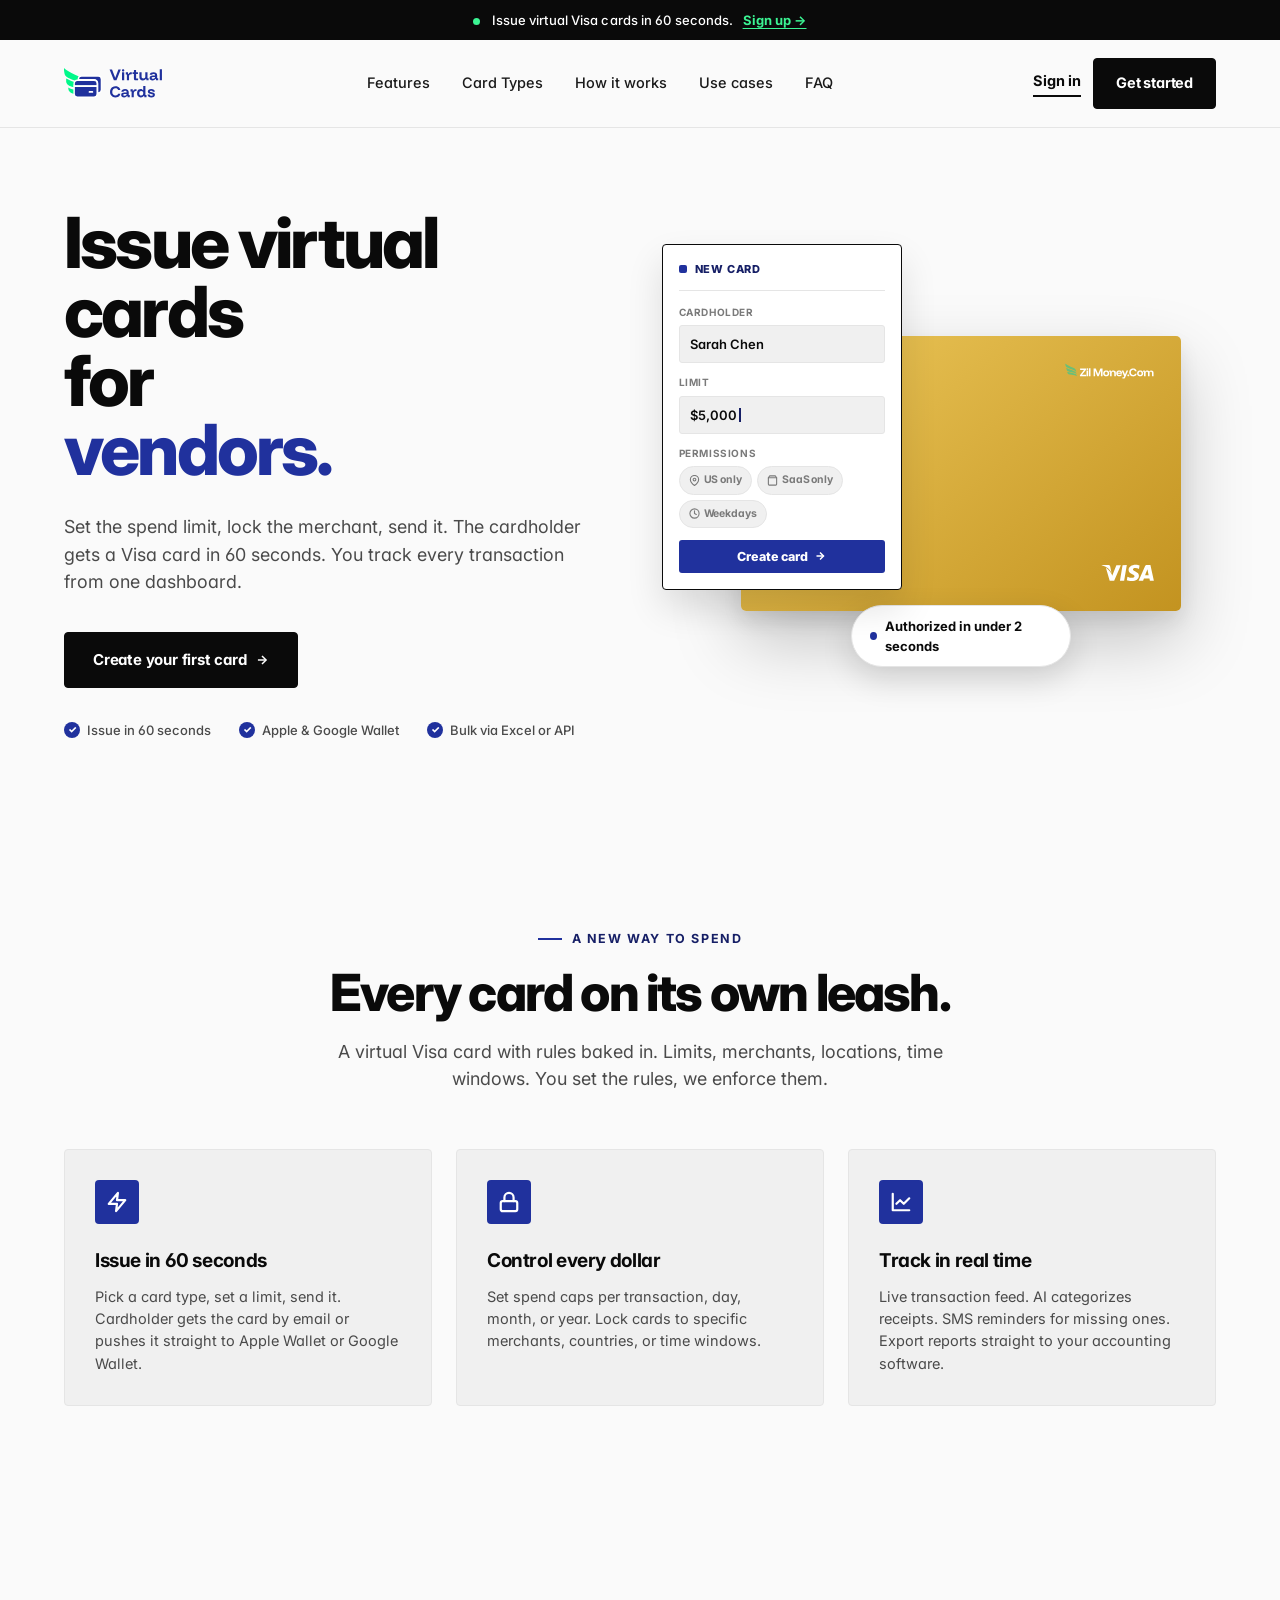
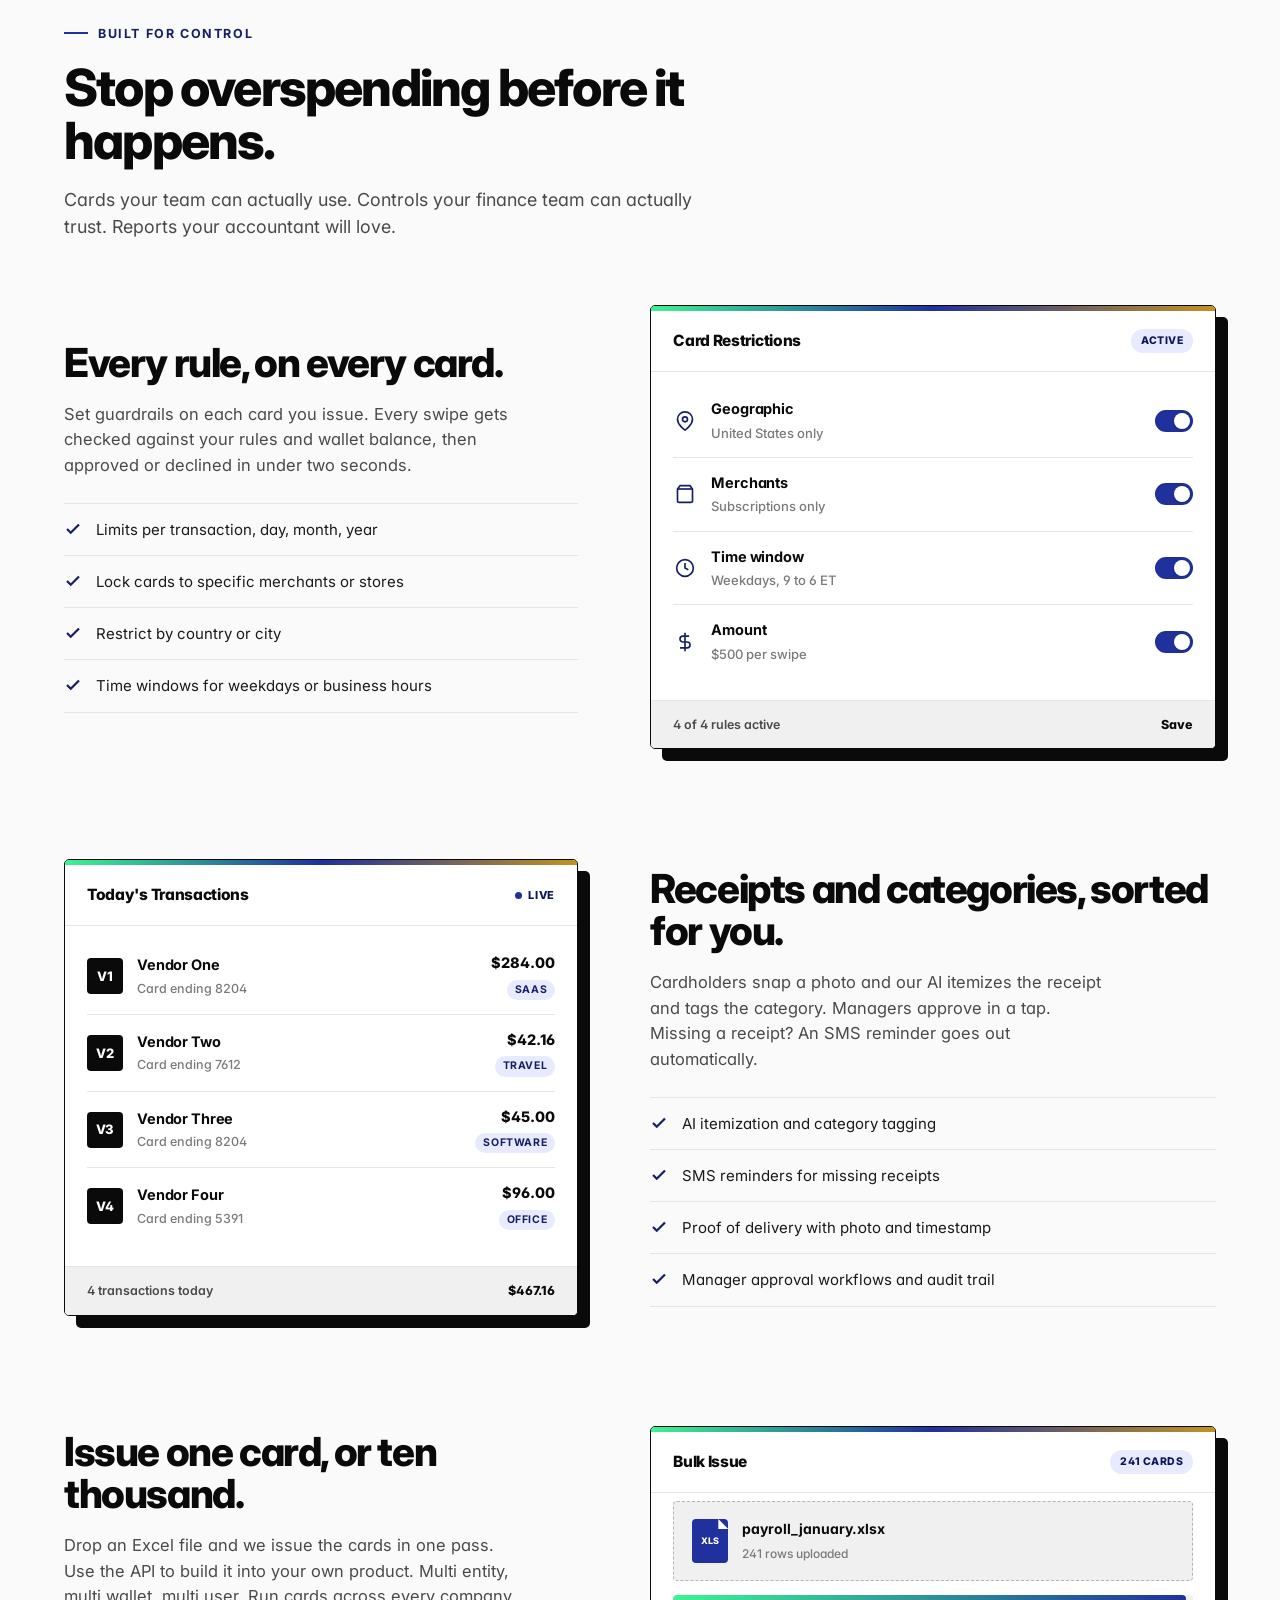
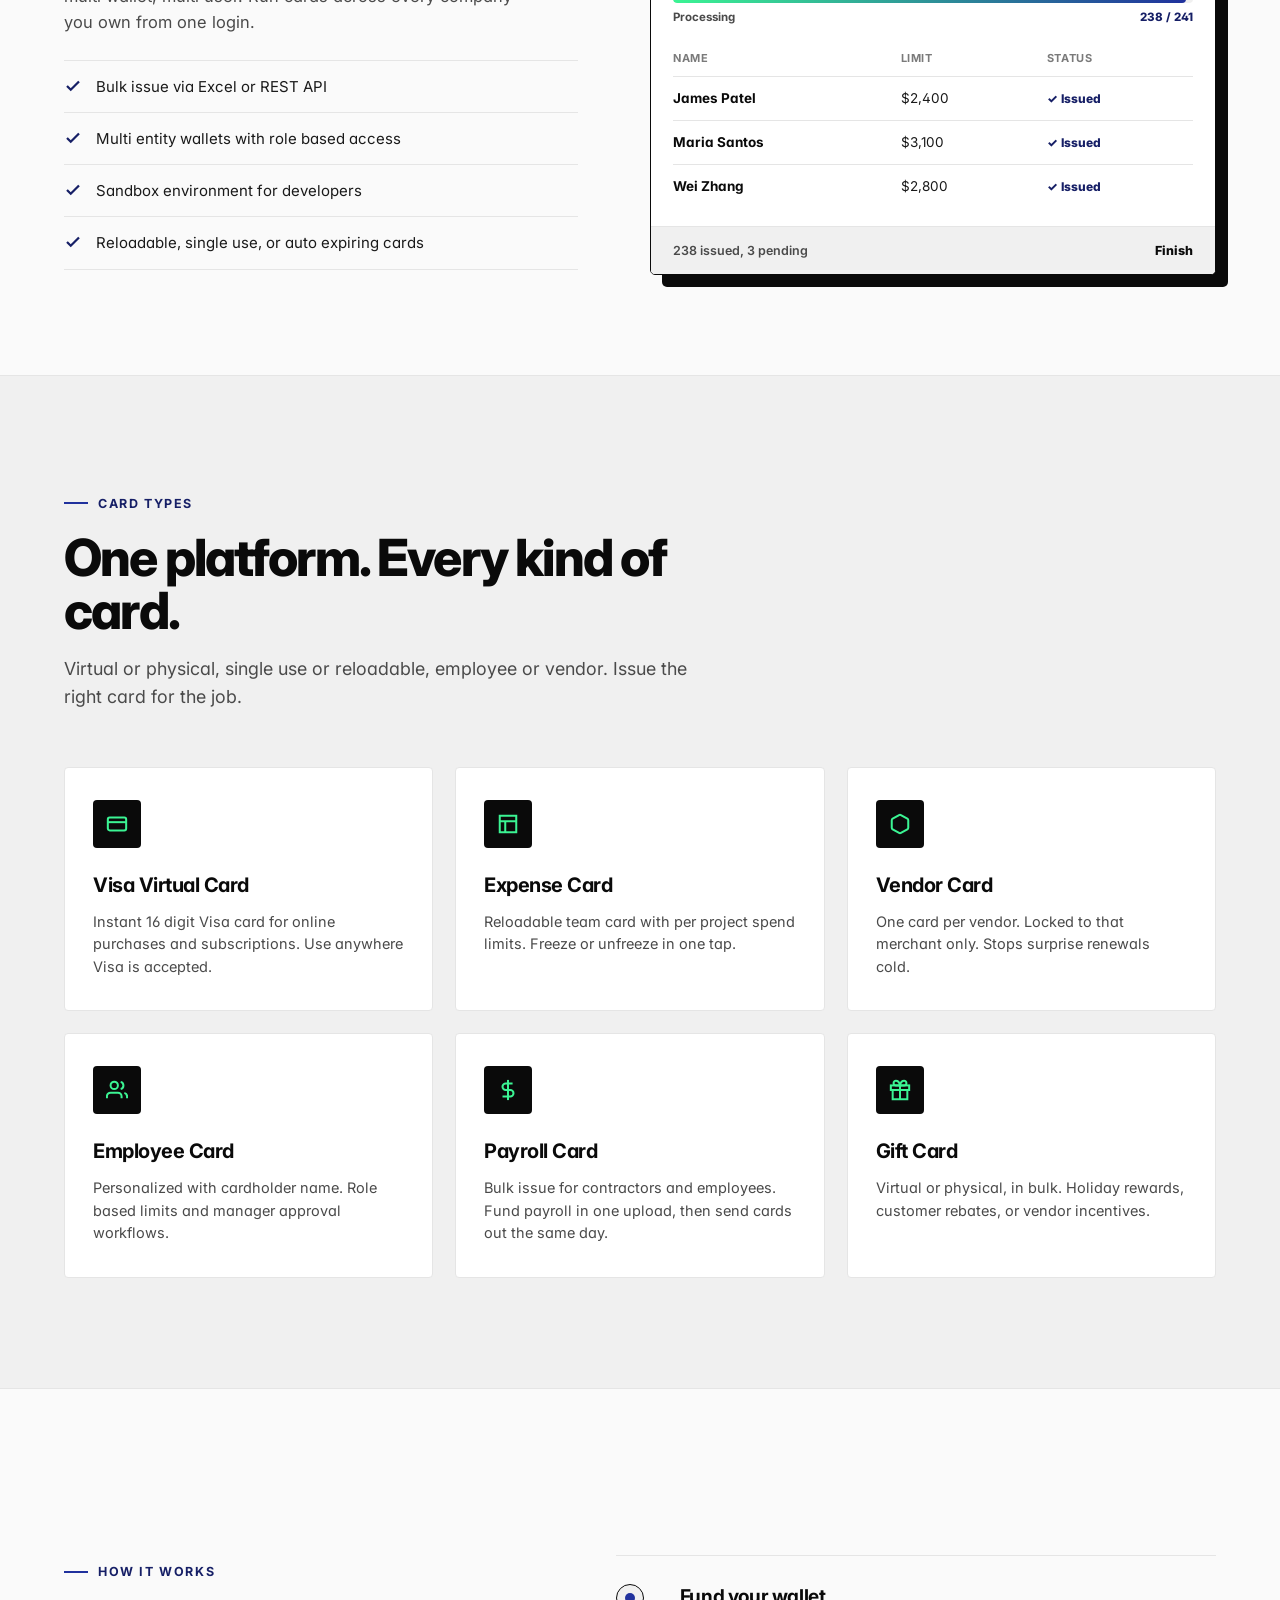
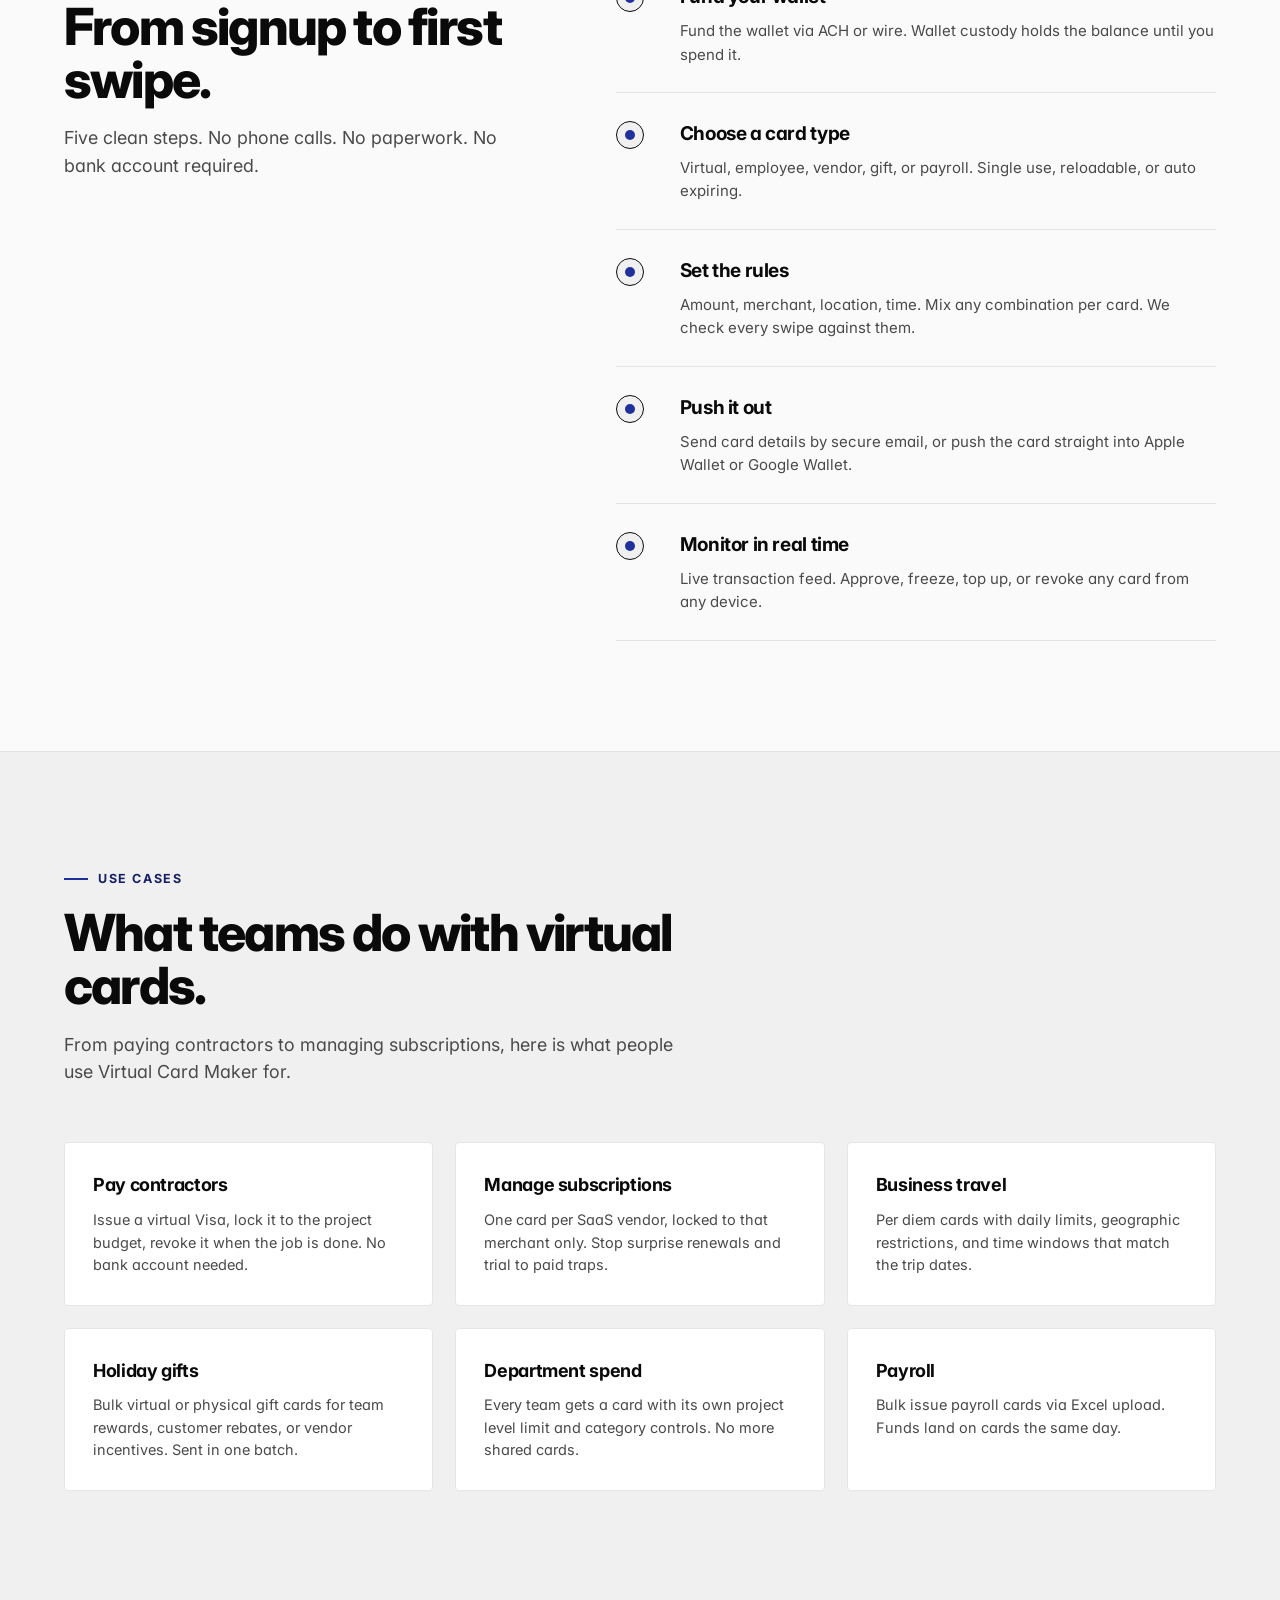
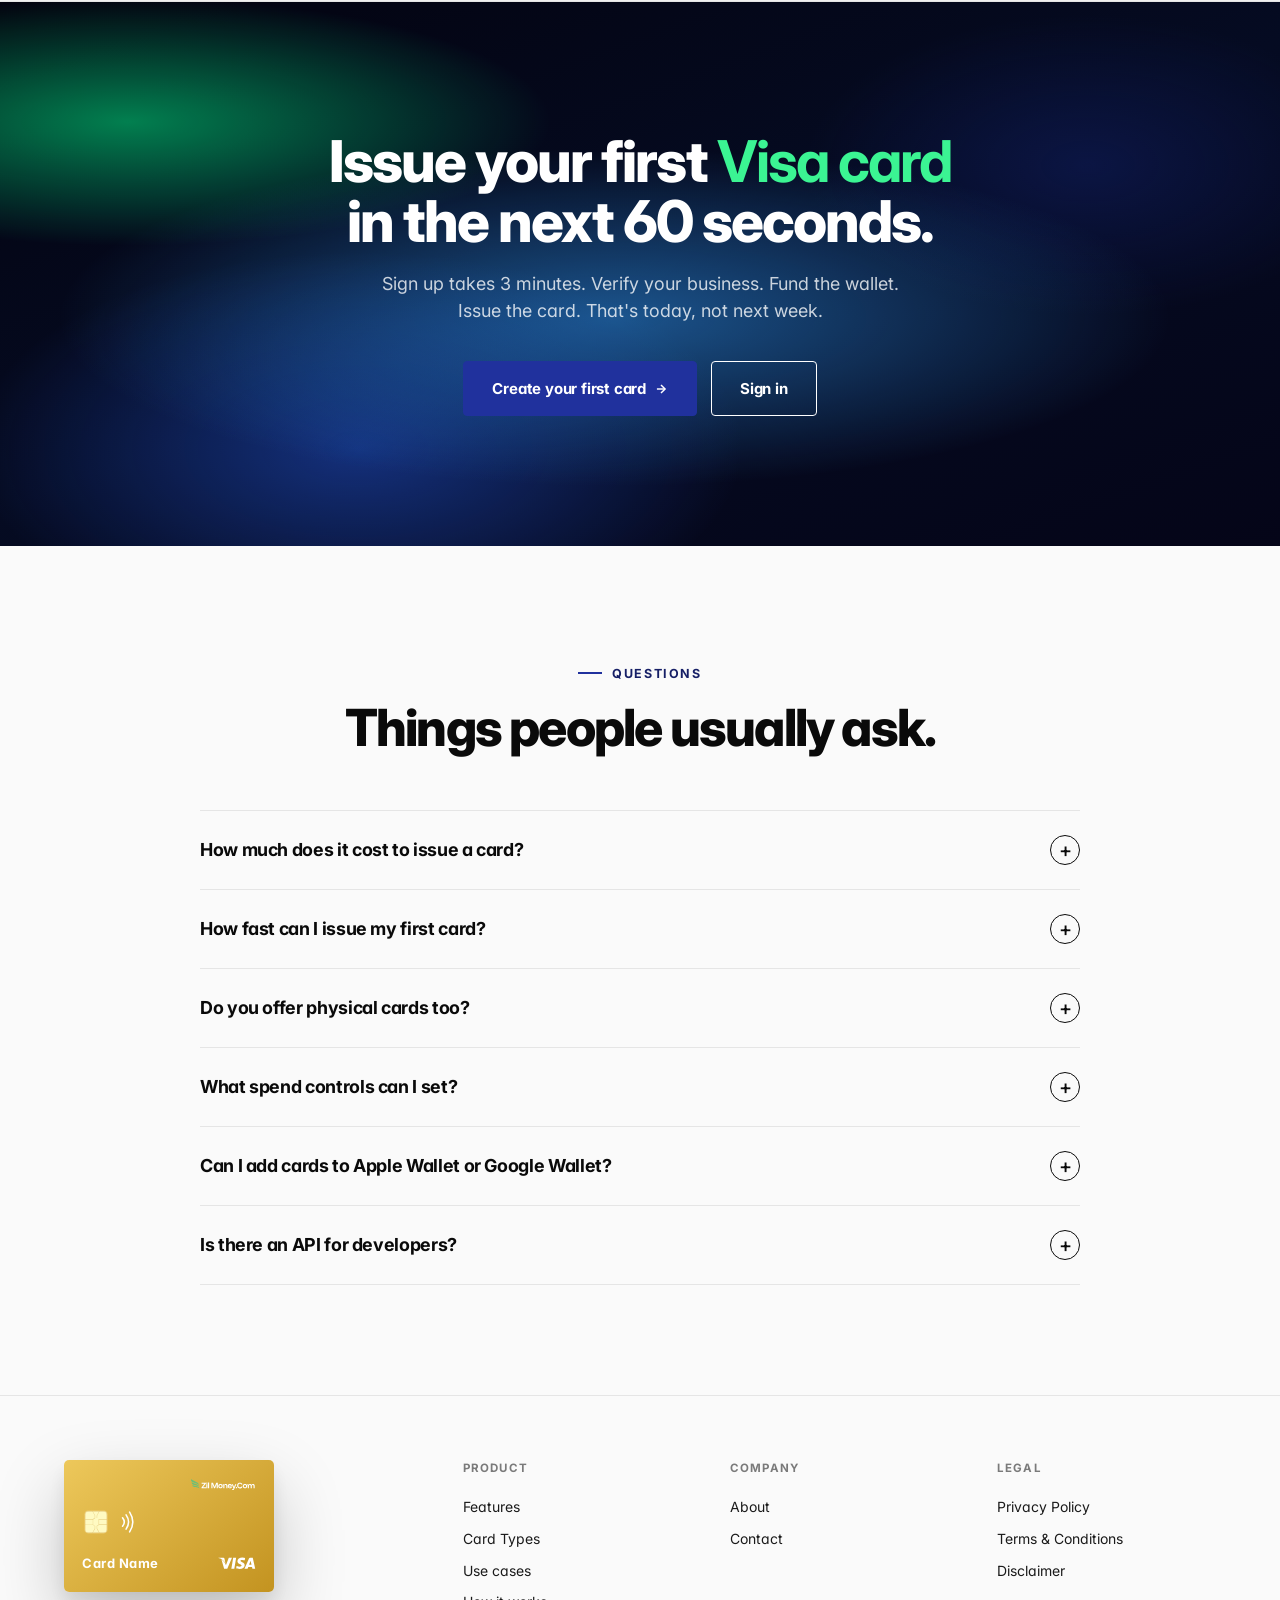
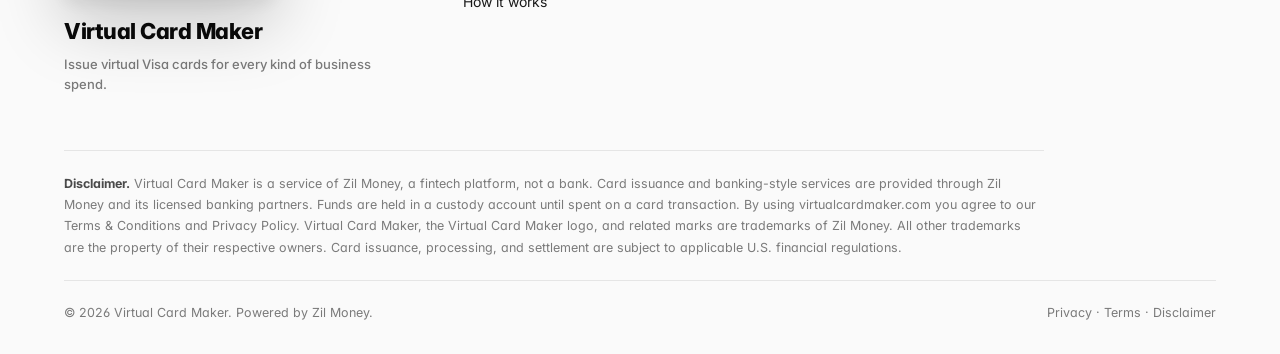
<file: index.html>
<!DOCTYPE html>
<html lang="en">
<head>
<meta charset="UTF-8" />
<meta name="viewport" content="width=device-width, initial-scale=1.0" />
<title>Virtual Card Maker. Issue virtual Visa cards in 60 seconds.</title>
<meta name="description" content="Issue virtual Visa cards for payroll, vendors, subscriptions, and team expenses. Set spend limits, lock merchants, and track every transaction from one dashboard." />
<meta name="google-site-verification" content="fLqF7Zcdxk2ZRZaVAarJKv1bZun5I27BjCkMNfFPQQI" />
<!-- Google tag (gtag.js) -->
<script async src="https://www.googletagmanager.com/gtag/js?id=G-BGXBHG17B0"></script>
<script>
  window.dataLayer = window.dataLayer || [];
  function gtag(){dataLayer.push(arguments);}
  gtag('js', new Date());
  gtag('config', 'G-BGXBHG17B0');
</script>
<link rel="preconnect" href="https://fonts.googleapis.com">
<link rel="preconnect" href="https://fonts.gstatic.com" crossorigin>
<link href="https://fonts.googleapis.com/css2?family=Inter:wght@400;500;600;700;800;900&display=swap" rel="stylesheet">
<style>
  :root {
    --gold:        #20319D; /* Deep Royal Blue - primary brand accent */
    --gold-dark:   #161F66; /* darker royal blue for hover */
    --gold-bright: #3BF493; /* Neon Green - live indicators */
    --gold-deep:   #0E165C; /* deepest royal blue text */
    --gold-tint:   #E8EBFF; /* light blue bg */
    --gold-tint-2: #C5CBFF; /* light blue border */
    --card-1:      #EDC85B; /* Gold - card top */
    --card-2:      #C39320; /* Gold - card bottom */
    --black:       #0A0A0A;
    --ink-1:       #1A1A1A;
    --ink-2:       #4A4A4A;
    --ink-3:       #7A7A7A;
    --ink-4:       #B5B5B5;
    --white:       #FFFFFF;
    --bg:          #FAFAFA;  /* main whiteish background */
    --off-white:   #F0F0F0;  /* lightish gray for alt sections */
    --line:        #E5E5E5;
  }

  *, *::before, *::after { box-sizing: border-box; margin: 0; padding: 0; }
  html { scroll-behavior: smooth; -webkit-text-size-adjust: 100%; }
  body {
    font-family: 'Inter', -apple-system, BlinkMacSystemFont, 'Segoe UI', system-ui, sans-serif;
    font-size: 16px; line-height: 1.55;
    background: var(--bg); color: var(--ink-1);
    -webkit-font-smoothing: antialiased;
    overflow-x: hidden;
    font-feature-settings: 'cv02', 'cv03', 'cv04', 'cv11';
  }
  ::selection { background: var(--gold); color: var(--black); }

  .wrap { width: 90%; max-width: 1500px; margin: 0 auto; }
  .wrap-narrow { width: 90%; max-width: 1100px; margin: 0 auto; }

  /* HIGHLIGHT */
  .hl-line {
    position: relative; color: var(--black); font-weight: 700; display: inline-block;
  }
  .hl-line::after {
    content: ''; position: absolute; left: -2%; right: -2%; bottom: 0.05em;
    height: 0.38em; background: var(--gold); opacity: 0.5; z-index: -1;
  }

  /* ANIMATIONS */
  @keyframes blink { 50% { opacity: 0.3; } }
  @keyframes floatY { 0%, 100% { transform: translateY(0); } 50% { transform: translateY(-8px); } }
  @keyframes contactlessPulse {
    0%, 100% { opacity: 0.25; }
    50% { opacity: 1; }
  }
  .reveal { opacity: 0; transform: translateY(16px); transition: opacity .7s ease, transform .7s ease; }
  .reveal.visible { opacity: 1; transform: translateY(0); }
  @media (prefers-reduced-motion: reduce) { *, *::before, *::after { animation: none !important; transition: none !important; } }

  /* TOP BAR */
  .topbar {
    background: var(--black); color: var(--white);
    font-size: 13px; padding: 10px 0; text-align: center;
    font-weight: 500; letter-spacing: 0.1px;
  }
  .topbar .dot {
    display: inline-block; width: 7px; height: 7px;
    border-radius: 50%; background: var(--gold-bright);
    margin-right: 8px; vertical-align: middle; animation: blink 1.6s infinite;
  }
  .topbar b { color: var(--gold-bright); font-weight: 700; }

  /* NAV */
  nav.nav {
    position: sticky; top: 0; z-index: 50;
    background: rgba(250, 250, 250, 0.88);
    backdrop-filter: blur(10px);
    -webkit-backdrop-filter: blur(10px);
    border-bottom: 1px solid var(--line);
  }
  .nav-inner {
    width: 90%; max-width: 1500px; margin: 0 auto;
    display: flex; align-items: center; justify-content: space-between;
    padding: 18px 0;
  }
  .logo {
    display: inline-flex; align-items: center; gap: 14px;
    text-decoration: none; color: var(--black);
  }
  .logo-svg { height: 30px; width: auto; display: block; }
  .logo-divider { width: 1px; height: 22px; background: var(--line); }
  .logo-product {
    font-weight: 700; color: var(--black);
    font-size: 15px; letter-spacing: -0.3px;
  }
  .nav-links { display: flex; gap: 32px; }
  .nav-links a {
    color: var(--ink-1); text-decoration: none;
    font-size: 14.5px; font-weight: 500; transition: color .15s;
  }
  .nav-links a:hover { color: var(--gold-dark); }
  .nav-cta { display: flex; gap: 12px; align-items: center; }

  /* BUTTONS */
  .btn {
    display: inline-flex; align-items: center; gap: 8px;
    padding: 13px 22px; font-size: 14.5px; font-weight: 700;
    text-decoration: none; cursor: pointer;
    font-family: inherit; letter-spacing: -0.2px;
    transition: all .18s ease;
    border: 1.5px solid var(--black); background: transparent; color: var(--black);
    border-radius: 4px;
  }
  .btn:hover { background: var(--black); color: var(--white); }
  .btn-gold {
    background: var(--black); border-color: var(--black); color: var(--white);
  }
  .btn-gold:hover {
    background: var(--gold); border-color: var(--gold); color: var(--white);
    transform: translateY(-1px);
    box-shadow: 0 12px 28px rgba(32, 49, 157, 0.32);
  }
  .btn-lg { padding: 15px 28px; font-size: 15px; }
  .btn-link {
    background: transparent; border: 0; padding: 0 0 2px 0;
    color: var(--black); font-weight: 700; font-size: 14.5px;
    text-decoration: none; cursor: pointer;
    border-bottom: 2px solid var(--black); font-family: inherit;
  }
  .btn-link:hover { color: var(--gold-dark); border-bottom-color: var(--gold); }

  /* HERO */
  .hero { padding: 80px 0 72px; position: relative; }
  .hero-grid {
    display: grid; grid-template-columns: 1.1fr 1fr;
    gap: 80px; align-items: center;
  }
  .hero-pill {
    display: inline-flex; align-items: center; gap: 8px;
    background: var(--gold-tint); border: 1px solid var(--gold-tint-2);
    padding: 6px 14px 6px 6px; border-radius: 100px;
    font-size: 12.5px; color: var(--gold-deep); font-weight: 600;
    margin-bottom: 28px;
  }
  .hero-pill-chip {
    background: var(--gold); color: var(--white);
    font-size: 10.5px; padding: 3px 10px; border-radius: 100px;
    text-transform: uppercase; font-weight: 800; letter-spacing: 0.6px;
  }
  .pill-dot {
    width: 8px; height: 8px; border-radius: 50%;
    background: var(--gold-bright);
    animation: blink 1.6s infinite;
    display: inline-block;
    box-shadow: 0 0 0 0 var(--gold-bright);
  }

  /* H1 rotating word */
  .rotator {
    display: inline-block;
    position: relative;
    min-width: 11ch;
    height: 1em;
    vertical-align: bottom;
    text-align: left;
    color: var(--gold);
  }
  .rotator-word {
    position: absolute;
    top: 0; left: 0;
    white-space: nowrap;
    opacity: 0;
    transform: translateY(0.5em);
    transition: opacity 0.55s cubic-bezier(0.16, 1, 0.3, 1),
                transform 0.55s cubic-bezier(0.16, 1, 0.3, 1);
  }
  .rotator-word.in {
    opacity: 1;
    transform: translateY(0);
  }
  .rotator-word.out {
    opacity: 0;
    transform: translateY(-0.5em);
  }
  h1 {
    font-size: clamp(38px, 5.5vw, 76px);
    font-weight: 800; line-height: 0.98;
    color: var(--black);
    letter-spacing: -0.04em; margin-bottom: 28px;
  }
  .hero-sub {
    font-size: clamp(16px, 1.4vw, 19px);
    color: var(--ink-2); margin-bottom: 36px; max-width: 540px;
    line-height: 1.55;
  }
  .hero-ctas {
    display: flex; gap: 14px; align-items: center;
    margin-bottom: 32px; flex-wrap: wrap;
  }
  .hero-foot {
    display: flex; gap: 28px; flex-wrap: wrap;
    font-size: 13px; color: var(--ink-2); font-weight: 500;
  }
  .hero-foot span { display: inline-flex; align-items: center; gap: 7px; }
  .hero-foot .ck {
    width: 16px; height: 16px; background: var(--gold); border-radius: 50%;
    display: inline-flex; align-items: center; justify-content: center;
    color: var(--white); font-weight: 800; font-size: 10px;
  }

  /* HERO STAGE */
  .hero-card-wrap {
    display: flex; align-items: center; justify-content: center;
    position: relative;
  }
  .hero-card-stack {
    position: relative; width: 100%; max-width: 440px;
    min-height: 460px;
    display: flex; align-items: center; justify-content: center;
  }
  .visa-card {
    aspect-ratio: 1.6 / 1; width: 100%; padding: 26px;
    border-radius: 5px; color: var(--white);
    position: relative; overflow: hidden;
    background: linear-gradient(140deg, var(--card-1) 0%, var(--card-2) 100%);
    box-shadow: 0 30px 70px rgba(10, 10, 10, 0.22), 0 10px 20px rgba(10, 10, 10, 0.08);
    transition: transform .6s cubic-bezier(0.16, 1, 0.3, 1), box-shadow .8s ease;
    display: flex; flex-direction: column; justify-content: space-between;
  }
  .vc-row1 { display: flex; justify-content: flex-end; align-items: center; position: relative; z-index: 1; }
  .vc-middle { display: flex; align-items: center; position: relative; z-index: 1; }
  .vc-left { display: flex; align-items: center; gap: 12px; }
  .vc-brand { display: inline-flex; align-items: center; }
  .vc-brand svg { height: 18px; width: auto; display: block; }
  .vc-chip { width: 38px; height: 38px; display: block; flex-shrink: 0; }
  .vc-contactless { width: 22px; height: 28px; color: var(--white); display: block; }
  .vc-contactless path { fill: none; stroke: currentColor; stroke-width: 2.2; stroke-linecap: round; }
  .vc-contactless .vc-wave-1 { animation: contactlessPulse 1.6s ease-in-out infinite; }
  .vc-contactless .vc-wave-2 { animation: contactlessPulse 1.6s ease-in-out 0.25s infinite; }
  .vc-contactless .vc-wave-3 { animation: contactlessPulse 1.6s ease-in-out 0.5s infinite; }
  .vc-name { font-size: 16px; font-weight: 700; letter-spacing: 0.5px; position: relative; z-index: 1; }
  .vc-num, .vc-label, .vc-value { display: none !important; }
  .vc-row3 { display: flex; justify-content: space-between; align-items: center; position: relative; z-index: 1; }
  .vc-logo { display: inline-flex; align-items: center; }
  .vc-logo svg { width: 54px; height: auto; display: block; }

  /* SMALL CARD (footer + reuse) */
  .visa-card.small { padding: 18px; }
  .visa-card.small .vc-name { font-size: 13px; }
  .visa-card.small .vc-logo svg { width: 38px; }
  .visa-card.small .vc-chip { width: 28px; height: 28px; }
  .visa-card.small .vc-contactless { width: 17px; height: 22px; }
  .visa-card.small .vc-brand svg { height: 13px; }
  .visa-card.small .vc-left { gap: 9px; }

  /* CREATE FORM (hero animation) */
  .create-form {
    position: absolute; top: 0; left: -18%;
    width: 240px; background: var(--white);
    border: 1.5px solid var(--black); border-radius: 4px;
    padding: 16px; box-shadow: 0 18px 36px rgba(10, 10, 10, 0.12);
    z-index: 4; transform: translateY(-8px) scale(0.95); opacity: 0;
    transition: opacity .35s ease, transform .35s cubic-bezier(0.34, 1.56, 0.64, 1);
    pointer-events: none;
  }
  .create-form.show { opacity: 1; transform: translateY(0) scale(1); }
  .create-form-head {
    display: flex; align-items: center; gap: 8px;
    font-size: 11px; font-weight: 800; color: var(--gold-dark);
    text-transform: uppercase; letter-spacing: 0.8px;
    padding-bottom: 12px; border-bottom: 1px solid var(--line); margin-bottom: 14px;
  }
  .create-form-head::before {
    content: ''; width: 8px; height: 8px; border-radius: 2px; background: var(--gold);
  }
  .create-form-row { margin-bottom: 12px; }
  .create-form-row label {
    display: block; font-size: 10px; color: var(--ink-3);
    font-weight: 700; text-transform: uppercase; letter-spacing: 0.6px;
    margin-bottom: 5px;
  }
  .create-form-input {
    background: var(--off-white); border: 1px solid var(--line);
    border-radius: 3px; padding: 8px 10px;
    font-size: 13px; font-weight: 600; color: var(--black);
    min-height: 34px; display: flex; align-items: center;
    font-family: inherit;
  }
  .create-form-input .cursor {
    display: inline-block; width: 2px; height: 14px;
    background: var(--gold-dark); margin-left: 2px;
    animation: blink 1s infinite;
  }
  .create-form-btn {
    width: 100%; background: var(--gold); color: var(--white);
    border: 0; padding: 9px 12px; border-radius: 3px;
    font-weight: 800; font-size: 12.5px; font-family: inherit;
    letter-spacing: -0.1px; cursor: pointer; margin-top: 4px;
    transition: all .18s ease; display: flex; align-items: center; justify-content: center; gap: 6px;
  }
  .create-form-btn.clicked {
    background: var(--gold-dark); color: var(--white); transform: scale(0.96);
    box-shadow: 0 0 0 4px rgba(32, 49, 157, 0.3);
  }

  /* Permissions row in create form */
  .create-perms { display: flex; gap: 5px; flex-wrap: wrap; margin-top: 4px; }
  .perm {
    display: inline-flex; align-items: center; gap: 4px;
    padding: 5px 9px; background: var(--off-white);
    border: 1px solid var(--line); border-radius: 100px;
    font-size: 10.5px; font-weight: 700; color: var(--ink-3);
    transition: all .35s cubic-bezier(0.34, 1.56, 0.64, 1);
    letter-spacing: -0.1px;
  }
  .perm svg { width: 11px; height: 11px; flex-shrink: 0; }
  .perm.on {
    background: var(--gold-tint); border-color: var(--gold);
    color: var(--gold-deep); transform: scale(1.05);
  }
  .perm.on svg { color: var(--gold-dark); }

  /* CARD TOAST */
  .card-toast {
    position: absolute; top: 6%; right: -10%;
    background: var(--white); border: 1px solid var(--line);
    padding: 12px 16px; border-radius: 4px;
    display: flex; align-items: center; gap: 12px;
    box-shadow: 0 18px 38px rgba(10, 10, 10, 0.12);
    opacity: 0; transform: translateY(-8px) scale(0.94);
    transition: opacity 0.4s ease, transform 0.4s cubic-bezier(0.34, 1.56, 0.64, 1);
    z-index: 5; min-width: 220px; pointer-events: none;
  }
  .card-toast.show { opacity: 1; transform: translateY(0) scale(1); }
  .card-toast-icon {
    width: 34px; height: 34px; border-radius: 4px;
    background: var(--gold); color: var(--white);
    display: flex; align-items: center; justify-content: center;
    flex-shrink: 0;
  }
  .card-toast-icon svg { width: 17px; height: 17px; }
  .card-toast-text strong { display: block; font-size: 13px; color: var(--black); font-weight: 800; line-height: 1.2; margin-bottom: 2px; }
  .card-toast-text span { font-size: 12px; color: var(--ink-2); font-weight: 500; }

  /* Card pulse */
  .visa-card.pulse {
    box-shadow:
      0 30px 70px rgba(10, 10, 10, 0.22),
      0 10px 20px rgba(10, 10, 10, 0.08),
      0 0 0 8px rgba(32, 49, 157, 0.3) !important;
  }

  /* Fade text */
  .fade-el { transition: opacity 0.35s ease, transform 0.35s ease; display: inline-block; }
  .fade-el.fading { opacity: 0; transform: translateY(-6px); }

  .card-bottom-tag {
    position: absolute; bottom: 8%; left: 50%; transform: translateX(-50%);
    background: var(--white); border: 1px solid var(--line);
    padding: 10px 18px; border-radius: 100px;
    font-size: 13px; font-weight: 700; color: var(--black);
    box-shadow: 0 12px 32px rgba(10, 10, 10, 0.14);
    display: flex; align-items: center; gap: 8px;
    animation: floatY 4s ease-in-out infinite;
    z-index: 3;
  }
  .card-bottom-tag .gd { width: 8px; height: 8px; background: var(--gold); border-radius: 50%; animation: blink 1.6s infinite; }

  /* SECTIONS */
  section { padding: 100px 0; }
  .section-eyebrow {
    display: inline-flex; align-items: center; gap: 10px;
    font-size: 12.5px; font-weight: 700; color: var(--gold-dark);
    text-transform: uppercase; letter-spacing: 1.6px; margin-bottom: 18px;
  }
  .section-eyebrow::before {
    content: ''; width: 24px; height: 2px; background: var(--gold);
  }
  h2 {
    font-size: clamp(30px, 4vw, 54px);
    font-weight: 800; color: var(--black);
    line-height: 1.04; letter-spacing: -0.035em;
    margin-bottom: 18px;
  }
  .section-lead {
    font-size: clamp(16px, 1.4vw, 19px); color: var(--ink-2);
    max-width: 640px; line-height: 1.55;
  }

  /* WHY */
  .why-section { padding: 110px 0; }
  .why-grid {
    display: grid; grid-template-columns: repeat(3, 1fr); gap: 24px;
    margin-top: 56px;
  }
  .why {
    padding: 30px; border: 1px solid var(--line); border-radius: 4px;
    background: var(--off-white); transition: all .25s ease;
  }
  .why:hover { background: var(--white); border-color: var(--black); transform: translateY(-3px); box-shadow: 0 14px 36px rgba(10, 10, 10, 0.06); }
  .why-icon {
    width: 44px; height: 44px; border-radius: 4px;
    background: var(--gold); color: var(--white);
    display: flex; align-items: center; justify-content: center; margin-bottom: 22px;
  }
  .why-icon svg { width: 22px; height: 22px; }
  .why h3 {
    font-size: 19px; color: var(--black); font-weight: 700;
    margin-bottom: 10px; letter-spacing: -0.02em;
  }
  .why p { font-size: 14.5px; color: var(--ink-2); line-height: 1.55; }

  /* FEATURES */
  .features { display: flex; flex-direction: column; gap: 110px; margin-top: 64px; }
  .feature {
    display: grid; grid-template-columns: 1fr 1.1fr; gap: 72px;
    align-items: center;
  }
  .feature.reverse { grid-template-columns: 1.1fr 1fr; direction: rtl; }
  .feature.reverse > * { direction: ltr; }
  .feature h3 {
    font-size: clamp(28px, 3.4vw, 40px);
    font-weight: 800; color: var(--black);
    line-height: 1.05; letter-spacing: -0.035em; margin-bottom: 18px;
  }
  .feature p {
    font-size: 16.5px; color: var(--ink-2);
    line-height: 1.55; margin-bottom: 24px; max-width: 460px;
  }
  .feature ul { list-style: none; }
  .feature ul li {
    display: flex; gap: 14px; align-items: flex-start;
    padding: 14px 0; border-top: 1px solid var(--line);
    font-size: 15px; color: var(--ink-1);
  }
  .feature ul li:last-child { border-bottom: 1px solid var(--line); }
  .feature ul li svg {
    width: 18px; height: 18px; color: var(--gold-dark); flex-shrink: 0; margin-top: 2px;
  }

  /* NEW PANEL DESIGN: branded, no mac traffic lights */
  .panel {
    background: var(--white); border: 1.5px solid var(--black);
    border-radius: 5px; overflow: hidden;
    box-shadow: 12px 12px 0 var(--black);
  }
  .panel-stripe {
    height: 5px;
    background: linear-gradient(90deg, var(--gold-bright) 0%, var(--gold) 50%, var(--card-2) 100%);
  }
  .panel-head {
    padding: 18px 22px; border-bottom: 1px solid var(--line);
    display: flex; align-items: center; gap: 12px;
    background: var(--white);
  }
  .panel-head .panel-title {
    font-size: 15.5px; font-weight: 800; color: var(--black);
    letter-spacing: -0.02em; flex: 1;
  }
  .panel-head .panel-sub {
    font-size: 12.5px; color: var(--ink-3); font-weight: 600;
  }
  .panel-head .panel-pill {
    background: var(--gold-tint); color: var(--gold-deep);
    font-size: 10.5px; padding: 4px 10px; border-radius: 100px;
    font-weight: 800; letter-spacing: 0.4px; text-transform: uppercase;
  }
  .panel-head .panel-live {
    display: inline-flex; align-items: center; gap: 6px;
    font-size: 11px; color: var(--gold-deep); font-weight: 800;
    text-transform: uppercase; letter-spacing: 0.8px;
  }
  .panel-head .panel-live::before {
    content: ''; width: 7px; height: 7px; border-radius: 50%;
    background: var(--gold); animation: blink 1.6s infinite;
  }
  .panel-body { padding: 8px 22px 18px; }
  .panel-foot {
    padding: 14px 22px; background: var(--off-white);
    border-top: 1px solid var(--line);
    display: flex; align-items: center; justify-content: space-between;
    font-size: 12.5px; color: var(--ink-2); font-weight: 600;
  }
  .panel-foot strong { color: var(--black); font-weight: 800; }

  /* RESTRICT (redesigned, no boxed icons) */
  .rs-list { padding: 4px 0; }
  .rs {
    display: grid; grid-template-columns: 24px 1fr auto;
    gap: 14px; align-items: center;
    padding: 14px 0; border-bottom: 1px solid var(--line);
  }
  .rs:last-child { border-bottom: none; }
  .rs-icon {
    width: 24px; height: 24px;
    display: flex; align-items: center; justify-content: center;
    color: var(--gold-dark);
  }
  .rs-icon svg { width: 20px; height: 20px; }
  .rs-text strong {
    display: block; font-size: 14.5px; color: var(--black);
    font-weight: 700; letter-spacing: -0.01em;
  }
  .rs-text span {
    font-size: 13px; color: var(--ink-3); font-weight: 500;
    margin-top: 2px; display: block;
  }
  .rs-toggle {
    width: 38px; height: 22px; border-radius: 100px;
    background: var(--gold); position: relative;
    box-shadow: inset 0 1px 2px rgba(0, 0, 0, 0.1);
  }
  .rs-toggle::after {
    content: ''; position: absolute; top: 3px; right: 3px;
    width: 16px; height: 16px; border-radius: 50%;
    background: var(--white); box-shadow: 0 1px 3px rgba(0, 0, 0, 0.2);
  }

  /* TRANSACTIONS (redesigned, no card chrome) */
  .tx-list { padding: 4px 0; }
  .tx {
    display: grid; grid-template-columns: 36px 1fr auto;
    gap: 14px; align-items: center;
    padding: 14px 0; border-bottom: 1px solid var(--line);
  }
  .tx:last-child { border-bottom: none; }
  .tx-avatar {
    width: 36px; height: 36px; border-radius: 4px;
    display: flex; align-items: center; justify-content: center;
    color: var(--white); font-weight: 800; font-size: 13px;
    background: var(--black); letter-spacing: -0.4px;
  }
  .tx-meta strong {
    display: block; font-size: 14.5px; color: var(--black);
    font-weight: 700; letter-spacing: -0.01em;
  }
  .tx-meta span {
    font-size: 12.5px; color: var(--ink-3); font-weight: 500;
    margin-top: 2px; display: block;
  }
  .tx-right { text-align: right; }
  .tx-right .amt {
    font-size: 14.5px; color: var(--black); font-weight: 800; display: block;
  }
  .tx-right .cat {
    font-size: 10.5px; color: var(--gold-dark); font-weight: 700;
    text-transform: uppercase; letter-spacing: 0.6px;
    background: var(--gold-tint); padding: 2px 8px; border-radius: 100px;
    display: inline-block; margin-top: 4px;
  }

  /* BULK UPLOAD (redesigned) */
  .bulk-file {
    background: var(--off-white); border: 1px dashed var(--ink-4);
    border-radius: 4px; padding: 16px 18px;
    display: flex; align-items: center; gap: 14px;
    margin-bottom: 14px;
  }
  .bulk-file-ico {
    width: 36px; height: 44px; background: var(--gold);
    border-radius: 4px; position: relative; flex-shrink: 0;
    display: flex; align-items: center; justify-content: center;
    font-size: 9px; font-weight: 800; color: var(--white);
  }
  .bulk-file-ico::after {
    content: ''; position: absolute; top: 0; right: 0;
    width: 10px; height: 10px; background: var(--white);
    clip-path: polygon(0 0, 100% 100%, 0 100%);
  }
  .bulk-file-meta { flex: 1; }
  .bulk-file-meta strong { display: block; font-size: 14px; color: var(--black); font-weight: 700; }
  .bulk-file-meta span { font-size: 12px; color: var(--ink-3); font-weight: 500; }
  .bulk-progress {
    margin-bottom: 14px;
  }
  .bulk-progress-bar {
    height: 8px; background: var(--off-white); border-radius: 100px; overflow: hidden;
    margin-bottom: 6px;
  }
  .bulk-progress-fill {
    height: 100%; width: 98.7%; background: linear-gradient(90deg, var(--gold-bright), var(--gold));
    border-radius: 100px;
  }
  .bulk-progress-text {
    display: flex; justify-content: space-between;
    font-size: 11.5px; font-weight: 700; color: var(--ink-2);
  }
  .bulk-progress-text strong { color: var(--gold-dark); font-weight: 800; }
  .bulk-row {
    display: grid; grid-template-columns: 1.4fr 0.9fr 0.9fr;
    padding: 11px 0; font-size: 13.5px; color: var(--ink-1); align-items: center;
    border-bottom: 1px solid var(--line);
  }
  .bulk-row:last-child { border-bottom: none; }
  .bulk-row.header {
    font-size: 11px; color: var(--ink-3); font-weight: 700;
    text-transform: uppercase; letter-spacing: 0.6px;
    padding: 9px 0;
  }
  .bulk-row strong { color: var(--black); font-weight: 700; }
  .bulk-row .check {
    color: var(--gold-dark); font-weight: 800; font-size: 12px;
    display: inline-flex; align-items: center; gap: 5px;
  }

  /* CARD TYPES */
  .ctypes-section { background: var(--off-white); border-top: 1px solid var(--line); border-bottom: 1px solid var(--line); padding: 110px 0; }
  .ctypes {
    display: grid; grid-template-columns: repeat(3, 1fr); gap: 22px;
    margin-top: 56px;
  }
  .ct {
    padding: 32px 28px; background: var(--white); border: 1px solid var(--line);
    border-radius: 4px; transition: all .25s ease; cursor: pointer;
    display: flex; flex-direction: column;
  }
  .ct:hover {
    border-color: var(--black); transform: translateY(-4px);
    box-shadow: 0 18px 40px rgba(10, 10, 10, 0.08);
  }
  .ct-icon {
    width: 48px; height: 48px; border-radius: 4px;
    background: var(--black); color: var(--gold-bright);
    display: flex; align-items: center; justify-content: center;
    margin-bottom: 22px; transition: all .25s ease;
  }
  .ct:hover .ct-icon { background: var(--gold); color: var(--white); }
  .ct-icon svg { width: 22px; height: 22px; }
  .ct h4 {
    font-size: 20px; color: var(--black); font-weight: 700;
    margin-bottom: 10px; letter-spacing: -0.025em;
  }
  .ct p { font-size: 14.5px; color: var(--ink-2); line-height: 1.55; }

  /* HOW IT WORKS */
  .how-section { padding: 110px 0; }
  .how-grid {
    display: grid; grid-template-columns: 1.1fr 1.4fr;
    gap: 80px; align-items: start; margin-top: 56px;
  }
  .how-stick { position: sticky; top: 100px; align-self: start; }
  .how-list { list-style: none; }
  .how-list li {
    display: grid; grid-template-columns: 40px 1fr; gap: 24px;
    padding: 26px 0; border-top: 1px solid var(--line); position: relative;
  }
  .how-list li:last-child { border-bottom: 1px solid var(--line); }
  .how-dot {
    width: 28px; height: 28px; border-radius: 50%;
    background: var(--off-white); border: 1.5px solid var(--black);
    display: flex; align-items: center; justify-content: center; margin-top: 2px;
  }
  .how-dot::after {
    content: ''; width: 10px; height: 10px; border-radius: 50%; background: var(--gold);
  }
  .how-text h4 {
    font-size: 19px; color: var(--black); font-weight: 700;
    margin-bottom: 8px; letter-spacing: -0.02em;
  }
  .how-text p { font-size: 15px; color: var(--ink-2); line-height: 1.55; }

  /* USE CASES */
  .uc-section { background: var(--off-white); border-top: 1px solid var(--line); border-bottom: 1px solid var(--line); padding: 110px 0; }
  .uc-grid {
    display: grid; grid-template-columns: repeat(3, 1fr); gap: 22px;
    margin-top: 56px;
  }
  .uc {
    padding: 28px; background: var(--white); border: 1px solid var(--line);
    border-radius: 4px; transition: all .25s ease;
  }
  .uc:hover { border-color: var(--black); transform: translateY(-3px); }
  .uc h4 {
    font-size: 18px; color: var(--black); font-weight: 700;
    margin-bottom: 10px; letter-spacing: -0.02em;
  }
  .uc p { font-size: 14.5px; color: var(--ink-2); line-height: 1.55; }

  /* FINAL CTA: aurora */
  .final {
    background:
      radial-gradient(ellipse 55% 38% at 10% 22%, rgba(0, 248, 137, 0.5) 0%, transparent 60%),
      radial-gradient(ellipse 70% 50% at 48% 58%, rgba(45, 145, 230, 0.55) 0%, transparent 62%),
      radial-gradient(ellipse 50% 60% at 28% 82%, rgba(32, 80, 200, 0.55) 0%, transparent 60%),
      radial-gradient(ellipse 40% 50% at 85% 30%, rgba(15, 28, 90, 0.6) 0%, transparent 55%),
      linear-gradient(160deg, #03030F 0%, #050B22 50%, #050518 100%);
    color: var(--white);
    padding: 130px 0; text-align: center; position: relative; overflow: hidden;
  }
  .final h2 {
    color: var(--white); margin-bottom: 18px; position: relative; z-index: 1;
    font-size: clamp(32px, 4.5vw, 60px); font-weight: 800;
  }
  .final h2 .hl-line { color: var(--gold-bright); }
  .final h2 .hl-line::after { display: none; }
  .final p {
    font-size: clamp(16px, 1.4vw, 19px); color: rgba(255, 255, 255, 0.78);
    max-width: 560px; margin: 0 auto 36px; position: relative; z-index: 1;
  }
  .final-ctas { display: flex; gap: 14px; justify-content: center; flex-wrap: wrap; position: relative; z-index: 1; }
  .final .btn { border-color: var(--white); color: var(--white); }
  .final .btn:hover { background: var(--white); color: var(--black); }
  .final .btn-gold { background: var(--gold); border-color: var(--gold); color: var(--white); }
  .final .btn-gold:hover { background: var(--white); border-color: var(--white); color: var(--black); }

  /* FAQ */
  .faq-section { padding: 110px 0; }
  .faq {
    max-width: 880px; margin: 56px auto 0;
  }
  .faq-item { border-top: 1px solid var(--line); }
  .faq-item:last-child { border-bottom: 1px solid var(--line); }
  .faq-q {
    padding: 24px 0; display: flex; justify-content: space-between; align-items: center;
    font-weight: 700; color: var(--black); font-size: clamp(15px, 1.4vw, 18px);
    cursor: pointer; list-style: none; user-select: none; letter-spacing: -0.02em;
  }
  .faq-q::-webkit-details-marker { display: none; }
  .faq-icon {
    width: 30px; height: 30px; border: 1.5px solid var(--black);
    border-radius: 50%; display: inline-flex; align-items: center; justify-content: center;
    transition: all .25s ease; flex-shrink: 0;
    font-weight: 500; font-size: 20px; line-height: 1; color: var(--black);
    margin-left: 16px;
  }
  .faq-item[open] .faq-icon { background: var(--gold); border-color: var(--gold); transform: rotate(45deg); }
  .faq-a { padding: 0 0 24px; font-size: 15px; color: var(--ink-2); line-height: 1.6; max-width: 720px; }

  /* FOOTER */
  footer { background: var(--bg); border-top: 1px solid var(--line); padding: 64px 0 32px; }
  .footer-grid { display: grid; grid-template-columns: 1.6fr 1fr 1fr 1fr; gap: 48px; margin-bottom: 56px; }
  .footer-brand {
    display: flex; flex-direction: column; gap: 22px;
  }
  .footer-card-display { width: 210px; }
  .footer-product {
    font-size: 22px; font-weight: 800; color: var(--black);
    letter-spacing: -0.5px;
  }
  .footer-product small {
    display: block; font-size: 13px; font-weight: 500;
    color: var(--ink-3); margin-top: 6px; letter-spacing: 0;
  }
  .footer-brand p {
    font-size: 13.5px; color: var(--ink-2);
    max-width: 320px; line-height: 1.6;
  }
  .footer-zm {
    margin-top: 4px; display: inline-flex; align-items: center; gap: 10px;
    font-size: 13px; color: var(--ink-2); font-weight: 600;
    text-decoration: none;
  }
  .footer-zm svg { height: 26px; width: auto; display: block; }
  .footer-zm:hover { color: var(--gold-dark); }
  .footer-grid h5 {
    font-size: 11.5px; color: var(--ink-3); margin-bottom: 18px;
    text-transform: uppercase; letter-spacing: 1.2px; font-weight: 700;
  }
  .footer-grid a {
    display: block; color: var(--ink-1); font-size: 14px;
    text-decoration: none; margin-bottom: 10px; transition: color .15s;
  }
  .footer-grid a:hover { color: var(--gold-dark); }
  .footer-disclaimer {
    margin-top: 8px; padding: 22px 0;
    border-top: 1px solid var(--line);
    font-size: 12.5px; color: var(--ink-3); line-height: 1.7;
    max-width: 980px;
  }
  .footer-disclaimer strong { color: var(--ink-2); font-weight: 700; }
  .footer-bottom {
    padding-top: 22px; border-top: 1px solid var(--line);
    display: flex; justify-content: space-between; align-items: center;
    font-size: 12.5px; color: var(--ink-3); flex-wrap: wrap; gap: 12px;
  }
  .footer-bottom a { color: var(--ink-3); text-decoration: none; }
  .footer-bottom a:hover { color: var(--gold-dark); }

  /* RESPONSIVE */
  @media (max-width: 1024px) {
    .hero-grid { gap: 56px; }
    .feature, .feature.reverse { gap: 48px; }
    .how-grid { gap: 56px; }
    .create-form { left: -10%; width: 220px; }
  }

  @media (max-width: 860px) {
    .nav-links { display: none; }
    .hero { padding: 56px 0 56px; }
    .create-form { display: none; }
    .card-toast { right: 0; top: -4%; }
    .hero-grid, .feature, .feature.reverse, .how-grid, .footer-grid, .why-grid, .ctypes, .uc-grid {
      grid-template-columns: 1fr; gap: 48px;
    }
    .feature.reverse { direction: ltr; }
    .feature.reverse > * { direction: ltr; }
    section { padding: 80px 0; }
    .why-section, .ctypes-section, .how-section, .uc-section, .final, .faq-section { padding: 80px 0; }
    .hero-card-stack { max-width: 380px; margin: 0 auto; min-height: 300px; }
    .footer-grid { grid-template-columns: 1fr 1fr; gap: 36px; }
    .footer-brand { grid-column: 1 / -1; }
    .how-stick { position: static; }
    .why-grid, .ctypes, .uc-grid { grid-template-columns: 1fr 1fr; gap: 16px; }
  }

  @media (max-width: 600px) {
    .topbar { font-size: 12px; padding: 9px 12px; }
    .nav-inner { padding: 14px 0; }
    .nav-cta .btn-link { display: none; }
    .logo-svg { height: 26px; }
    .logo-divider { display: none; }
    .logo-product { font-size: 13.5px; }
    h1 { font-size: clamp(32px, 9vw, 44px); }
    h2 { font-size: 28px; }
    .feature h3 { font-size: 24px; }
    .hero-ctas { width: 100%; flex-direction: column; align-items: stretch; }
    .hero-ctas .btn { width: 100%; justify-content: center; }
    .hero-ctas .btn-link { align-self: center; }
    .hero-foot { gap: 12px; flex-direction: column; align-items: flex-start; }
    .footer-grid { grid-template-columns: 1fr; gap: 32px; }
    .footer-brand { grid-column: auto; }
    .final-ctas { width: 100%; flex-direction: column; }
    .final-ctas .btn { width: 100%; justify-content: center; }
    .panel { box-shadow: 6px 6px 0 var(--black); }
    .why-grid, .ctypes, .uc-grid { grid-template-columns: 1fr; }
    .why, .ct, .uc { padding: 24px; }
    .visa-card { padding: 20px; }
    .vc-row1 { margin-bottom: 30px; }
    .vc-num { letter-spacing: 2px; font-size: 14px; }
    .footer-bottom { flex-direction: column; align-items: flex-start; }
    .nav-cta .btn { padding: 10px 14px; font-size: 13px; }
    .card-toast { top: -8%; right: -2%; min-width: 180px; padding: 10px 12px; }
    .card-toast-icon { width: 30px; height: 30px; }
    .card-toast-text strong { font-size: 12px; }
    .card-toast-text span { font-size: 11px; }
  }

  @media (max-width: 380px) {
    .wrap, .wrap-narrow, .nav-inner { width: 92%; }
    .hero-card-stack { max-width: 280px; }
  }
</style>
</head>
<body>

<!-- TOP BAR -->
<div class="topbar">
  <span class="dot"></span> Issue virtual Visa cards in 60 seconds. <a href="https://live.virtualcardmaker.com/auth/signup" style="color: var(--gold-bright); text-decoration: underline; text-underline-offset: 3px; margin-left: 6px; font-weight: 700;">Sign up &rarr;</a>
</div>

<!-- NAV -->
<nav class="nav">
  <div class="nav-inner">
    <a href="#" class="logo">
      <svg class="logo-svg" viewBox="0 0 133 39" fill="none" xmlns="http://www.w3.org/2000/svg" aria-label="Zil Money">
        <path d="M0 0C1.47298 1.26158 2.16054 1.85323 3.63353 2.90454C10.5776 7.74069 19.3128 10.3177 26.8881 14.5229C30.8862 16.6255 33.103 18.6109 34.1552 23.2366C34.576 24.4982 34.8819 26.3319 34.8819 27.5935C32.3567 23.5985 28.1898 21.288 23.9813 19.6059C18.0894 17.293 11.2847 16.0143 5.81359 13.0706C0.973849 10.5474 0.631281 7.95095 0 2.90454V0Z" fill="#00F889"/>
        <path d="M34.4605 33.731C34.4605 33.731 34.1646 32.0298 33.7573 31.6229C28.0561 24.9079 9.31373 27.39 4.22325 21.082C2.18704 18.8437 3.02054 16.2008 2.81689 13.352C2.81689 13.352 2.90922 13.6478 3.52007 14.0548C3.92727 14.2582 4.72279 14.554 4.92644 14.7575C10.8313 18.4201 17.6005 19.1395 23.9126 21.7847C29.4103 23.8196 34.4605 27.2196 34.4605 33.731Z" fill="#00F889"/>
        <path d="M5.71621 25.2979C6.32528 25.7049 6.80456 26.2964 7.81967 26.7034C14.5197 29.7556 28.6872 28.9393 33.763 34.4333C34.9811 35.6542 33.56 34.5416 33.763 36.373C33.763 36.373 33.2855 36.7798 32.6764 36.373C26.7885 33.3207 19.926 34.9515 13.4291 33.7306C10.5867 33.1202 7.83856 32.363 6.4174 29.5142C6.01135 28.9038 5.71621 28.4235 5.71621 27.4061C5.51319 26.5922 5.71621 25.2979 5.71621 25.2979Z" fill="#00F889"/>
        <path d="M44.5568 10.3915C46.8314 10.3915 48.6831 12.2432 48.6831 14.5177V28.3623C48.6831 30.605 46.8796 32.4416 44.6486 32.4884L43.6845 32.5086V20.0292C43.6845 17.4741 41.6072 15.39 39.0575 15.39H18.665L18.6853 14.4259C18.732 12.1974 20.5662 10.3915 22.7993 10.3915H44.5568Z" fill="#20319D" stroke="white" stroke-width="1.88859"/>
        <path d="M39.0581 15.9029C41.323 15.9029 43.1723 17.757 43.1723 20.0291V23.2308H13.1743V20.0291C13.1743 17.7545 15.026 15.9029 17.3006 15.9029H39.0581Z" fill="#20319D" stroke="white" stroke-width="1.88859"/>
        <path d="M43.1723 23.7437V33.8738C43.1723 36.146 41.323 38 39.0581 38H17.3006C15.026 38 13.1743 36.1484 13.1743 33.8738V23.7437H43.1723ZM33.2224 30.7955C33.0773 30.7955 32.9659 30.9072 32.9659 31.052C32.9659 31.1908 33.0835 31.3084 33.2224 31.3084H36.8247C36.9636 31.3084 37.0811 31.1909 37.0811 31.052C37.0811 30.9072 36.9698 30.7955 36.8247 30.7955H33.2224Z" fill="#20319D" stroke="white" stroke-width="1.88859"/>
        <path d="M64.8332 16L59.2541 2.00909H62.4669L66.5605 12.6836H66.6469L70.6887 2.00909H73.8323L68.2532 16H64.8332ZM75.4449 16V5.63636H78.3122V16H75.4449ZM76.8785 4.61727C76.441 4.61727 76.0667 4.46758 75.7558 4.16818C75.4564 3.85727 75.3067 3.48303 75.3067 3.04545C75.3067 2.60788 75.4564 2.23939 75.7558 1.94C76.0667 1.62909 76.441 1.47364 76.8785 1.47364C77.3161 1.47364 77.6846 1.62909 77.984 1.94C78.2949 2.23939 78.4504 2.60788 78.4504 3.04545C78.4504 3.48303 78.2949 3.85727 77.984 4.16818C77.6846 4.46758 77.3161 4.61727 76.8785 4.61727ZM81.7411 16V8.46909H80.3247V5.63636H83.2265V7.67455H83.952C84.2284 6.94909 84.6659 6.40788 85.2647 6.05091C85.8635 5.69394 86.5371 5.51546 87.2856 5.51546H88.1665V8.00273H87.1647C86.2665 8.00273 85.6044 8.25606 85.1784 8.76273C84.7638 9.26939 84.5565 9.93727 84.5565 10.7664V16H81.7411ZM93.218 16C92.481 16 91.9053 15.8158 91.4907 15.4473C91.0877 15.0673 90.8862 14.4915 90.8862 13.72V7.88182H89.1071V5.63636H90.9207V2.52727H93.7189V5.63636H96.1198V7.88182H93.7534V13.7545H96.3616V16H93.218ZM102.506 16.19C101.066 16.19 99.961 15.81 99.1895 15.05C98.418 14.29 98.0322 13.2536 98.0322 11.9409V5.63636H100.9V11.3882C100.9 12.1367 101.09 12.7009 101.47 13.0809C101.861 13.4494 102.443 13.6336 103.214 13.6336C104.009 13.6336 104.619 13.4321 105.045 13.0291C105.483 12.6261 105.701 12.0503 105.701 11.3018V5.63636H108.569V13.1673H109.985V16H107.083V14.3073H106.358C105.943 14.9176 105.436 15.3839 104.838 15.7064C104.25 16.0288 103.473 16.19 102.506 16.19ZM115.158 16.19C113.937 16.19 112.981 15.8964 112.29 15.3091C111.599 14.7103 111.254 13.9273 111.254 12.96C111.254 11.9352 111.611 11.1464 112.325 10.5936C113.039 10.0409 114.064 9.76455 115.399 9.76455H118.37V9.36727C118.37 8.2503 117.702 7.69182 116.367 7.69182C115.204 7.69182 114.501 8.09485 114.259 8.90091H111.409C111.64 7.76091 112.175 6.89727 113.016 6.31C113.856 5.72273 114.973 5.42909 116.367 5.42909C117.91 5.42909 119.084 5.77455 119.89 6.46545C120.708 7.15636 121.117 8.16394 121.117 9.48818V13.1673H122.464V16H119.562V14.3073H118.837C118.48 14.9061 118.002 15.3724 117.403 15.7064C116.804 16.0288 116.056 16.19 115.158 16.19ZM115.589 14.0136C116.131 14.0136 116.609 13.9158 117.023 13.72C117.438 13.5242 117.766 13.2652 118.008 12.9427C118.249 12.6088 118.37 12.2345 118.37 11.82V11.6645H115.538C114.501 11.6645 113.983 12.0503 113.983 12.8218C113.983 13.2018 114.127 13.4955 114.415 13.7027C114.703 13.91 115.094 14.0136 115.589 14.0136ZM124.474 16V1.49091H127.341V16H124.474ZM66.9405 38.2591C65.5126 38.2591 64.2632 37.9655 63.1923 37.3782C62.1329 36.7794 61.3096 35.9388 60.7223 34.8564C60.1351 33.7624 59.8414 32.49 59.8414 31.0391C59.8414 29.5652 60.1351 28.287 60.7223 27.2045C61.3096 26.1221 62.1329 25.2873 63.1923 24.7C64.2632 24.1012 65.5126 23.8018 66.9405 23.8018C68.092 23.8018 69.1111 24.0033 69.9978 24.4064C70.896 24.7979 71.6272 25.3621 72.1914 26.0991C72.7672 26.8361 73.1299 27.717 73.2796 28.7418H70.2396C70.1129 27.9933 69.756 27.4176 69.1687 27.0145C68.5814 26.6 67.8387 26.3927 66.9405 26.3927C65.6508 26.3927 64.6317 26.8015 63.8832 27.6191C63.1348 28.4367 62.7605 29.5767 62.7605 31.0391C62.7605 32.49 63.1348 33.63 63.8832 34.4591C64.6317 35.2767 65.6508 35.6855 66.9405 35.6855C67.8387 35.6855 68.5814 35.4782 69.1687 35.0636C69.756 34.6491 70.1129 34.0676 70.2396 33.3191H73.2796C73.1299 34.3439 72.7672 35.2306 72.1914 35.9791C71.6272 36.7161 70.896 37.2803 69.9978 37.6718C69.1111 38.0633 68.092 38.2591 66.9405 38.2591ZM78.2177 38.19C76.9971 38.19 76.0413 37.8964 75.3504 37.3091C74.6595 36.7103 74.3141 35.9273 74.3141 34.96C74.3141 33.9352 74.671 33.1464 75.385 32.5936C76.0989 32.0409 77.1238 31.7645 78.4595 31.7645H81.4304V31.3673C81.4304 30.2503 80.7626 29.6918 79.4268 29.6918C78.2638 29.6918 77.5613 30.0948 77.3195 30.9009H74.4695C74.6998 29.7609 75.2353 28.8973 76.0759 28.31C76.9165 27.7227 78.0335 27.4291 79.4268 27.4291C80.9698 27.4291 82.1444 27.7745 82.9504 28.4655C83.768 29.1564 84.1768 30.1639 84.1768 31.4882V35.1673H85.5241V38H82.6223V36.3073H81.8968C81.5398 36.9061 81.062 37.3724 80.4632 37.7064C79.8644 38.0288 79.1159 38.19 78.2177 38.19ZM78.6495 36.0136C79.1907 36.0136 79.6686 35.9158 80.0832 35.72C80.4977 35.5242 80.8259 35.2652 81.0677 34.9427C81.3095 34.6088 81.4304 34.2345 81.4304 33.82V33.6645H78.5977C77.5613 33.6645 77.0432 34.0503 77.0432 34.8218C77.0432 35.2018 77.1871 35.4955 77.475 35.7027C77.7629 35.91 78.1544 36.0136 78.6495 36.0136ZM87.8945 38V30.4691H86.4781V27.6364H89.3799V29.6745H90.1054C90.3818 28.9491 90.8193 28.4079 91.4181 28.0509C92.0169 27.6939 92.6905 27.5155 93.439 27.5155H94.3199V30.0027H93.3181C92.4199 30.0027 91.7578 30.2561 91.3318 30.7627C90.9172 31.2694 90.7099 31.9373 90.7099 32.7664V38H87.8945ZM99.9506 38.2073C98.8912 38.2073 97.9872 37.9827 97.2388 37.5336C96.5018 37.0845 95.9433 36.457 95.5633 35.6509C95.1833 34.8333 94.9933 33.8891 94.9933 32.8182C94.9933 31.7358 95.1776 30.7915 95.546 29.9855C95.9145 29.1679 96.45 28.5403 97.1524 28.1027C97.8663 27.6536 98.7185 27.4291 99.7088 27.4291C100.469 27.4291 101.119 27.573 101.661 27.8609C102.213 28.1373 102.639 28.5345 102.939 29.0527H103.008V23.4909H105.875V35.1673H107.291V38H104.39V36.3073H103.664C103.296 36.9061 102.801 37.3724 102.179 37.7064C101.568 38.0403 100.826 38.2073 99.9506 38.2073ZM100.486 35.72C101.258 35.72 101.868 35.507 102.317 35.0809C102.778 34.6433 103.008 34.0445 103.008 33.2845V32.3518C103.008 31.5918 102.778 30.9988 102.317 30.5727C101.868 30.1352 101.258 29.9164 100.486 29.9164C99.6109 29.9164 98.9545 30.1755 98.5169 30.6936C98.0794 31.2118 97.8606 31.92 97.8606 32.8182C97.8606 33.7164 98.0794 34.4245 98.5169 34.9427C98.9545 35.4609 99.6109 35.72 100.486 35.72ZM113.652 38.2073C112.132 38.2073 110.929 37.8906 110.042 37.2573C109.167 36.6124 108.695 35.7142 108.626 34.5627H111.39C111.482 35.0579 111.718 35.4264 112.098 35.6682C112.489 35.91 113.048 36.0309 113.773 36.0309C114.959 36.0309 115.552 35.7027 115.552 35.0464C115.552 34.7815 115.46 34.5742 115.276 34.4245C115.103 34.2633 114.81 34.1424 114.395 34.0618L112.081 33.6127C110.008 33.2097 108.972 32.2367 108.972 30.6936C108.972 29.7033 109.369 28.9145 110.163 28.3273C110.958 27.7285 112.058 27.4291 113.462 27.4291C114.856 27.4291 115.961 27.7342 116.779 28.3445C117.596 28.9548 118.045 29.807 118.126 30.9009H115.362C115.236 30.4173 115.011 30.0661 114.689 29.8473C114.366 29.6285 113.9 29.5191 113.29 29.5191C112.76 29.5191 112.357 29.5997 112.081 29.7609C111.804 29.9106 111.666 30.1409 111.666 30.4518C111.666 30.6706 111.752 30.8548 111.925 31.0045C112.098 31.1542 112.363 31.2636 112.72 31.3327L115.086 31.7818C116.169 32.0006 116.963 32.3518 117.470 32.8355C117.976 33.3191 118.230 33.9755 118.230 34.8045C118.230 35.8755 117.832 36.7103 117.038 37.3091C116.255 37.9079 115.126 38.2073 113.652 38.2073Z" fill="#20319D"/>
      </svg>
    </a>
    <div class="nav-links">
      <a href="#features">Features</a>
      <a href="#cards">Card Types</a>
      <a href="#how">How it works</a>
      <a href="#use-cases">Use cases</a>
      <a href="#faq">FAQ</a>
    </div>
    <div class="nav-cta">
      <a href="https://live.virtualcardmaker.com/auth/signin" class="btn-link">Sign in</a>
      <a href="https://live.virtualcardmaker.com/auth/signup" class="btn btn-gold">Get started</a>
    </div>
  </div>
</nav>

<!-- HERO -->
<section class="hero">
  <div class="wrap">
    <div class="hero-grid">
      <div class="reveal">
        <h1>Issue virtual cards<br>for <span class="rotator">
          <span class="rotator-word in">vendors.</span>
          <span class="rotator-word">payroll.</span>
          <span class="rotator-word">subscriptions.</span>
          <span class="rotator-word">contractors.</span>
          <span class="rotator-word">your team.</span>
          <span class="rotator-word">gifts.</span>
        </span></h1>
        <p class="hero-sub">Set the spend limit, lock the merchant, send it. The cardholder gets a Visa card in 60 seconds. You track every transaction from one dashboard.</p>
        <div class="hero-ctas">
          <a href="https://live.virtualcardmaker.com/auth/signup" class="btn btn-gold btn-lg">
            Create your first card
            <svg width="14" height="14" viewBox="0 0 24 24" fill="none" stroke="currentColor" stroke-width="2.5"><path d="M5 12h14"/><path d="M12 5l7 7-7 7"/></svg>
          </a>
        </div>
        <div class="hero-foot">
          <span><span class="ck">✓</span> Issue in 60 seconds</span>
          <span><span class="ck">✓</span> Apple &amp; Google Wallet</span>
          <span><span class="ck">✓</span> Bulk via Excel or API</span>
        </div>
      </div>

      <div class="hero-card-wrap reveal">
        <div class="hero-card-stack" id="heroCard">

          <!-- Floating create-card form (typing animation) -->
          <div class="create-form" id="createForm">
            <div class="create-form-head">New Card</div>
            <div class="create-form-row">
              <label>Cardholder</label>
              <div class="create-form-input"><span id="formName"></span><span class="cursor" id="cursor1"></span></div>
            </div>
            <div class="create-form-row">
              <label>Limit</label>
              <div class="create-form-input"><span id="formLimit"></span><span class="cursor" id="cursor2" style="display:none;"></span></div>
            </div>
            <div class="create-form-row">
              <label>Permissions</label>
              <div class="create-perms">
                <div class="perm" id="perm1">
                  <svg viewBox="0 0 24 24" fill="none" stroke="currentColor" stroke-width="2.4" stroke-linecap="round" stroke-linejoin="round"><path d="M21 10c0 7-9 13-9 13s-9-6-9-13a9 9 0 0 1 18 0z"/><circle cx="12" cy="10" r="3"/></svg>
                  <span id="permText1">US only</span>
                </div>
                <div class="perm" id="perm2">
                  <svg viewBox="0 0 24 24" fill="none" stroke="currentColor" stroke-width="2.4" stroke-linecap="round" stroke-linejoin="round"><path d="M6 2L3 6v14a2 2 0 0 0 2 2h14a2 2 0 0 0 2-2V6l-3-4z"/><line x1="3" y1="6" x2="21" y2="6"/></svg>
                  <span id="permText2">SaaS only</span>
                </div>
                <div class="perm" id="perm3">
                  <svg viewBox="0 0 24 24" fill="none" stroke="currentColor" stroke-width="2.4" stroke-linecap="round" stroke-linejoin="round"><circle cx="12" cy="12" r="10"/><polyline points="12 6 12 12 16 14"/></svg>
                  <span id="permText3">Weekdays</span>
                </div>
              </div>
            </div>
            <button class="create-form-btn" id="formBtn">
              Create card
              <svg width="12" height="12" viewBox="0 0 24 24" fill="none" stroke="currentColor" stroke-width="3"><path d="M5 12h14"/><path d="M12 5l7 7-7 7"/></svg>
            </button>
          </div>

          <!-- Floating sent toast -->
          <div class="card-toast" id="cardToast">
            <div class="card-toast-icon">
              <svg viewBox="0 0 24 24" fill="none" stroke="currentColor" stroke-width="3" stroke-linecap="round" stroke-linejoin="round"><polyline points="20 6 9 17 4 12"/></svg>
            </div>
            <div class="card-toast-text">
              <strong>Card sent</strong>
              <span id="toastName">to Sarah Chen</span>
            </div>
          </div>

          <div class="visa-card" id="visaCard">
            <div class="vc-row1">
              <div class="vc-brand" aria-label="Zil Money.Com">
                <svg viewBox="0 0 222.1 44" xmlns="http://www.w3.org/2000/svg" aria-hidden="true">
                  <path fill="#6bbf77" d="M3.14,3.65c1.14.98,2.09,1.57,3.17,2.31,5.37,3.67,12.01,5.73,17.69,8.93,2.96,1.66,4.56,3.24,5.44,6.6.24.93.5,2.01.41,2.96-1.89-3.07-5.08-4.43-8.32-5.65-4.47-1.69-9.36-2.79-13.56-5.1-3.43-1.89-4.35-3.84-4.71-7.68v-.22s-.11-2.14-.11-2.14Z"/>
                  <path fill="#6bbf77" d="M30.86,30.21s-.65-.92-.9-1.21c-4.52-5.32-18.64-3.55-22.67-8.41-1.51-1.82-1.44-4.14-1.63-6.37,0,0,.38.29.81.58.38.26.81.51,1.03.64,4.54,2.78,9.9,3.72,14.82,5.66,4.14,1.64,8.42,4.07,8.53,9.1"/>
                  <path fill="#6bbf77" d="M8.2,23.6c.44.33,1.31.75,2.01,1.06,5.29,2.39,16.02,2.22,19.93,6.57.89.99,1.38,2.3,1.57,3.6,0,0-1.45-1-1.97-1.28-4.53-2.44-10.15-2.07-15.17-3.02-2.24-.43-4.8-.89-5.87-3.16-.2-.42-.37-1.05-.45-1.85-.05-.58-.05-1.92-.05-1.92"/>
                  <path fill="#fff" d="M38.97,34.79v-2.64l9.83-12.7h-9.41v-3.43h14.51v2.64l-9.81,12.7h10.08v3.43h-15.21Z"/>
                  <path fill="#fff" d="M57.07,19.51c-.59,0-1.09-.2-1.5-.61s-.61-.91-.61-1.5.2-1.09.61-1.49.91-.61,1.5-.61,1.09.2,1.5.61c.41.41.61.91.61,1.49s-.21,1.09-.61,1.5c-.41.41-.91.61-1.5.61ZM55.15,34.79v-13.91h3.85v13.91h-3.85Z"/>
                  <path fill="#fff" d="M60.92,34.79V15.32h3.85v19.47h-3.85Z"/>
                  <path fill="#fff" d="M72.36,34.79v-18.78h5.36l5.56,13.24h.09l5.54-13.24h5.33v18.78h-3.92v-13.26h-.09l-5.38,13.26h-3.36l-5.36-13.26h-.09v13.26h-3.69Z"/>
                  <path fill="#fff" d="M103.19,35.07c-1.51,0-2.83-.3-3.95-.89-1.12-.59-1.99-1.44-2.61-2.53-.62-1.09-.93-2.37-.93-3.84s.3-2.74.92-3.83c.61-1.08,1.48-1.92,2.62-2.5,1.14-.59,2.46-.88,3.98-.88s2.82.29,3.93.88c1.1.59,1.96,1.42,2.57,2.5.61,1.08.92,2.36.92,3.85s-.3,2.75-.9,3.84c-.6,1.09-1.46,1.93-2.59,2.52-1.12.59-2.44.88-3.95.88ZM103.19,31.73c1.16,0,2.05-.35,2.67-1.05.62-.7.93-1.66.93-2.86s-.31-2.15-.93-2.84c-.62-.69-1.51-1.03-2.67-1.03s-2.07.34-2.7,1.03c-.63.69-.94,1.63-.94,2.84s.31,2.16.94,2.86c.63.7,1.53,1.05,2.7,1.05Z"/>
                  <path fill="#fff" d="M112.64,34.79v-10.11h-1.9v-3.8h3.89v2.27h.97c.54-.8,1.22-1.43,2.04-1.87s1.84-.66,3.06-.66c1.93,0,3.43.53,4.49,1.59s1.59,2.48,1.59,4.25v8.32h-3.85v-7.6c0-1.02-.27-1.8-.82-2.33-.55-.53-1.35-.8-2.4-.8s-1.85.27-2.4.8c-.55.53-.82,1.31-.82,2.33v7.6h-3.85Z"/>
                  <path fill="#fff" d="M135.08,35.07c-1.5,0-2.81-.3-3.92-.89s-1.97-1.44-2.57-2.53c-.6-1.09-.9-2.38-.9-3.86s.29-2.76.88-3.84c.59-1.07,1.43-1.9,2.52-2.48,1.09-.58,2.38-.87,3.86-.87s2.7.28,3.74.83,1.84,1.35,2.4,2.39c.56,1.04.83,2.27.83,3.71v1.3h-10.55c.15,1.04.55,1.82,1.18,2.36.63.54,1.47.81,2.5.81.82,0,1.47-.14,1.95-.42.48-.28.82-.7,1.02-1.28h3.85c-.31,1.48-1.06,2.65-2.25,3.49-1.19.84-2.7,1.26-4.54,1.26ZM131.46,26.28h6.77c-.12-.88-.46-1.54-1.02-1.98-.56-.44-1.31-.66-2.25-.66s-1.71.22-2.31.67c-.59.45-.99,1.11-1.19,1.97Z"/>
                  <path fill="#fff" d="M142.93,40.35v-3.08h3.06l1.09-2.6-6-13.79h4.08l3.89,9.37h.09l3.8-9.37h3.94l-5.96,13.91-1.14,2.69c-.39.91-.84,1.62-1.34,2.12-.51.5-1.29.75-2.34.75h-3.18Z"/>
                  <path fill="#fff" d="M157.28,35.07c-.65,0-1.2-.23-1.66-.68-.46-.46-.68-1.01-.68-1.66s.23-1.2.68-1.66c.46-.46,1.01-.68,1.66-.68s1.2.23,1.66.68.68,1.01.68,1.66-.23,1.2-.68,1.66-1.01.68-1.66.68Z"/>
                  <path fill="#fff" d="M169.05,35.14c-1.92,0-3.59-.4-5.02-1.19-1.43-.8-2.54-1.92-3.33-3.39-.79-1.46-1.18-3.16-1.18-5.11s.39-3.69,1.18-5.15c.79-1.45,1.9-2.58,3.33-3.37,1.43-.8,3.1-1.19,5.02-1.19,1.54,0,2.92.27,4.11.8,1.2.53,2.18,1.29,2.94,2.28.76.99,1.25,2.17,1.45,3.55h-4.08c-.17-1-.65-1.78-1.44-2.33-.79-.55-1.78-.82-2.99-.82-1.73,0-3.1.55-4.1,1.65s-1.51,2.63-1.51,4.59.5,3.47,1.51,4.58,2.37,1.66,4.1,1.66c1.2,0,2.2-.28,2.99-.83.79-.56,1.27-1.34,1.44-2.34h4.08c-.2,1.38-.68,2.56-1.45,3.56-.77,1-1.75,1.76-2.94,2.28s-2.57.79-4.11.79Z"/>
                  <path fill="#fff" d="M186.19,35.07c-1.52,0-2.83-.3-3.95-.89-1.12-.59-1.99-1.44-2.61-2.53-.62-1.09-.93-2.37-.93-3.84s.3-2.74.92-3.83c.61-1.08,1.48-1.92,2.62-2.5,1.14-.59,2.46-.88,3.98-.88s2.82.29,3.93.88c1.1.59,1.96,1.42,2.57,2.5.61,1.08.92,2.36.92,3.85s-.3,2.75-.9,3.84c-.6,1.09-1.46,1.93-2.58,2.52-1.12.59-2.44.88-3.95.88ZM186.19,31.73c1.16,0,2.05-.35,2.67-1.05.62-.7.93-1.66.93-2.86s-.31-2.15-.93-2.84c-.62-.69-1.51-1.03-2.67-1.03s-2.08.34-2.7,1.03-.94,1.63-.94,2.84.31,2.16.94,2.86,1.53,1.05,2.7,1.05Z"/>
                  <path fill="#fff" d="M195.64,34.79v-10.11h-1.9v-3.8h3.89v2.27h1.02c.5-.8,1.14-1.43,1.92-1.87.79-.44,1.76-.66,2.92-.66s2.07.2,2.86.59c.8.39,1.43.98,1.91,1.75h.09c1.07-1.56,2.65-2.34,4.75-2.34,1.79,0,3.21.52,4.27,1.57,1.05,1.04,1.58,2.45,1.58,4.23v8.37h-3.85v-7.63c0-2.07-.98-3.11-2.94-3.11s-2.94,1.04-2.94,3.11v7.63h-3.85v-7.63c0-2.07-1-3.11-2.99-3.11-.96,0-1.68.25-2.17.76s-.73,1.29-.73,2.34v7.63h-3.85Z"/>
                </svg>
              </div>
            </div>
            <div class="vc-middle">
              <div class="vc-left">
                <svg class="vc-chip" viewBox="0 0 30.7 30.2" aria-hidden="true">
                  <path fill="#EECB74" d="M2.7,6.5v17.2c0,2.2,1.8,4,4,4H24c2.2,0,4-1.8,4-4V6.5c0-2.2-1.8-4-4-4H6.7C4.5,2.5,2.7,4.3,2.7,6.5z"/>
                  <path fill="#FFFAC2" d="M3.3,7.1v16.1c0,2.2,1.8,4,4,4h16.1c2.2,0,4-1.8,4-4V7.1c0-2.2-1.8-4-4-4H7.3C5.1,3.1,3.3,4.9,3.3,7.1z"/>
                  <path fill="#E2C675" d="M24.4,3.1H6.3c-1.6,0-3,1.7-3,3.9v16.3c0,2.1,1.3,3.9,3,3.9h18.2c1.6,0,3-1.7,3-3.9V7C27.4,4.8,26,3.1,24.4,3.1 M18.7,17.9v-5.6H27v5.6H18.7z M18.3,12.2V18l-2.1,1.3v3.1l2.4,4.3h-6.7l2.5-4.3v-3L12.2,18l0-5.7l2.2-1.4v-3l-2.5-4.3h6.7l-2.4,4.3v2.8l0.4,0V8l2.5-4.5h5.3C25.8,3.6,27,5.1,27,7v4.9h-8.7L18.3,12.2z M6.3,3.6h5.2L14,8v2.6l-2,1.3h-0.2H3.7V7C3.7,5.1,4.8,3.6,6.3,3.6 M11.9,12.4V18l-8.2,0v-5.6H11.9z M3.7,23.3v-4.8h8.2v0h0.2l1.9,1.1v2.6l-2.5,4.5H6.3C4.8,26.7,3.7,25.1,3.7,23.3 M24.4,26.7h-5.3l-2.5-4.5v-2.6l1.9-1.2H27v4.9C27,25.1,25.8,26.7,24.4,26.7"/>
                </svg>
                <svg class="vc-contactless" viewBox="0 0 24 30" fill="none" aria-hidden="true">
                  <path class="vc-wave vc-wave-1" d="M5 9 Q10 15 5 21"/>
                  <path class="vc-wave vc-wave-2" d="M10 5 Q17 15 10 25"/>
                  <path class="vc-wave vc-wave-3" d="M15 1 Q24 15 15 29"/>
                </svg>
              </div>
            </div>
            <div class="vc-row3">
              <div>
                <div class="vc-name fade-el" id="vcName">Card Name</div>
                <div class="vc-num">4485 •••• •••• <span class="fade-el" id="vcDigits">8204</span></div>
                <div class="vc-label" id="vcRole">Marketing Team</div>
                <div class="vc-value fade-el" id="vcLimit">$5,000 / month</div>
              </div>
              <div class="vc-logo" aria-label="Visa">
                <svg viewBox="0 0 43 14" fill="none" xmlns="http://www.w3.org/2000/svg" aria-hidden="true">
                  <path d="M39.3513 0.882812H36.7444C35.9292 0.882812 35.3158 1.10956 34.9688 1.91129L29.9648 13.3217H33.516C33.516 13.3217 34.1052 11.7911 34.2263 11.4672H38.5523C38.6572 11.8964 38.9639 13.3217 38.9639 13.3217H42.1034L39.3513 0.882812ZM35.1948 8.91626C35.4692 8.20361 36.5184 5.42592 36.5184 5.42592C36.5184 5.42592 36.8089 4.69708 36.9784 4.25168L37.2044 5.32064C37.2044 5.32064 37.8582 8.28459 37.9873 8.91626H35.1948Z" fill="white"/>
                  <path d="M25.4615 4.3394C25.4535 4.91437 26.1879 5.30309 27.3663 5.87806C29.3113 6.76887 30.2153 7.83783 30.1911 9.26312C30.1749 11.8465 27.8667 13.5147 24.3235 13.5147C22.8062 13.4985 21.3534 13.1908 20.5625 12.8506L21.0387 10.0648L21.4664 10.2592C22.5721 10.7208 23.2985 10.9152 24.6464 10.9152C25.6149 10.9152 26.656 10.5345 26.6722 9.70042C26.6802 9.14974 26.2283 8.76103 24.9208 8.15366C23.6294 7.56249 21.9345 6.56641 21.9588 4.7848C21.9749 2.37153 24.3316 0.670898 27.6649 0.670898C28.9724 0.670898 30.0297 0.946238 30.6915 1.19728L30.2314 3.8859L29.9247 3.74823C29.2952 3.49718 28.4962 3.26233 27.3905 3.27043C26.0749 3.26233 25.4615 3.82111 25.4615 4.3394Z" fill="white"/>
                  <path d="M20.5465 0.888672L18.44 13.3195H15.0664L15.478 10.9062L16.1479 6.93805L17.1648 0.89677L20.5465 0.888672Z" fill="white"/>
                  <path d="M8.42484 7.2939C7.29492 4.41902 4.59924 2.03005 0.523438 1.04206L0.563794 0.791016H5.8018C6.51204 0.823409 7.08508 1.04206 7.27878 1.80329L8.42484 7.2939Z" fill="white"/>
                  <path d="M15.8032 0.90625L10.4845 13.3127H6.9172L3.89062 2.947C6.06169 4.348 7.90992 6.56691 8.56366 8.10558L8.91879 9.3932L12.2278 0.90625H15.8032Z" fill="white"/>
                </svg>
              </div>
            </div>
          </div>

          <div class="card-bottom-tag">
            <span class="gd"></span> Authorized in under 2 seconds
          </div>
        </div>
      </div>
    </div>
  </div>
</section>

<!-- WHY -->
<section class="why-section">
  <div class="wrap">
    <div style="text-align:center; max-width: 720px; margin: 0 auto;" class="reveal">
      <div class="section-eyebrow">A new way to spend</div>
      <h2>Every card on its own leash.</h2>
      <p class="section-lead" style="margin: 18px auto 0;">A virtual Visa card with rules baked in. Limits, merchants, locations, time windows. You set the rules, we enforce them.</p>
    </div>
    <div class="why-grid">
      <div class="why reveal">
        <div class="why-icon">
          <svg viewBox="0 0 24 24" fill="none" stroke="currentColor" stroke-width="2.4" stroke-linecap="round" stroke-linejoin="round"><polygon points="13 2 3 14 12 14 11 22 21 10 12 10 13 2"/></svg>
        </div>
        <h3>Issue in 60 seconds</h3>
        <p>Pick a card type, set a limit, send it. Cardholder gets the card by email or pushes it straight to Apple Wallet or Google Wallet.</p>
      </div>
      <div class="why reveal">
        <div class="why-icon">
          <svg viewBox="0 0 24 24" fill="none" stroke="currentColor" stroke-width="2.4" stroke-linecap="round" stroke-linejoin="round"><rect x="3" y="11" width="18" height="11" rx="2"/><path d="M7 11V7a5 5 0 0 1 10 0v4"/></svg>
        </div>
        <h3>Control every dollar</h3>
        <p>Set spend caps per transaction, day, month, or year. Lock cards to specific merchants, countries, or time windows.</p>
      </div>
      <div class="why reveal">
        <div class="why-icon">
          <svg viewBox="0 0 24 24" fill="none" stroke="currentColor" stroke-width="2.4" stroke-linecap="round" stroke-linejoin="round"><path d="M3 3v18h18"/><path d="M7 14l4-4 4 4 6-6"/></svg>
        </div>
        <h3>Track in real time</h3>
        <p>Live transaction feed. AI categorizes receipts. SMS reminders for missing ones. Export reports straight to your accounting software.</p>
      </div>
    </div>
  </div>
</section>

<!-- FEATURES -->
<section id="features">
  <div class="wrap">
    <div style="max-width: 720px;" class="reveal">
      <div class="section-eyebrow">Built for control</div>
      <h2>Stop overspending before it happens.</h2>
      <p class="section-lead">Cards your team can actually use. Controls your finance team can actually trust. Reports your accountant will love.</p>
    </div>

    <div class="features">

      <!-- Feature: Spend Controls -->
      <div class="feature reveal">
        <div>
          <h3>Every rule, on every card.</h3>
          <p>Set guardrails on each card you issue. Every swipe gets checked against your rules and wallet balance, then approved or declined in under two seconds.</p>
          <ul>
            <li><svg viewBox="0 0 24 24" fill="none" stroke="currentColor" stroke-width="3"><polyline points="20 6 9 17 4 12"/></svg> Limits per transaction, day, month, year</li>
            <li><svg viewBox="0 0 24 24" fill="none" stroke="currentColor" stroke-width="3"><polyline points="20 6 9 17 4 12"/></svg> Lock cards to specific merchants or stores</li>
            <li><svg viewBox="0 0 24 24" fill="none" stroke="currentColor" stroke-width="3"><polyline points="20 6 9 17 4 12"/></svg> Restrict by country or city</li>
            <li><svg viewBox="0 0 24 24" fill="none" stroke="currentColor" stroke-width="3"><polyline points="20 6 9 17 4 12"/></svg> Time windows for weekdays or business hours</li>
          </ul>
        </div>
        <div class="panel">
          <div class="panel-stripe"></div>
          <div class="panel-head">
            <div class="panel-title">Card Restrictions</div>
            <div class="panel-pill">Active</div>
          </div>
          <div class="panel-body">
            <div class="rs-list">
              <div class="rs">
                <div class="rs-icon">
                  <svg viewBox="0 0 24 24" fill="none" stroke="currentColor" stroke-width="2"><path d="M21 10c0 7-9 13-9 13s-9-6-9-13a9 9 0 0 1 18 0z"/><circle cx="12" cy="10" r="3"/></svg>
                </div>
                <div class="rs-text">
                  <strong>Geographic</strong>
                  <span>United States only</span>
                </div>
                <div class="rs-toggle"></div>
              </div>
              <div class="rs">
                <div class="rs-icon">
                  <svg viewBox="0 0 24 24" fill="none" stroke="currentColor" stroke-width="2"><path d="M6 2L3 6v14a2 2 0 0 0 2 2h14a2 2 0 0 0 2-2V6l-3-4z"/><line x1="3" y1="6" x2="21" y2="6"/></svg>
                </div>
                <div class="rs-text">
                  <strong>Merchants</strong>
                  <span>Subscriptions only</span>
                </div>
                <div class="rs-toggle"></div>
              </div>
              <div class="rs">
                <div class="rs-icon">
                  <svg viewBox="0 0 24 24" fill="none" stroke="currentColor" stroke-width="2"><circle cx="12" cy="12" r="10"/><polyline points="12 6 12 12 16 14"/></svg>
                </div>
                <div class="rs-text">
                  <strong>Time window</strong>
                  <span>Weekdays, 9 to 6 ET</span>
                </div>
                <div class="rs-toggle"></div>
              </div>
              <div class="rs">
                <div class="rs-icon">
                  <svg viewBox="0 0 24 24" fill="none" stroke="currentColor" stroke-width="2"><line x1="12" y1="1" x2="12" y2="23"/><path d="M17 5H9.5a3.5 3.5 0 0 0 0 7h5a3.5 3.5 0 0 1 0 7H6"/></svg>
                </div>
                <div class="rs-text">
                  <strong>Amount</strong>
                  <span>$500 per swipe</span>
                </div>
                <div class="rs-toggle"></div>
              </div>
            </div>
          </div>
          <div class="panel-foot">
            <span>4 of 4 rules active</span>
            <strong>Save</strong>
          </div>
        </div>
      </div>

      <!-- Feature: AI Tracking -->
      <div class="feature reverse reveal">
        <div>
          <h3>Receipts and categories, sorted for you.</h3>
          <p>Cardholders snap a photo and our AI itemizes the receipt and tags the category. Managers approve in a tap. Missing a receipt? An SMS reminder goes out automatically.</p>
          <ul>
            <li><svg viewBox="0 0 24 24" fill="none" stroke="currentColor" stroke-width="3"><polyline points="20 6 9 17 4 12"/></svg> AI itemization and category tagging</li>
            <li><svg viewBox="0 0 24 24" fill="none" stroke="currentColor" stroke-width="3"><polyline points="20 6 9 17 4 12"/></svg> SMS reminders for missing receipts</li>
            <li><svg viewBox="0 0 24 24" fill="none" stroke="currentColor" stroke-width="3"><polyline points="20 6 9 17 4 12"/></svg> Proof of delivery with photo and timestamp</li>
            <li><svg viewBox="0 0 24 24" fill="none" stroke="currentColor" stroke-width="3"><polyline points="20 6 9 17 4 12"/></svg> Manager approval workflows and audit trail</li>
          </ul>
        </div>
        <div class="panel">
          <div class="panel-stripe"></div>
          <div class="panel-head">
            <div class="panel-title">Today's Transactions</div>
            <div class="panel-live">Live</div>
          </div>
          <div class="panel-body">
            <div class="tx-list">
              <div class="tx">
                <div class="tx-avatar">V1</div>
                <div class="tx-meta">
                  <strong>Vendor One</strong>
                  <span>Card ending 8204</span>
                </div>
                <div class="tx-right">
                  <span class="amt">$284.00</span>
                  <span class="cat">SaaS</span>
                </div>
              </div>
              <div class="tx">
                <div class="tx-avatar">V2</div>
                <div class="tx-meta">
                  <strong>Vendor Two</strong>
                  <span>Card ending 7612</span>
                </div>
                <div class="tx-right">
                  <span class="amt">$42.16</span>
                  <span class="cat">Travel</span>
                </div>
              </div>
              <div class="tx">
                <div class="tx-avatar">V3</div>
                <div class="tx-meta">
                  <strong>Vendor Three</strong>
                  <span>Card ending 8204</span>
                </div>
                <div class="tx-right">
                  <span class="amt">$45.00</span>
                  <span class="cat">Software</span>
                </div>
              </div>
              <div class="tx">
                <div class="tx-avatar">V4</div>
                <div class="tx-meta">
                  <strong>Vendor Four</strong>
                  <span>Card ending 5391</span>
                </div>
                <div class="tx-right">
                  <span class="amt">$96.00</span>
                  <span class="cat">Office</span>
                </div>
              </div>
            </div>
          </div>
          <div class="panel-foot">
            <span>4 transactions today</span>
            <strong>$467.16</strong>
          </div>
        </div>
      </div>

      <!-- Feature: Bulk -->
      <div class="feature reveal">
        <div>
          <h3>Issue one card, or ten thousand.</h3>
          <p>Drop an Excel file and we issue the cards in one pass. Use the API to build it into your own product. Multi entity, multi wallet, multi user. Run cards across every company you own from one login.</p>
          <ul>
            <li><svg viewBox="0 0 24 24" fill="none" stroke="currentColor" stroke-width="3"><polyline points="20 6 9 17 4 12"/></svg> Bulk issue via Excel or REST API</li>
            <li><svg viewBox="0 0 24 24" fill="none" stroke="currentColor" stroke-width="3"><polyline points="20 6 9 17 4 12"/></svg> Multi entity wallets with role based access</li>
            <li><svg viewBox="0 0 24 24" fill="none" stroke="currentColor" stroke-width="3"><polyline points="20 6 9 17 4 12"/></svg> Sandbox environment for developers</li>
            <li><svg viewBox="0 0 24 24" fill="none" stroke="currentColor" stroke-width="3"><polyline points="20 6 9 17 4 12"/></svg> Reloadable, single use, or auto expiring cards</li>
          </ul>
        </div>
        <div class="panel">
          <div class="panel-stripe"></div>
          <div class="panel-head">
            <div class="panel-title">Bulk Issue</div>
            <div class="panel-pill">241 cards</div>
          </div>
          <div class="panel-body">
            <div class="bulk-file">
              <div class="bulk-file-ico">XLS</div>
              <div class="bulk-file-meta">
                <strong>payroll_january.xlsx</strong>
                <span>241 rows uploaded</span>
              </div>
            </div>
            <div class="bulk-progress">
              <div class="bulk-progress-bar"><div class="bulk-progress-fill"></div></div>
              <div class="bulk-progress-text">
                <span>Processing</span>
                <strong>238 / 241</strong>
              </div>
            </div>
            <div class="bulk-row header">
              <div>Name</div><div>Limit</div><div>Status</div>
            </div>
            <div class="bulk-row">
              <strong>James Patel</strong><div>$2,400</div><div><span class="check">✓ Issued</span></div>
            </div>
            <div class="bulk-row">
              <strong>Maria Santos</strong><div>$3,100</div><div><span class="check">✓ Issued</span></div>
            </div>
            <div class="bulk-row">
              <strong>Wei Zhang</strong><div>$2,800</div><div><span class="check">✓ Issued</span></div>
            </div>
          </div>
          <div class="panel-foot">
            <span>238 issued, 3 pending</span>
            <strong>Finish</strong>
          </div>
        </div>
      </div>

    </div>
  </div>
</section>

<!-- CARD TYPES -->
<section class="ctypes-section" id="cards">
  <div class="wrap">
    <div style="max-width: 720px;" class="reveal">
      <div class="section-eyebrow">Card types</div>
      <h2>One platform. Every kind of card.</h2>
      <p class="section-lead">Virtual or physical, single use or reloadable, employee or vendor. Issue the right card for the job.</p>
    </div>
    <div class="ctypes">
      <div class="ct reveal">
        <div class="ct-icon"><svg viewBox="0 0 24 24" fill="none" stroke="currentColor" stroke-width="2.2"><rect x="2" y="5" width="20" height="14" rx="2"/><line x1="2" y1="10" x2="22" y2="10"/></svg></div>
        <h4>Visa Virtual Card</h4>
        <p>Instant 16 digit Visa card for online purchases and subscriptions. Use anywhere Visa is accepted.</p>
      </div>
      <div class="ct reveal">
        <div class="ct-icon"><svg viewBox="0 0 24 24" fill="none" stroke="currentColor" stroke-width="2.2"><path d="M3 3h18v18H3z"/><path d="M3 9h18"/><path d="M9 21V9"/></svg></div>
        <h4>Expense Card</h4>
        <p>Reloadable team card with per project spend limits. Freeze or unfreeze in one tap.</p>
      </div>
      <div class="ct reveal">
        <div class="ct-icon"><svg viewBox="0 0 24 24" fill="none" stroke="currentColor" stroke-width="2.2"><path d="M21 16V8a2 2 0 0 0-1-1.73l-7-4a2 2 0 0 0-2 0l-7 4A2 2 0 0 0 3 8v8a2 2 0 0 0 1 1.73l7 4a2 2 0 0 0 2 0l7-4A2 2 0 0 0 21 16z"/></svg></div>
        <h4>Vendor Card</h4>
        <p>One card per vendor. Locked to that merchant only. Stops surprise renewals cold.</p>
      </div>
      <div class="ct reveal">
        <div class="ct-icon"><svg viewBox="0 0 24 24" fill="none" stroke="currentColor" stroke-width="2.2"><path d="M17 21v-2a4 4 0 0 0-4-4H5a4 4 0 0 0-4 4v2"/><circle cx="9" cy="7" r="4"/><path d="M23 21v-2a4 4 0 0 0-3-3.87"/><path d="M16 3.13a4 4 0 0 1 0 7.75"/></svg></div>
        <h4>Employee Card</h4>
        <p>Personalized with cardholder name. Role based limits and manager approval workflows.</p>
      </div>
      <div class="ct reveal">
        <div class="ct-icon"><svg viewBox="0 0 24 24" fill="none" stroke="currentColor" stroke-width="2.2"><line x1="12" y1="1" x2="12" y2="23"/><path d="M17 5H9.5a3.5 3.5 0 0 0 0 7h5a3.5 3.5 0 0 1 0 7H6"/></svg></div>
        <h4>Payroll Card</h4>
        <p>Bulk issue for contractors and employees. Fund payroll in one upload, then send cards out the same day.</p>
      </div>
      <div class="ct reveal">
        <div class="ct-icon"><svg viewBox="0 0 24 24" fill="none" stroke="currentColor" stroke-width="2.2"><polyline points="20 12 20 22 4 22 4 12"/><rect x="2" y="7" width="20" height="5"/><line x1="12" y1="22" x2="12" y2="7"/><path d="M12 7H7.5a2.5 2.5 0 0 1 0-5C11 2 12 7 12 7z"/><path d="M12 7h4.5a2.5 2.5 0 0 0 0-5C13 2 12 7 12 7z"/></svg></div>
        <h4>Gift Card</h4>
        <p>Virtual or physical, in bulk. Holiday rewards, customer rebates, or vendor incentives.</p>
      </div>
    </div>
  </div>
</section>

<!-- HOW -->
<section class="how-section" id="how">
  <div class="wrap">
    <div class="how-grid">
      <div class="how-stick reveal">
        <div class="section-eyebrow">How it works</div>
        <h2>From signup to first swipe.</h2>
        <p class="section-lead">Five clean steps. No phone calls. No paperwork. No bank account required.</p>
      </div>
      <ul class="how-list">
        <li class="reveal">
          <div class="how-dot"></div>
          <div class="how-text">
            <h4>Fund your wallet</h4>
            <p>Fund the wallet via ACH or wire. Wallet custody holds the balance until you spend it.</p>
          </div>
        </li>
        <li class="reveal">
          <div class="how-dot"></div>
          <div class="how-text">
            <h4>Choose a card type</h4>
            <p>Virtual, employee, vendor, gift, or payroll. Single use, reloadable, or auto expiring.</p>
          </div>
        </li>
        <li class="reveal">
          <div class="how-dot"></div>
          <div class="how-text">
            <h4>Set the rules</h4>
            <p>Amount, merchant, location, time. Mix any combination per card. We check every swipe against them.</p>
          </div>
        </li>
        <li class="reveal">
          <div class="how-dot"></div>
          <div class="how-text">
            <h4>Push it out</h4>
            <p>Send card details by secure email, or push the card straight into Apple Wallet or Google Wallet.</p>
          </div>
        </li>
        <li class="reveal">
          <div class="how-dot"></div>
          <div class="how-text">
            <h4>Monitor in real time</h4>
            <p>Live transaction feed. Approve, freeze, top up, or revoke any card from any device.</p>
          </div>
        </li>
      </ul>
    </div>
  </div>
</section>

<!-- USE CASES -->
<section class="uc-section" id="use-cases">
  <div class="wrap">
    <div style="max-width: 720px;" class="reveal">
      <div class="section-eyebrow">Use cases</div>
      <h2>What teams do with virtual cards.</h2>
      <p class="section-lead">From paying contractors to managing subscriptions, here is what people use Virtual Card Maker for.</p>
    </div>
    <div class="uc-grid">
      <div class="uc reveal">
        <h4>Pay contractors</h4>
        <p>Issue a virtual Visa, lock it to the project budget, revoke it when the job is done. No bank account needed.</p>
      </div>
      <div class="uc reveal">
        <h4>Manage subscriptions</h4>
        <p>One card per SaaS vendor, locked to that merchant only. Stop surprise renewals and trial to paid traps.</p>
      </div>
      <div class="uc reveal">
        <h4>Business travel</h4>
        <p>Per diem cards with daily limits, geographic restrictions, and time windows that match the trip dates.</p>
      </div>
      <div class="uc reveal">
        <h4>Holiday gifts</h4>
        <p>Bulk virtual or physical gift cards for team rewards, customer rebates, or vendor incentives. Sent in one batch.</p>
      </div>
      <div class="uc reveal">
        <h4>Department spend</h4>
        <p>Every team gets a card with its own project level limit and category controls. No more shared cards.</p>
      </div>
      <div class="uc reveal">
        <h4>Payroll</h4>
        <p>Bulk issue payroll cards via Excel upload. Funds land on cards the same day.</p>
      </div>
    </div>
  </div>
</section>

<!-- FINAL CTA -->
<section class="final" id="cta">
  <div class="wrap">
    <div class="reveal">
      <h2>Issue your first <span class="hl-line">Visa card</span><br/>in the next 60 seconds.</h2>
      <p>Sign up takes 3 minutes. Verify your business. Fund the wallet. Issue the card. That's today, not next week.</p>
      <div class="final-ctas">
        <a href="https://live.virtualcardmaker.com/auth/signup" class="btn btn-gold btn-lg">
          Create your first card
          <svg width="14" height="14" viewBox="0 0 24 24" fill="none" stroke="currentColor" stroke-width="2.5"><path d="M5 12h14"/><path d="M12 5l7 7-7 7"/></svg>
        </a>
        <a href="https://live.virtualcardmaker.com/auth/signin" class="btn btn-lg">Sign in</a>
      </div>
    </div>
  </div>
</section>

<!-- FAQ -->
<section class="faq-section" id="faq">
  <div class="wrap-narrow">
    <div style="text-align:center; max-width: 720px; margin: 0 auto;" class="reveal">
      <div class="section-eyebrow" style="justify-content: center;">Questions</div>
      <h2>Things people usually ask.</h2>
    </div>
    <div class="faq">
      <details class="faq-item"><summary class="faq-q">How much does it cost to issue a card?<span class="faq-icon">+</span></summary><div class="faq-a">No credit check. No setup fees. No monthly minimums. You only need to fund the wallet with the amount you want the cards to spend, and we issue cards on demand from that balance.</div></details>
      <details class="faq-item"><summary class="faq-q">How fast can I issue my first card?<span class="faq-icon">+</span></summary><div class="faq-a">Once your account is verified and your wallet is funded, you can create and send a card in under 60 seconds. Bulk uploads of thousands of cards run in a single pass.</div></details>
      <details class="faq-item"><summary class="faq-q">Do you offer physical cards too?<span class="faq-icon">+</span></summary><div class="faq-a">Yes. Order a physical Visa card with the cardholder's printed name. Cards ship in 5 to 7 business days and inherit the same spend rules as your virtual cards.</div></details>
      <details class="faq-item"><summary class="faq-q">What spend controls can I set?<span class="faq-icon">+</span></summary><div class="faq-a">Per transaction, daily, monthly, and yearly amount limits. Restrict by merchant, merchant category, country, city, day of the week, or time of day. Mix any combination per card.</div></details>
      <details class="faq-item"><summary class="faq-q">Can I add cards to Apple Wallet or Google Wallet?<span class="faq-icon">+</span></summary><div class="faq-a">Yes. Every virtual card can be pushed directly into Apple Wallet or Google Wallet for contactless tap to pay in stores, alongside online use anywhere Visa is accepted.</div></details>
      <details class="faq-item"><summary class="faq-q">Is there an API for developers?<span class="faq-icon">+</span></summary><div class="faq-a">Yes. Our OpenAPI lets you create cards, set restrictions, fetch transactions, and manage wallets programmatically. A sandbox environment is available for testing before you go live.</div></details>
    </div>
  </div>
</section>

<!-- FOOTER -->
<footer>
  <div class="wrap">
    <div class="footer-grid">
      <div class="footer-brand">
        <div class="footer-card-display">
          <div class="visa-card small">
            <div class="vc-row1">
              <div class="vc-brand" aria-label="Zil Money.Com">
                <svg viewBox="0 0 222.1 44" xmlns="http://www.w3.org/2000/svg" aria-hidden="true">
                  <path fill="#6bbf77" d="M3.14,3.65c1.14.98,2.09,1.57,3.17,2.31,5.37,3.67,12.01,5.73,17.69,8.93,2.96,1.66,4.56,3.24,5.44,6.6.24.93.5,2.01.41,2.96-1.89-3.07-5.08-4.43-8.32-5.65-4.47-1.69-9.36-2.79-13.56-5.1-3.43-1.89-4.35-3.84-4.71-7.68v-.22s-.11-2.14-.11-2.14Z"/>
                  <path fill="#6bbf77" d="M30.86,30.21s-.65-.92-.9-1.21c-4.52-5.32-18.64-3.55-22.67-8.41-1.51-1.82-1.44-4.14-1.63-6.37,0,0,.38.29.81.58.38.26.81.51,1.03.64,4.54,2.78,9.9,3.72,14.82,5.66,4.14,1.64,8.42,4.07,8.53,9.1"/>
                  <path fill="#6bbf77" d="M8.2,23.6c.44.33,1.31.75,2.01,1.06,5.29,2.39,16.02,2.22,19.93,6.57.89.99,1.38,2.3,1.57,3.6,0,0-1.45-1-1.97-1.28-4.53-2.44-10.15-2.07-15.17-3.02-2.24-.43-4.8-.89-5.87-3.16-.2-.42-.37-1.05-.45-1.85-.05-.58-.05-1.92-.05-1.92"/>
                  <path fill="#fff" d="M38.97,34.79v-2.64l9.83-12.7h-9.41v-3.43h14.51v2.64l-9.81,12.7h10.08v3.43h-15.21Z"/>
                  <path fill="#fff" d="M57.07,19.51c-.59,0-1.09-.2-1.5-.61s-.61-.91-.61-1.5.2-1.09.61-1.49.91-.61,1.5-.61,1.09.2,1.5.61c.41.41.61.91.61,1.49s-.21,1.09-.61,1.5c-.41.41-.91.61-1.5.61ZM55.15,34.79v-13.91h3.85v13.91h-3.85Z"/>
                  <path fill="#fff" d="M60.92,34.79V15.32h3.85v19.47h-3.85Z"/>
                  <path fill="#fff" d="M72.36,34.79v-18.78h5.36l5.56,13.24h.09l5.54-13.24h5.33v18.78h-3.92v-13.26h-.09l-5.38,13.26h-3.36l-5.36-13.26h-.09v13.26h-3.69Z"/>
                  <path fill="#fff" d="M103.19,35.07c-1.51,0-2.83-.3-3.95-.89-1.12-.59-1.99-1.44-2.61-2.53-.62-1.09-.93-2.37-.93-3.84s.3-2.74.92-3.83c.61-1.08,1.48-1.92,2.62-2.5,1.14-.59,2.46-.88,3.98-.88s2.82.29,3.93.88c1.1.59,1.96,1.42,2.57,2.5.61,1.08.92,2.36.92,3.85s-.3,2.75-.9,3.84c-.6,1.09-1.46,1.93-2.59,2.52-1.12.59-2.44.88-3.95.88ZM103.19,31.73c1.16,0,2.05-.35,2.67-1.05.62-.7.93-1.66.93-2.86s-.31-2.15-.93-2.84c-.62-.69-1.51-1.03-2.67-1.03s-2.07.34-2.7,1.03c-.63.69-.94,1.63-.94,2.84s.31,2.16.94,2.86c.63.7,1.53,1.05,2.7,1.05Z"/>
                  <path fill="#fff" d="M112.64,34.79v-10.11h-1.9v-3.8h3.89v2.27h.97c.54-.8,1.22-1.43,2.04-1.87s1.84-.66,3.06-.66c1.93,0,3.43.53,4.49,1.59s1.59,2.48,1.59,4.25v8.32h-3.85v-7.6c0-1.02-.27-1.8-.82-2.33-.55-.53-1.35-.8-2.4-.8s-1.85.27-2.4.8c-.55.53-.82,1.31-.82,2.33v7.6h-3.85Z"/>
                  <path fill="#fff" d="M135.08,35.07c-1.5,0-2.81-.3-3.92-.89s-1.97-1.44-2.57-2.53c-.6-1.09-.9-2.38-.9-3.86s.29-2.76.88-3.84c.59-1.07,1.43-1.9,2.52-2.48,1.09-.58,2.38-.87,3.86-.87s2.7.28,3.74.83,1.84,1.35,2.4,2.39c.56,1.04.83,2.27.83,3.71v1.3h-10.55c.15,1.04.55,1.82,1.18,2.36.63.54,1.47.81,2.5.81.82,0,1.47-.14,1.95-.42.48-.28.82-.7,1.02-1.28h3.85c-.31,1.48-1.06,2.65-2.25,3.49-1.19.84-2.7,1.26-4.54,1.26ZM131.46,26.28h6.77c-.12-.88-.46-1.54-1.02-1.98-.56-.44-1.31-.66-2.25-.66s-1.71.22-2.31.67c-.59.45-.99,1.11-1.19,1.97Z"/>
                  <path fill="#fff" d="M142.93,40.35v-3.08h3.06l1.09-2.6-6-13.79h4.08l3.89,9.37h.09l3.8-9.37h3.94l-5.96,13.91-1.14,2.69c-.39.91-.84,1.62-1.34,2.12-.51.5-1.29.75-2.34.75h-3.18Z"/>
                  <path fill="#fff" d="M157.28,35.07c-.65,0-1.2-.23-1.66-.68-.46-.46-.68-1.01-.68-1.66s.23-1.2.68-1.66c.46-.46,1.01-.68,1.66-.68s1.2.23,1.66.68.68,1.01.68,1.66-.23,1.2-.68,1.66-1.01.68-1.66.68Z"/>
                  <path fill="#fff" d="M169.05,35.14c-1.92,0-3.59-.4-5.02-1.19-1.43-.8-2.54-1.92-3.33-3.39-.79-1.46-1.18-3.16-1.18-5.11s.39-3.69,1.18-5.15c.79-1.45,1.9-2.58,3.33-3.37,1.43-.8,3.1-1.19,5.02-1.19,1.54,0,2.92.27,4.11.8,1.2.53,2.18,1.29,2.94,2.28.76.99,1.25,2.17,1.45,3.55h-4.08c-.17-1-.65-1.78-1.44-2.33-.79-.55-1.78-.82-2.99-.82-1.73,0-3.1.55-4.1,1.65s-1.51,2.63-1.51,4.59.5,3.47,1.51,4.58,2.37,1.66,4.1,1.66c1.2,0,2.2-.28,2.99-.83.79-.56,1.27-1.34,1.44-2.34h4.08c-.2,1.38-.68,2.56-1.45,3.56-.77,1-1.75,1.76-2.94,2.28s-2.57.79-4.11.79Z"/>
                  <path fill="#fff" d="M186.19,35.07c-1.52,0-2.83-.3-3.95-.89-1.12-.59-1.99-1.44-2.61-2.53-.62-1.09-.93-2.37-.93-3.84s.3-2.74.92-3.83c.61-1.08,1.48-1.92,2.62-2.5,1.14-.59,2.46-.88,3.98-.88s2.82.29,3.93.88c1.1.59,1.96,1.42,2.57,2.5.61,1.08.92,2.36.92,3.85s-.3,2.75-.9,3.84c-.6,1.09-1.46,1.93-2.58,2.52-1.12.59-2.44.88-3.95.88ZM186.19,31.73c1.16,0,2.05-.35,2.67-1.05.62-.7.93-1.66.93-2.86s-.31-2.15-.93-2.84c-.62-.69-1.51-1.03-2.67-1.03s-2.08.34-2.7,1.03-.94,1.63-.94,2.84.31,2.16.94,2.86,1.53,1.05,2.7,1.05Z"/>
                  <path fill="#fff" d="M195.64,34.79v-10.11h-1.9v-3.8h3.89v2.27h1.02c.5-.8,1.14-1.43,1.92-1.87.79-.44,1.76-.66,2.92-.66s2.07.2,2.86.59c.8.39,1.43.98,1.91,1.75h.09c1.07-1.56,2.65-2.34,4.75-2.34,1.79,0,3.21.52,4.27,1.57,1.05,1.04,1.58,2.45,1.58,4.23v8.37h-3.85v-7.63c0-2.07-.98-3.11-2.94-3.11s-2.94,1.04-2.94,3.11v7.63h-3.85v-7.63c0-2.07-1-3.11-2.99-3.11-.96,0-1.68.25-2.17.76s-.73,1.29-.73,2.34v7.63h-3.85Z"/>
                </svg>
              </div>
            </div>
            <div class="vc-middle">
              <div class="vc-left">
                <svg class="vc-chip" viewBox="0 0 30.7 30.2" aria-hidden="true">
                  <path fill="#EECB74" d="M2.7,6.5v17.2c0,2.2,1.8,4,4,4H24c2.2,0,4-1.8,4-4V6.5c0-2.2-1.8-4-4-4H6.7C4.5,2.5,2.7,4.3,2.7,6.5z"/>
                  <path fill="#FFFAC2" d="M3.3,7.1v16.1c0,2.2,1.8,4,4,4h16.1c2.2,0,4-1.8,4-4V7.1c0-2.2-1.8-4-4-4H7.3C5.1,3.1,3.3,4.9,3.3,7.1z"/>
                  <path fill="#E2C675" d="M24.4,3.1H6.3c-1.6,0-3,1.7-3,3.9v16.3c0,2.1,1.3,3.9,3,3.9h18.2c1.6,0,3-1.7,3-3.9V7C27.4,4.8,26,3.1,24.4,3.1 M18.7,17.9v-5.6H27v5.6H18.7z M18.3,12.2V18l-2.1,1.3v3.1l2.4,4.3h-6.7l2.5-4.3v-3L12.2,18l0-5.7l2.2-1.4v-3l-2.5-4.3h6.7l-2.4,4.3v2.8l0.4,0V8l2.5-4.5h5.3C25.8,3.6,27,5.1,27,7v4.9h-8.7L18.3,12.2z M6.3,3.6h5.2L14,8v2.6l-2,1.3h-0.2H3.7V7C3.7,5.1,4.8,3.6,6.3,3.6 M11.9,12.4V18l-8.2,0v-5.6H11.9z M3.7,23.3v-4.8h8.2v0h0.2l1.9,1.1v2.6l-2.5,4.5H6.3C4.8,26.7,3.7,25.1,3.7,23.3 M24.4,26.7h-5.3l-2.5-4.5v-2.6l1.9-1.2H27v4.9C27,25.1,25.8,26.7,24.4,26.7"/>
                </svg>
                <svg class="vc-contactless" viewBox="0 0 24 30" fill="none" aria-hidden="true">
                  <path class="vc-wave vc-wave-1" d="M5 9 Q10 15 5 21"/>
                  <path class="vc-wave vc-wave-2" d="M10 5 Q17 15 10 25"/>
                  <path class="vc-wave vc-wave-3" d="M15 1 Q24 15 15 29"/>
                </svg>
              </div>
            </div>
            <div class="vc-row3">
              <div>
                <div class="vc-name">Card Name</div>
              </div>
              <div class="vc-logo" aria-label="Visa">
                <svg viewBox="0 0 43 14" fill="none" xmlns="http://www.w3.org/2000/svg" aria-hidden="true">
                  <path d="M39.3513 0.882812H36.7444C35.9292 0.882812 35.3158 1.10956 34.9688 1.91129L29.9648 13.3217H33.516C33.516 13.3217 34.1052 11.7911 34.2263 11.4672H38.5523C38.6572 11.8964 38.9639 13.3217 38.9639 13.3217H42.1034L39.3513 0.882812ZM35.1948 8.91626C35.4692 8.20361 36.5184 5.42592 36.5184 5.42592C36.5184 5.42592 36.8089 4.69708 36.9784 4.25168L37.2044 5.32064C37.2044 5.32064 37.8582 8.28459 37.9873 8.91626H35.1948Z" fill="white"/>
                  <path d="M25.4615 4.3394C25.4535 4.91437 26.1879 5.30309 27.3663 5.87806C29.3113 6.76887 30.2153 7.83783 30.1911 9.26312C30.1749 11.8465 27.8667 13.5147 24.3235 13.5147C22.8062 13.4985 21.3534 13.1908 20.5625 12.8506L21.0387 10.0648L21.4664 10.2592C22.5721 10.7208 23.2985 10.9152 24.6464 10.9152C25.6149 10.9152 26.656 10.5345 26.6722 9.70042C26.6802 9.14974 26.2283 8.76103 24.9208 8.15366C23.6294 7.56249 21.9345 6.56641 21.9588 4.7848C21.9749 2.37153 24.3316 0.670898 27.6649 0.670898C28.9724 0.670898 30.0297 0.946238 30.6915 1.19728L30.2314 3.8859L29.9247 3.74823C29.2952 3.49718 28.4962 3.26233 27.3905 3.27043C26.0749 3.26233 25.4615 3.82111 25.4615 4.3394Z" fill="white"/>
                  <path d="M20.5465 0.888672L18.44 13.3195H15.0664L15.478 10.9062L16.1479 6.93805L17.1648 0.89677L20.5465 0.888672Z" fill="white"/>
                  <path d="M8.42484 7.2939C7.29492 4.41902 4.59924 2.03005 0.523438 1.04206L0.563794 0.791016H5.8018C6.51204 0.823409 7.08508 1.04206 7.27878 1.80329L8.42484 7.2939Z" fill="white"/>
                  <path d="M15.8032 0.90625L10.4845 13.3127H6.9172L3.89062 2.947C6.06169 4.348 7.90992 6.56691 8.56366 8.10558L8.91879 9.3932L12.2278 0.90625H15.8032Z" fill="white"/>
                </svg>
              </div>
            </div>
          </div>
        </div>
        <div class="footer-product">
          Virtual Card Maker
          <small>Issue virtual Visa cards for every kind of business spend.</small>
        </div>
      </div>
      <div>
        <h5>Product</h5>
        <a href="#features">Features</a>
        <a href="#cards">Card Types</a>
        <a href="#use-cases">Use cases</a>
        <a href="#how">How it works</a>
      </div>
      <div>
        <h5>Company</h5>
        <a href="about.html">About</a>
        <a href="contact.html">Contact</a>
      </div>
      <div>
        <h5>Legal</h5>
        <a href="privacy-policy.html">Privacy Policy</a>
        <a href="terms-and-conditions.html">Terms &amp; Conditions</a>
        <a href="disclaimer.html">Disclaimer</a>
      </div>
    </div>
    <div class="footer-disclaimer">
      <strong>Disclaimer.</strong> Virtual Card Maker is a service of Zil Money, a fintech platform, not a bank. Card issuance and banking-style services are provided through Zil Money and its licensed banking partners. Funds are held in a custody account until spent on a card transaction. By using virtualcardmaker.com you agree to our Terms &amp; Conditions and Privacy Policy. Virtual Card Maker, the Virtual Card Maker logo, and related marks are trademarks of Zil Money. All other trademarks are the property of their respective owners. Card issuance, processing, and settlement are subject to applicable U.S. financial regulations.
    </div>
    <div class="footer-bottom">
      <div>&copy; 2026 Virtual Card Maker. Powered by Zil Money.</div>
      <div><a href="privacy-policy.html">Privacy</a> &middot; <a href="terms-and-conditions.html">Terms</a> &middot; <a href="disclaimer.html">Disclaimer</a></div>
    </div>
  </div>
</footer>

<script>
  // REVEAL ON SCROLL
  const io = new IntersectionObserver((entries) => {
    entries.forEach((entry) => {
      if (entry.isIntersecting) {
        entry.target.classList.add('visible');
        io.unobserve(entry.target);
      }
    });
  }, { threshold: 0.1, rootMargin: '0px 0px -50px 0px' });
  document.querySelectorAll('.reveal').forEach((el) => io.observe(el));

  // HERO CARD: mouse parallax tilt
  const heroCard = document.getElementById('heroCard');
  const heroSection = heroCard?.closest('.hero');
  if (heroCard && heroSection && window.matchMedia('(min-width: 861px)').matches) {
    const card = heroCard.querySelector('.visa-card');
    heroSection.addEventListener('mousemove', (e) => {
      const rect = heroSection.getBoundingClientRect();
      const x = ((e.clientX - rect.left) / rect.width - 0.5) * 2;
      const y = ((e.clientY - rect.top) / rect.height - 0.5) * 2;
      card.style.transform = `perspective(1200px) rotateY(${x * 5}deg) rotateX(${-y * 3.5}deg) translateY(${y * -4}px)`;
    });
    heroSection.addEventListener('mouseleave', () => {
      card.style.transform = 'perspective(1200px) rotateY(0) rotateX(0)';
    });
  }

  // CARD CREATE + SEND SEQUENCE (with permission toggles)
  const cardholders = [
    { name: 'Sarah Chen',   digits: '8204', limit: '$5,000 / month', role: 'Marketing Team',
      perms: ['US only', 'SaaS only', 'Weekdays'] },
    { name: 'James Patel',  digits: '5391', limit: '$2,400 / cycle', role: 'Payroll',
      perms: ['US only', 'Any merchant', 'Any time'] },
    { name: 'Maria Santos', digits: '9472', limit: '$3,100 / month', role: 'Sales Team',
      perms: ['Global', 'Travel only', 'Weekdays'] },
    { name: 'Wei Zhang',    digits: '1058', limit: '$1,200 / vendor', role: 'Vendor: AWS',
      perms: ['US only', 'AWS only', 'Any time'] }
  ];
  let cardIdx = 0;

  const form = document.getElementById('createForm');
  const formName = document.getElementById('formName');
  const formLimit = document.getElementById('formLimit');
  const cursor1 = document.getElementById('cursor1');
  const cursor2 = document.getElementById('cursor2');
  const formBtn = document.getElementById('formBtn');
  const perm1 = document.getElementById('perm1');
  const perm2 = document.getElementById('perm2');
  const perm3 = document.getElementById('perm3');
  const permText1 = document.getElementById('permText1');
  const permText2 = document.getElementById('permText2');
  const permText3 = document.getElementById('permText3');

  const nameEl = document.getElementById('vcName');
  const digitsEl = document.getElementById('vcDigits');
  const limitEl = document.getElementById('vcLimit');
  const roleEl = document.getElementById('vcRole');
  const visaEl = document.getElementById('visaCard');

  const toast = document.getElementById('cardToast');
  const toastName = document.getElementById('toastName');

  function sleep(ms) { return new Promise(r => setTimeout(r, ms)); }

  async function typeText(el, text, charDelay = 50) {
    el.textContent = '';
    for (let i = 0; i < text.length; i++) {
      el.textContent += text[i];
      await sleep(charDelay);
    }
  }

  async function runSequence() {
    // hold initial state briefly before first cycle
    await sleep(900);

    while (true) {
      const data = cardholders[cardIdx];

      // 1. Reset + show form
      [perm1, perm2, perm3].forEach(p => p.classList.remove('on'));
      permText1.textContent = data.perms[0];
      permText2.textContent = data.perms[1];
      permText3.textContent = data.perms[2];
      form.classList.add('show');
      formName.textContent = '';
      formLimit.textContent = '';
      cursor1.style.display = 'inline-block';
      cursor2.style.display = 'none';
      await sleep(420);

      // 2. Type cardholder name
      await typeText(formName, data.name, 55);
      cursor1.style.display = 'none';
      cursor2.style.display = 'inline-block';
      await sleep(220);

      // 3. Type spend limit
      await typeText(formLimit, data.limit, 45);
      cursor2.style.display = 'none';
      await sleep(220);

      // 4. Toggle permissions one by one
      perm1.classList.add('on');
      await sleep(220);
      perm2.classList.add('on');
      await sleep(220);
      perm3.classList.add('on');
      await sleep(380);

      // 5. Click create button
      formBtn.classList.add('clicked');
      await sleep(280);
      formBtn.classList.remove('clicked');
      await sleep(140);

      // 6. Hide form
      form.classList.remove('show');
      await sleep(220);

      // 7. Update card (fade swap + pulse)
      const fades = [nameEl, digitsEl, limitEl];
      fades.forEach((el) => el.classList.add('fading'));
      await sleep(280);
      nameEl.textContent = data.name;
      digitsEl.textContent = data.digits;
      limitEl.textContent = data.limit;
      roleEl.textContent = data.role;
      fades.forEach((el) => el.classList.remove('fading'));
      visaEl.classList.add('pulse');
      await sleep(800);
      visaEl.classList.remove('pulse');

      // 8. Show "sent" toast
      toastName.textContent = 'to ' + data.name;
      toast.classList.add('show');
      await sleep(2300);
      toast.classList.remove('show');

      // 9. Brief hold, then next
      await sleep(500);
      cardIdx = (cardIdx + 1) % cardholders.length;
    }
  }

  if (form && nameEl && toast) {
    runSequence();
  }

  // H1 ROTATING WORD
  const rotatorWords = document.querySelectorAll('.rotator-word');
  if (rotatorWords.length > 1) {
    let rIdx = 0;
    setInterval(() => {
      const current = rotatorWords[rIdx];
      const nextIdx = (rIdx + 1) % rotatorWords.length;
      const next = rotatorWords[nextIdx];
      current.classList.remove('in');
      current.classList.add('out');
      setTimeout(() => {
        next.classList.add('in');
      }, 80);
      setTimeout(() => {
        current.classList.remove('out');
        rIdx = nextIdx;
      }, 620);
    }, 2400);
  }
</script>

</body>
</html>
</file>
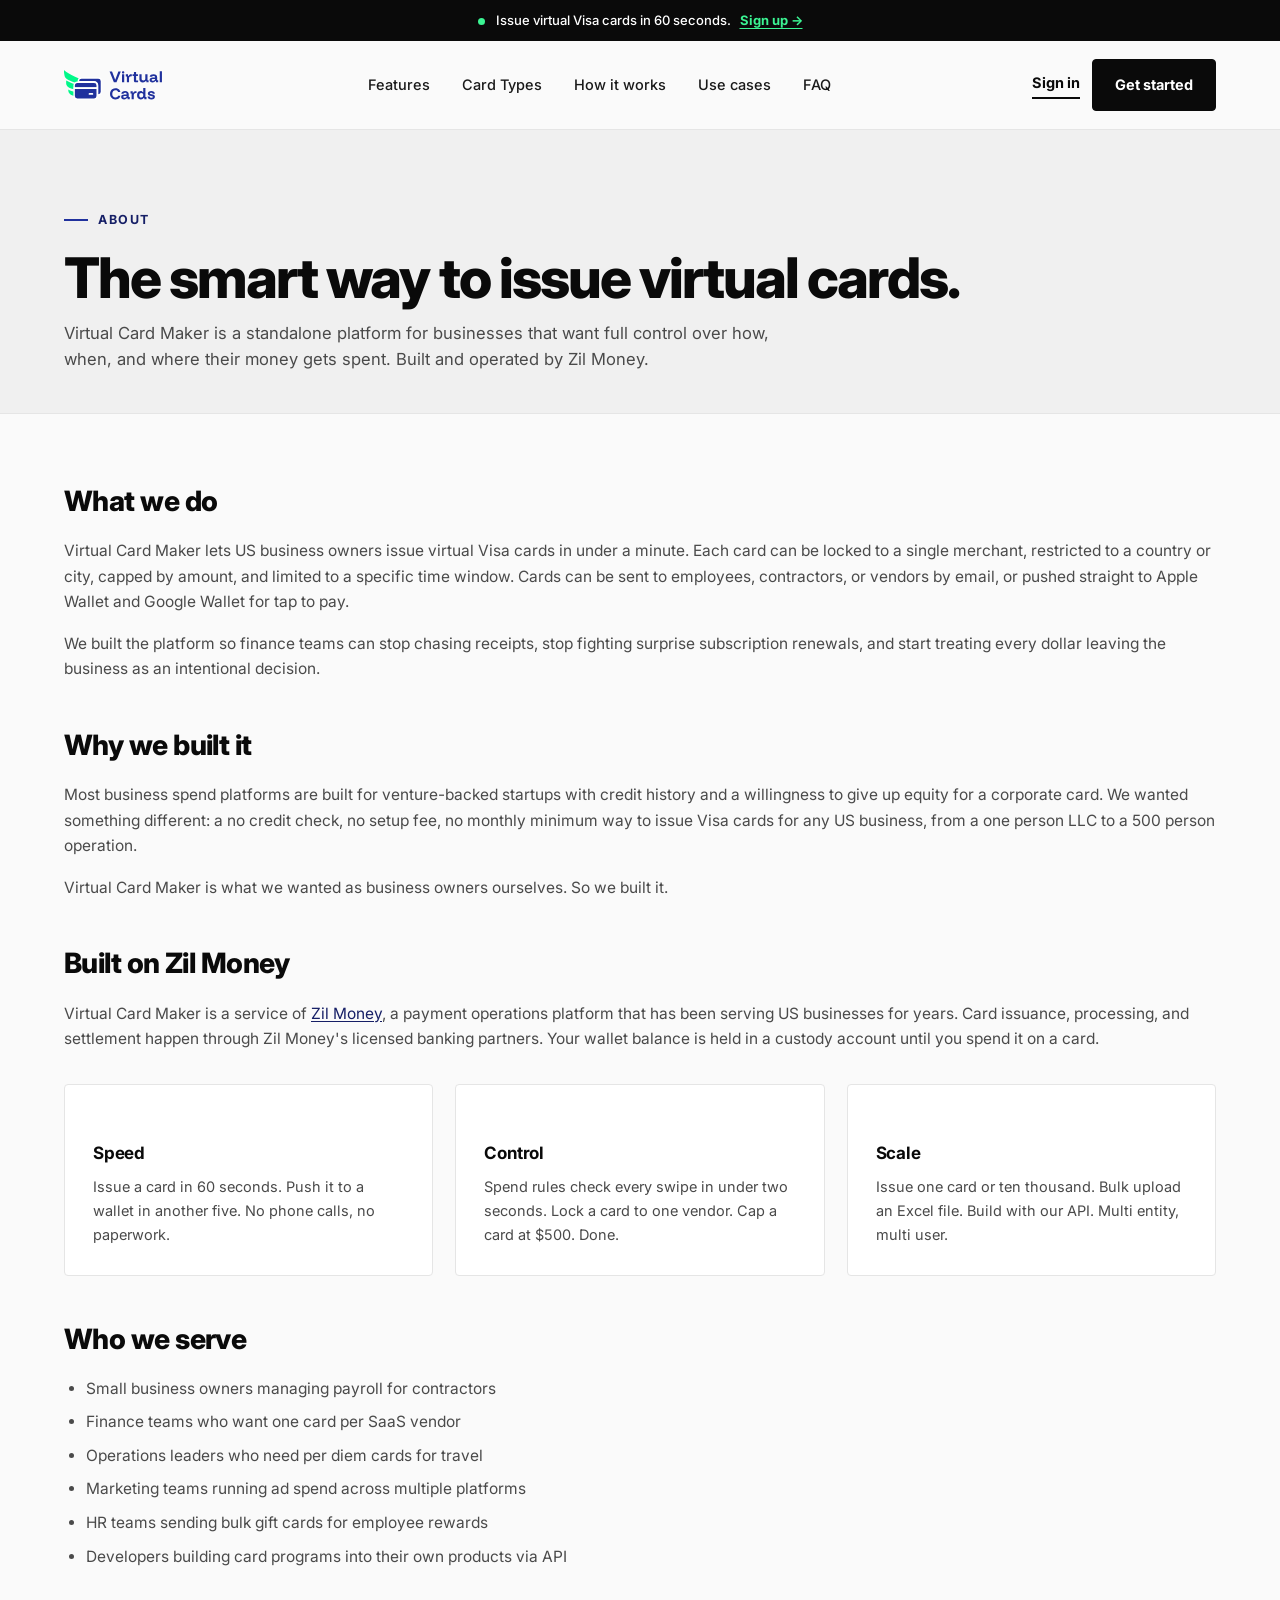
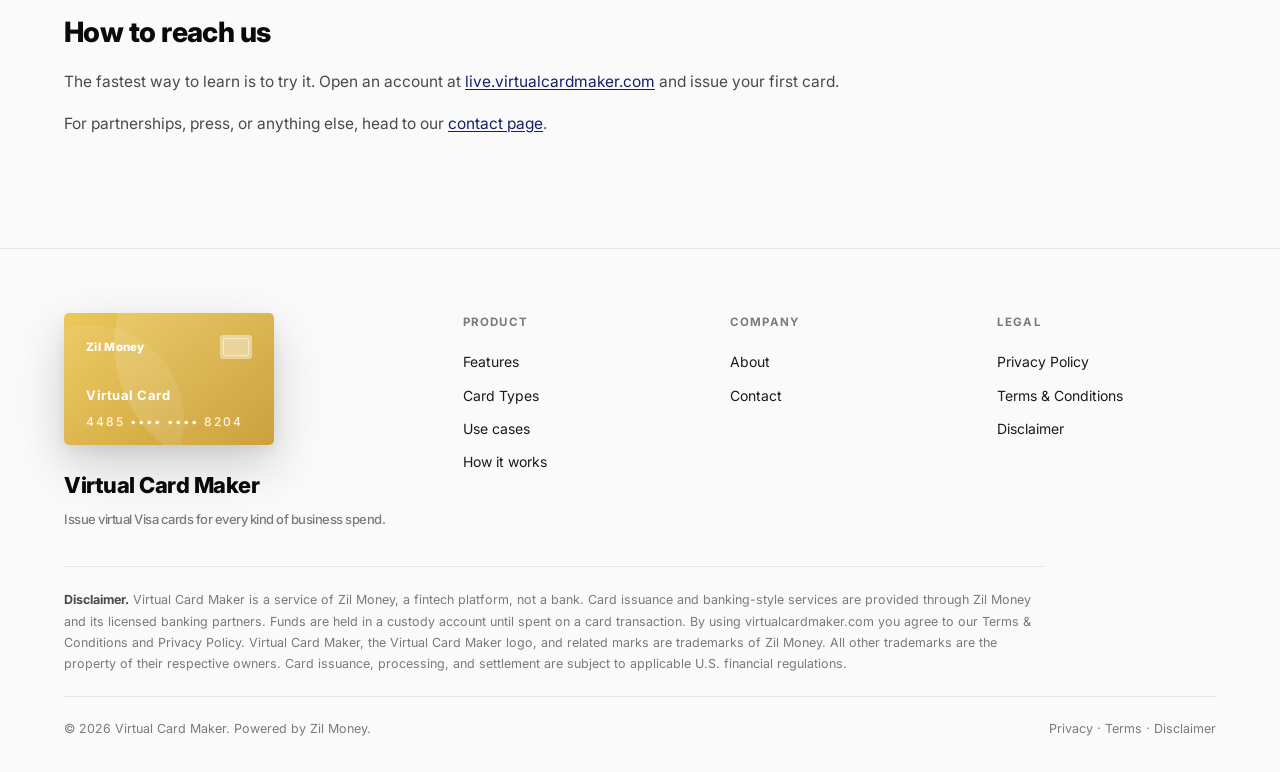
<file: about.html>
<!DOCTYPE html>
<html lang="en">
<head>
<meta charset="UTF-8" />
<meta name="viewport" content="width=device-width, initial-scale=1.0" />
<title>About | Virtual Card Maker</title>
<meta name="description" content="Virtual Card Maker is a standalone platform for issuing virtual Visa cards, powered by Zil Money." />
<meta name="google-site-verification" content="fLqF7Zcdxk2ZRZaVAarJKv1bZun5I27BjCkMNfFPQQI" />
<!-- Google tag (gtag.js) -->
<script async src="https://www.googletagmanager.com/gtag/js?id=G-BGXBHG17B0"></script>
<script>
  window.dataLayer = window.dataLayer || [];
  function gtag(){dataLayer.push(arguments);}
  gtag('js', new Date());
  gtag('config', 'G-BGXBHG17B0');
</script>
<link rel="preconnect" href="https://fonts.googleapis.com">
<link rel="preconnect" href="https://fonts.gstatic.com" crossorigin>
<link href="https://fonts.googleapis.com/css2?family=Inter:wght@400;500;600;700;800;900&display=swap" rel="stylesheet">
<link rel="stylesheet" href="legal-style.css">
</head>
<body>

<div class="topbar">
  <span class="dot"></span> Issue virtual Visa cards in 60 seconds. <a href="https://live.virtualcardmaker.com/auth/signup">Sign up &rarr;</a>
</div>

<nav class="nav">
  <div class="nav-inner">
    <a href="index.html" class="logo">
      <svg class="logo-svg" viewBox="0 0 133 39" fill="none" xmlns="http://www.w3.org/2000/svg" aria-label="Zil Money">
        <path d="M0 0C1.47298 1.26158 2.16054 1.85323 3.63353 2.90454C10.5776 7.74069 19.3128 10.3177 26.8881 14.5229C30.8862 16.6255 33.103 18.6109 34.1552 23.2366C34.576 24.4982 34.8819 26.3319 34.8819 27.5935C32.3567 23.5985 28.1898 21.288 23.9813 19.6059C18.0894 17.293 11.2847 16.0143 5.81359 13.0706C0.973849 10.5474 0.631281 7.95095 0 2.90454V0Z" fill="#00F889"/>
        <path d="M34.4605 33.731C34.4605 33.731 34.1646 32.0298 33.7573 31.6229C28.0561 24.9079 9.31373 27.39 4.22325 21.082C2.18704 18.8437 3.02054 16.2008 2.81689 13.352C2.81689 13.352 2.90922 13.6478 3.52007 14.0548C3.92727 14.2582 4.72279 14.554 4.92644 14.7575C10.8313 18.4201 17.6005 19.1395 23.9126 21.7847C29.4103 23.8196 34.4605 27.2196 34.4605 33.731Z" fill="#00F889"/>
        <path d="M5.71621 25.2979C6.32528 25.7049 6.80456 26.2964 7.81967 26.7034C14.5197 29.7556 28.6872 28.9393 33.763 34.4333C34.9811 35.6542 33.56 34.5416 33.763 36.373C33.763 36.373 33.2855 36.7798 32.6764 36.373C26.7885 33.3207 19.926 34.9515 13.4291 33.7306C10.5867 33.1202 7.83856 32.363 6.4174 29.5142C6.01135 28.9038 5.71621 28.4235 5.71621 27.4061C5.51319 26.5922 5.71621 25.2979 5.71621 25.2979Z" fill="#00F889"/>
        <path d="M44.5568 10.3915C46.8314 10.3915 48.6831 12.2432 48.6831 14.5177V28.3623C48.6831 30.605 46.8796 32.4416 44.6486 32.4884L43.6845 32.5086V20.0292C43.6845 17.4741 41.6072 15.39 39.0575 15.39H18.665L18.6853 14.4259C18.732 12.1974 20.5662 10.3915 22.7993 10.3915H44.5568Z" fill="#20319D" stroke="white" stroke-width="1.88859"/>
        <path d="M39.0581 15.9029C41.323 15.9029 43.1723 17.757 43.1723 20.0291V23.2308H13.1743V20.0291C13.1743 17.7545 15.026 15.9029 17.3006 15.9029H39.0581Z" fill="#20319D" stroke="white" stroke-width="1.88859"/>
        <path d="M43.1723 23.7437V33.8738C43.1723 36.146 41.323 38 39.0581 38H17.3006C15.026 38 13.1743 36.1484 13.1743 33.8738V23.7437H43.1723ZM33.2224 30.7955C33.0773 30.7955 32.9659 30.9072 32.9659 31.052C32.9659 31.1908 33.0835 31.3084 33.2224 31.3084H36.8247C36.9636 31.3084 37.0811 31.1909 37.0811 31.052C37.0811 30.9072 36.9698 30.7955 36.8247 30.7955H33.2224Z" fill="#20319D" stroke="white" stroke-width="1.88859"/>
        <path d="M64.8332 16L59.2541 2.00909H62.4669L66.5605 12.6836H66.6469L70.6887 2.00909H73.8323L68.2532 16H64.8332ZM75.4449 16V5.63636H78.3122V16H75.4449ZM76.8785 4.61727C76.441 4.61727 76.0667 4.46758 75.7558 4.16818C75.4564 3.85727 75.3067 3.48303 75.3067 3.04545C75.3067 2.60788 75.4564 2.23939 75.7558 1.94C76.0667 1.62909 76.441 1.47364 76.8785 1.47364C77.3161 1.47364 77.6846 1.62909 77.984 1.94C78.2949 2.23939 78.4504 2.60788 78.4504 3.04545C78.4504 3.48303 78.2949 3.85727 77.984 4.16818C77.6846 4.46758 77.3161 4.61727 76.8785 4.61727ZM81.7411 16V8.46909H80.3247V5.63636H83.2265V7.67455H83.952C84.2284 6.94909 84.6659 6.40788 85.2647 6.05091C85.8635 5.69394 86.5371 5.51546 87.2856 5.51546H88.1665V8.00273H87.1647C86.2665 8.00273 85.6044 8.25606 85.1784 8.76273C84.7638 9.26939 84.5565 9.93727 84.5565 10.7664V16H81.7411ZM93.218 16C92.481 16 91.9053 15.8158 91.4907 15.4473C91.0877 15.0673 90.8862 14.4915 90.8862 13.72V7.88182H89.1071V5.63636H90.9207V2.52727H93.7189V5.63636H96.1198V7.88182H93.7534V13.7545H96.3616V16H93.218ZM102.506 16.19C101.066 16.19 99.961 15.81 99.1895 15.05C98.418 14.29 98.0322 13.2536 98.0322 11.9409V5.63636H100.9V11.3882C100.9 12.1367 101.09 12.7009 101.47 13.0809C101.861 13.4494 102.443 13.6336 103.214 13.6336C104.009 13.6336 104.619 13.4321 105.045 13.0291C105.483 12.6261 105.701 12.0503 105.701 11.3018V5.63636H108.569V13.1673H109.985V16H107.083V14.3073H106.358C105.943 14.9176 105.436 15.3839 104.838 15.7064C104.25 16.0288 103.473 16.19 102.506 16.19ZM115.158 16.19C113.937 16.19 112.981 15.8964 112.29 15.3091C111.599 14.7103 111.254 13.9273 111.254 12.96C111.254 11.9352 111.611 11.1464 112.325 10.5936C113.039 10.0409 114.064 9.76455 115.399 9.76455H118.37V9.36727C118.37 8.2503 117.702 7.69182 116.367 7.69182C115.204 7.69182 114.501 8.09485 114.259 8.90091H111.409C111.64 7.76091 112.175 6.89727 113.016 6.31C113.856 5.72273 114.973 5.42909 116.367 5.42909C117.91 5.42909 119.084 5.77455 119.89 6.46545C120.708 7.15636 121.117 8.16394 121.117 9.48818V13.1673H122.464V16H119.562V14.3073H118.837C118.48 14.9061 118.002 15.3724 117.403 15.7064C116.804 16.0288 116.056 16.19 115.158 16.19ZM115.589 14.0136C116.131 14.0136 116.609 13.9158 117.023 13.72C117.438 13.5242 117.766 13.2652 118.008 12.9427C118.249 12.6088 118.37 12.2345 118.37 11.82V11.6645H115.538C114.501 11.6645 113.983 12.0503 113.983 12.8218C113.983 13.2018 114.127 13.4955 114.415 13.7027C114.703 13.91 115.094 14.0136 115.589 14.0136ZM124.474 16V1.49091H127.341V16H124.474ZM66.9405 38.2591C65.5126 38.2591 64.2632 37.9655 63.1923 37.3782C62.1329 36.7794 61.3096 35.9388 60.7223 34.8564C60.1351 33.7624 59.8414 32.49 59.8414 31.0391C59.8414 29.5652 60.1351 28.287 60.7223 27.2045C61.3096 26.1221 62.1329 25.2873 63.1923 24.7C64.2632 24.1012 65.5126 23.8018 66.9405 23.8018C68.092 23.8018 69.1111 24.0033 69.9978 24.4064C70.896 24.7979 71.6272 25.3621 72.1914 26.0991C72.7672 26.8361 73.1299 27.717 73.2796 28.7418H70.2396C70.1129 27.9933 69.756 27.4176 69.1687 27.0145C68.5814 26.6 67.8387 26.3927 66.9405 26.3927C65.6508 26.3927 64.6317 26.8015 63.8832 27.6191C63.1348 28.4367 62.7605 29.5767 62.7605 31.0391C62.7605 32.49 63.1348 33.63 63.8832 34.4591C64.6317 35.2767 65.6508 35.6855 66.9405 35.6855C67.8387 35.6855 68.5814 35.4782 69.1687 35.0636C69.756 34.6491 70.1129 34.0676 70.2396 33.3191H73.2796C73.1299 34.3439 72.7672 35.2306 72.1914 35.9791C71.6272 36.7161 70.896 37.2803 69.9978 37.6718C69.1111 38.0633 68.092 38.2591 66.9405 38.2591ZM78.2177 38.19C76.9971 38.19 76.0413 37.8964 75.3504 37.3091C74.6595 36.7103 74.3141 35.9273 74.3141 34.96C74.3141 33.9352 74.671 33.1464 75.385 32.5936C76.0989 32.0409 77.1238 31.7645 78.4595 31.7645H81.4304V31.3673C81.4304 30.2503 80.7626 29.6918 79.4268 29.6918C78.2638 29.6918 77.5613 30.0948 77.3195 30.9009H74.4695C74.6998 29.7609 75.2353 28.8973 76.0759 28.31C76.9165 27.7227 78.0335 27.4291 79.4268 27.4291C80.9698 27.4291 82.1444 27.7745 82.9504 28.4655C83.768 29.1564 84.1768 30.1639 84.1768 31.4882V35.1673H85.5241V38H82.6223V36.3073H81.8968C81.5398 36.9061 81.062 37.3724 80.4632 37.7064C79.8644 38.0288 79.1159 38.19 78.2177 38.19ZM78.6495 36.0136C79.1907 36.0136 79.6686 35.9158 80.0832 35.72C80.4977 35.5242 80.8259 35.2652 81.0677 34.9427C81.3095 34.6088 81.4304 34.2345 81.4304 33.82V33.6645H78.5977C77.5613 33.6645 77.0432 34.0503 77.0432 34.8218C77.0432 35.2018 77.1871 35.4955 77.475 35.7027C77.7629 35.91 78.1544 36.0136 78.6495 36.0136ZM87.8945 38V30.4691H86.4781V27.6364H89.3799V29.6745H90.1054C90.3818 28.9491 90.8193 28.4079 91.4181 28.0509C92.0169 27.6939 92.6905 27.5155 93.439 27.5155H94.3199V30.0027H93.3181C92.4199 30.0027 91.7578 30.2561 91.3318 30.7627C90.9172 31.2694 90.7099 31.9373 90.7099 32.7664V38H87.8945ZM99.9506 38.2073C98.8912 38.2073 97.9872 37.9827 97.2388 37.5336C96.5018 37.0845 95.9433 36.457 95.5633 35.6509C95.1833 34.8333 94.9933 33.8891 94.9933 32.8182C94.9933 31.7358 95.1776 30.7915 95.546 29.9855C95.9145 29.1679 96.45 28.5403 97.1524 28.1027C97.8663 27.6536 98.7185 27.4291 99.7088 27.4291C100.469 27.4291 101.119 27.573 101.661 27.8609C102.213 28.1373 102.639 28.5345 102.939 29.0527H103.008V23.4909H105.875V35.1673H107.291V38H104.39V36.3073H103.664C103.296 36.9061 102.801 37.3724 102.179 37.7064C101.568 38.0403 100.826 38.2073 99.9506 38.2073ZM100.486 35.72C101.258 35.72 101.868 35.507 102.317 35.0809C102.778 34.6433 103.008 34.0445 103.008 33.2845V32.3518C103.008 31.5918 102.778 30.9988 102.317 30.5727C101.868 30.1352 101.258 29.9164 100.486 29.9164C99.6109 29.9164 98.9545 30.1755 98.5169 30.6936C98.0794 31.2118 97.8606 31.92 97.8606 32.8182C97.8606 33.7164 98.0794 34.4245 98.5169 34.9427C98.9545 35.4609 99.6109 35.72 100.486 35.72ZM113.652 38.2073C112.132 38.2073 110.929 37.8906 110.042 37.2573C109.167 36.6124 108.695 35.7142 108.626 34.5627H111.39C111.482 35.0579 111.718 35.4264 112.098 35.6682C112.489 35.91 113.048 36.0309 113.773 36.0309C114.959 36.0309 115.552 35.7027 115.552 35.0464C115.552 34.7815 115.46 34.5742 115.276 34.4245C115.103 34.2633 114.81 34.1424 114.395 34.0618L112.081 33.6127C110.008 33.2097 108.972 32.2367 108.972 30.6936C108.972 29.7033 109.369 28.9145 110.163 28.3273C110.958 27.7285 112.058 27.4291 113.462 27.4291C114.856 27.4291 115.961 27.7342 116.779 28.3445C117.596 28.9548 118.045 29.807 118.126 30.9009H115.362C115.236 30.4173 115.011 30.0661 114.689 29.8473C114.366 29.6285 113.9 29.5191 113.29 29.5191C112.76 29.5191 112.357 29.5997 112.081 29.7609C111.804 29.9106 111.666 30.1409 111.666 30.4518C111.666 30.6706 111.752 30.8548 111.925 31.0045C112.098 31.1542 112.363 31.2636 112.72 31.3327L115.086 31.7818C116.169 32.0006 116.963 32.3518 117.47 32.8355C117.976 33.3191 118.23 33.9755 118.23 34.8045C118.23 35.8755 117.832 36.7103 117.038 37.3091C116.255 37.9079 115.126 38.2073 113.652 38.2073Z" fill="#20319D"/>
      </svg>
    </a>
    <div class="nav-links">
      <a href="index.html#features">Features</a>
      <a href="index.html#cards">Card Types</a>
      <a href="index.html#how">How it works</a>
      <a href="index.html#use-cases">Use cases</a>
      <a href="index.html#faq">FAQ</a>
    </div>
    <div class="nav-cta">
      <a href="https://live.virtualcardmaker.com/auth/signin" class="btn-link">Sign in</a>
      <a href="https://live.virtualcardmaker.com/auth/signup" class="btn btn-gold">Get started</a>
    </div>
  </div>
</nav>

<section class="legal-header">
  <div class="wrap-narrow">
    <div class="eyebrow">About</div>
    <h1>The smart way to issue virtual cards.</h1>
    <p class="lead">Virtual Card Maker is a standalone platform for businesses that want full control over how, when, and where their money gets spent. Built and operated by Zil Money.</p>
  </div>
</section>

<section class="legal-body">
  <div class="wrap-narrow">

    <h2>What we do</h2>
    <p>Virtual Card Maker lets US business owners issue virtual Visa cards in under a minute. Each card can be locked to a single merchant, restricted to a country or city, capped by amount, and limited to a specific time window. Cards can be sent to employees, contractors, or vendors by email, or pushed straight to Apple Wallet and Google Wallet for tap to pay.</p>
    <p>We built the platform so finance teams can stop chasing receipts, stop fighting surprise subscription renewals, and start treating every dollar leaving the business as an intentional decision.</p>

    <h2>Why we built it</h2>
    <p>Most business spend platforms are built for venture-backed startups with credit history and a willingness to give up equity for a corporate card. We wanted something different: a no credit check, no setup fee, no monthly minimum way to issue Visa cards for any US business, from a one person LLC to a 500 person operation.</p>
    <p>Virtual Card Maker is what we wanted as business owners ourselves. So we built it.</p>

    <h2>Built on Zil Money</h2>
    <p>Virtual Card Maker is a service of <a href="https://zilmoney.com" target="_blank" rel="noopener">Zil Money</a>, a payment operations platform that has been serving US businesses for years. Card issuance, processing, and settlement happen through Zil Money's licensed banking partners. Your wallet balance is held in a custody account until you spend it on a card.</p>

    <div class="about-cards">
      <div class="about-card">
        <h3>Speed</h3>
        <p>Issue a card in 60 seconds. Push it to a wallet in another five. No phone calls, no paperwork.</p>
      </div>
      <div class="about-card">
        <h3>Control</h3>
        <p>Spend rules check every swipe in under two seconds. Lock a card to one vendor. Cap a card at $500. Done.</p>
      </div>
      <div class="about-card">
        <h3>Scale</h3>
        <p>Issue one card or ten thousand. Bulk upload an Excel file. Build with our API. Multi entity, multi user.</p>
      </div>
    </div>

    <h2>Who we serve</h2>
    <ul>
      <li>Small business owners managing payroll for contractors</li>
      <li>Finance teams who want one card per SaaS vendor</li>
      <li>Operations leaders who need per diem cards for travel</li>
      <li>Marketing teams running ad spend across multiple platforms</li>
      <li>HR teams sending bulk gift cards for employee rewards</li>
      <li>Developers building card programs into their own products via API</li>
    </ul>

    <h2>How to reach us</h2>
    <p>The fastest way to learn is to try it. Open an account at <a href="https://live.virtualcardmaker.com/auth/signup">live.virtualcardmaker.com</a> and issue your first card.</p>
    <p>For partnerships, press, or anything else, head to our <a href="contact.html">contact page</a>.</p>

  </div>
</section>

<footer>
  <div class="wrap">
    <div class="footer-grid">
      <div class="footer-brand">
        <div class="footer-card-display">
          <div class="visa-card">
            <div class="vc-row1">
              <div class="vc-brand">Zil Money</div>
              <div class="vc-chip"></div>
            </div>
            <div class="vc-name">Virtual Card</div>
            <div class="vc-num">4485 &bull;&bull;&bull;&bull; &bull;&bull;&bull;&bull; 8204</div>
            <div class="vc-row3">
              <div>
                <div class="vc-label">Issued by</div>
                <div class="vc-value">Zil Money</div>
              </div>
              <div class="vc-logo">VISA</div>
            </div>
          </div>
        </div>
        <div class="footer-product">
          Virtual Card Maker
          <small>Issue virtual Visa cards for every kind of business spend.</small>
        </div>
      </div>
      <div>
        <h5>Product</h5>
        <a href="index.html#features">Features</a>
        <a href="index.html#cards">Card Types</a>
        <a href="index.html#use-cases">Use cases</a>
        <a href="index.html#how">How it works</a>
      </div>
      <div>
        <h5>Company</h5>
        <a href="about.html">About</a>
        <a href="contact.html">Contact</a>
      </div>
      <div>
        <h5>Legal</h5>
        <a href="privacy-policy.html">Privacy Policy</a>
        <a href="terms-and-conditions.html">Terms &amp; Conditions</a>
        <a href="disclaimer.html">Disclaimer</a>
      </div>
    </div>
    <div class="footer-disclaimer">
      <strong>Disclaimer.</strong> Virtual Card Maker is a service of Zil Money, a fintech platform, not a bank. Card issuance and banking-style services are provided through Zil Money and its licensed banking partners. Funds are held in a custody account until spent on a card transaction. By using virtualcardmaker.com you agree to our Terms &amp; Conditions and Privacy Policy. Virtual Card Maker, the Virtual Card Maker logo, and related marks are trademarks of Zil Money. All other trademarks are the property of their respective owners. Card issuance, processing, and settlement are subject to applicable U.S. financial regulations.
    </div>
    <div class="footer-bottom">
      <div>&copy; 2026 Virtual Card Maker. Powered by Zil Money.</div>
      <div><a href="privacy-policy.html">Privacy</a> &middot; <a href="terms-and-conditions.html">Terms</a> &middot; <a href="disclaimer.html">Disclaimer</a></div>
    </div>
  </div>
</footer>

</body>
</html>
</file>
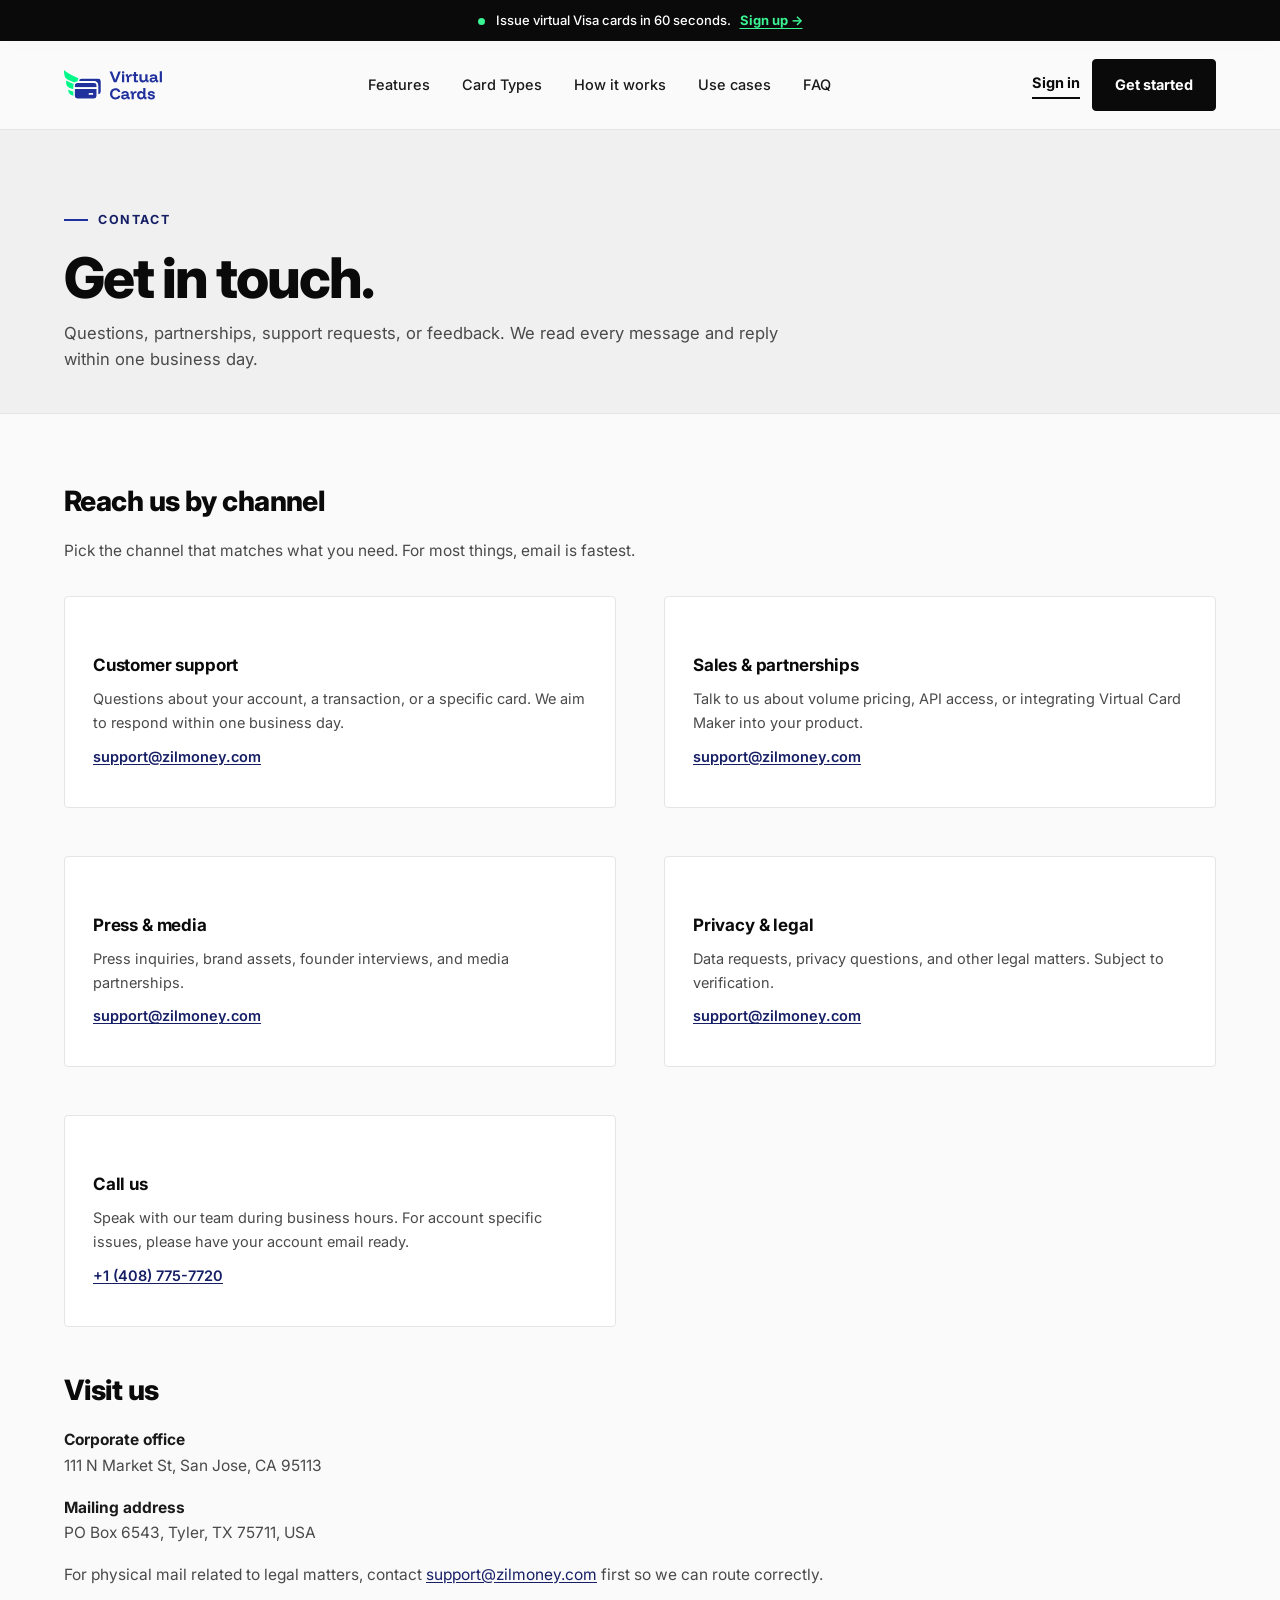
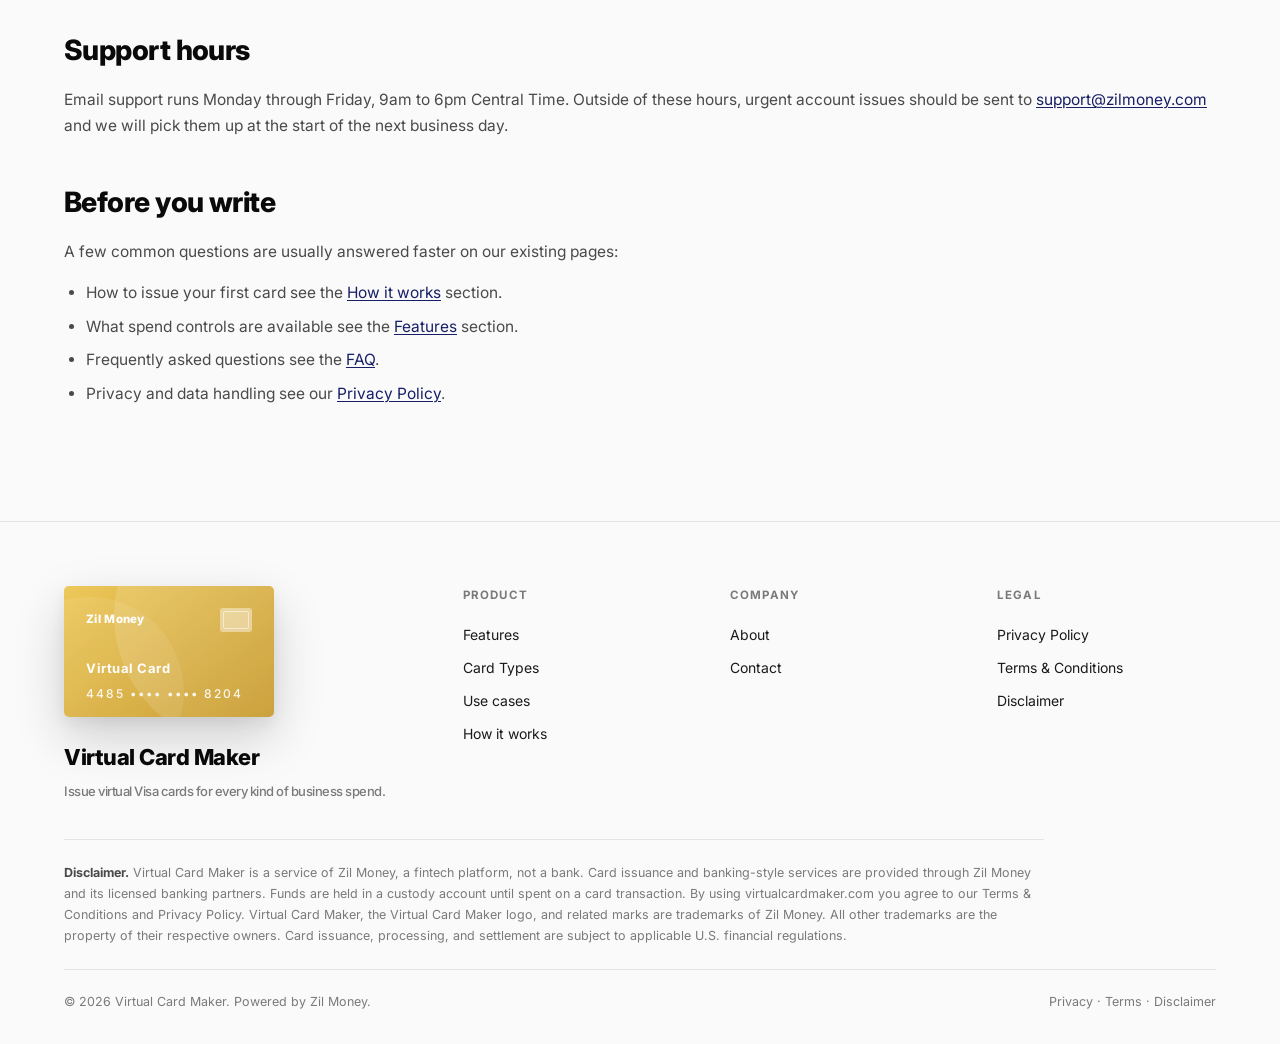
<file: contact.html>
<!DOCTYPE html>
<html lang="en">
<head>
<meta charset="UTF-8" />
<meta name="viewport" content="width=device-width, initial-scale=1.0" />
<title>Contact | Virtual Card Maker</title>
<meta name="description" content="Get in touch with Virtual Card Maker. Support, sales, press, and general inquiries." />
<meta name="google-site-verification" content="fLqF7Zcdxk2ZRZaVAarJKv1bZun5I27BjCkMNfFPQQI" />
<!-- Google tag (gtag.js) -->
<script async src="https://www.googletagmanager.com/gtag/js?id=G-BGXBHG17B0"></script>
<script>
  window.dataLayer = window.dataLayer || [];
  function gtag(){dataLayer.push(arguments);}
  gtag('js', new Date());
  gtag('config', 'G-BGXBHG17B0');
</script>
<link rel="preconnect" href="https://fonts.googleapis.com">
<link rel="preconnect" href="https://fonts.gstatic.com" crossorigin>
<link href="https://fonts.googleapis.com/css2?family=Inter:wght@400;500;600;700;800;900&display=swap" rel="stylesheet">
<link rel="stylesheet" href="legal-style.css">
</head>
<body>

<div class="topbar">
  <span class="dot"></span> Issue virtual Visa cards in 60 seconds. <a href="https://live.virtualcardmaker.com/auth/signup">Sign up &rarr;</a>
</div>

<nav class="nav">
  <div class="nav-inner">
    <a href="index.html" class="logo">
      <svg class="logo-svg" viewBox="0 0 133 39" fill="none" xmlns="http://www.w3.org/2000/svg" aria-label="Zil Money">
        <path d="M0 0C1.47298 1.26158 2.16054 1.85323 3.63353 2.90454C10.5776 7.74069 19.3128 10.3177 26.8881 14.5229C30.8862 16.6255 33.103 18.6109 34.1552 23.2366C34.576 24.4982 34.8819 26.3319 34.8819 27.5935C32.3567 23.5985 28.1898 21.288 23.9813 19.6059C18.0894 17.293 11.2847 16.0143 5.81359 13.0706C0.973849 10.5474 0.631281 7.95095 0 2.90454V0Z" fill="#00F889"/>
        <path d="M34.4605 33.731C34.4605 33.731 34.1646 32.0298 33.7573 31.6229C28.0561 24.9079 9.31373 27.39 4.22325 21.082C2.18704 18.8437 3.02054 16.2008 2.81689 13.352C2.81689 13.352 2.90922 13.6478 3.52007 14.0548C3.92727 14.2582 4.72279 14.554 4.92644 14.7575C10.8313 18.4201 17.6005 19.1395 23.9126 21.7847C29.4103 23.8196 34.4605 27.2196 34.4605 33.731Z" fill="#00F889"/>
        <path d="M5.71621 25.2979C6.32528 25.7049 6.80456 26.2964 7.81967 26.7034C14.5197 29.7556 28.6872 28.9393 33.763 34.4333C34.9811 35.6542 33.56 34.5416 33.763 36.373C33.763 36.373 33.2855 36.7798 32.6764 36.373C26.7885 33.3207 19.926 34.9515 13.4291 33.7306C10.5867 33.1202 7.83856 32.363 6.4174 29.5142C6.01135 28.9038 5.71621 28.4235 5.71621 27.4061C5.51319 26.5922 5.71621 25.2979 5.71621 25.2979Z" fill="#00F889"/>
        <path d="M44.5568 10.3915C46.8314 10.3915 48.6831 12.2432 48.6831 14.5177V28.3623C48.6831 30.605 46.8796 32.4416 44.6486 32.4884L43.6845 32.5086V20.0292C43.6845 17.4741 41.6072 15.39 39.0575 15.39H18.665L18.6853 14.4259C18.732 12.1974 20.5662 10.3915 22.7993 10.3915H44.5568Z" fill="#20319D" stroke="white" stroke-width="1.88859"/>
        <path d="M39.0581 15.9029C41.323 15.9029 43.1723 17.757 43.1723 20.0291V23.2308H13.1743V20.0291C13.1743 17.7545 15.026 15.9029 17.3006 15.9029H39.0581Z" fill="#20319D" stroke="white" stroke-width="1.88859"/>
        <path d="M43.1723 23.7437V33.8738C43.1723 36.146 41.323 38 39.0581 38H17.3006C15.026 38 13.1743 36.1484 13.1743 33.8738V23.7437H43.1723ZM33.2224 30.7955C33.0773 30.7955 32.9659 30.9072 32.9659 31.052C32.9659 31.1908 33.0835 31.3084 33.2224 31.3084H36.8247C36.9636 31.3084 37.0811 31.1909 37.0811 31.052C37.0811 30.9072 36.9698 30.7955 36.8247 30.7955H33.2224Z" fill="#20319D" stroke="white" stroke-width="1.88859"/>
        <path d="M64.8332 16L59.2541 2.00909H62.4669L66.5605 12.6836H66.6469L70.6887 2.00909H73.8323L68.2532 16H64.8332ZM75.4449 16V5.63636H78.3122V16H75.4449ZM76.8785 4.61727C76.441 4.61727 76.0667 4.46758 75.7558 4.16818C75.4564 3.85727 75.3067 3.48303 75.3067 3.04545C75.3067 2.60788 75.4564 2.23939 75.7558 1.94C76.0667 1.62909 76.441 1.47364 76.8785 1.47364C77.3161 1.47364 77.6846 1.62909 77.984 1.94C78.2949 2.23939 78.4504 2.60788 78.4504 3.04545C78.4504 3.48303 78.2949 3.85727 77.984 4.16818C77.6846 4.46758 77.3161 4.61727 76.8785 4.61727ZM81.7411 16V8.46909H80.3247V5.63636H83.2265V7.67455H83.952C84.2284 6.94909 84.6659 6.40788 85.2647 6.05091C85.8635 5.69394 86.5371 5.51546 87.2856 5.51546H88.1665V8.00273H87.1647C86.2665 8.00273 85.6044 8.25606 85.1784 8.76273C84.7638 9.26939 84.5565 9.93727 84.5565 10.7664V16H81.7411ZM93.218 16C92.481 16 91.9053 15.8158 91.4907 15.4473C91.0877 15.0673 90.8862 14.4915 90.8862 13.72V7.88182H89.1071V5.63636H90.9207V2.52727H93.7189V5.63636H96.1198V7.88182H93.7534V13.7545H96.3616V16H93.218ZM102.506 16.19C101.066 16.19 99.961 15.81 99.1895 15.05C98.418 14.29 98.0322 13.2536 98.0322 11.9409V5.63636H100.9V11.3882C100.9 12.1367 101.09 12.7009 101.47 13.0809C101.861 13.4494 102.443 13.6336 103.214 13.6336C104.009 13.6336 104.619 13.4321 105.045 13.0291C105.483 12.6261 105.701 12.0503 105.701 11.3018V5.63636H108.569V13.1673H109.985V16H107.083V14.3073H106.358C105.943 14.9176 105.436 15.3839 104.838 15.7064C104.25 16.0288 103.473 16.19 102.506 16.19ZM115.158 16.19C113.937 16.19 112.981 15.8964 112.29 15.3091C111.599 14.7103 111.254 13.9273 111.254 12.96C111.254 11.9352 111.611 11.1464 112.325 10.5936C113.039 10.0409 114.064 9.76455 115.399 9.76455H118.37V9.36727C118.37 8.2503 117.702 7.69182 116.367 7.69182C115.204 7.69182 114.501 8.09485 114.259 8.90091H111.409C111.64 7.76091 112.175 6.89727 113.016 6.31C113.856 5.72273 114.973 5.42909 116.367 5.42909C117.91 5.42909 119.084 5.77455 119.89 6.46545C120.708 7.15636 121.117 8.16394 121.117 9.48818V13.1673H122.464V16H119.562V14.3073H118.837C118.48 14.9061 118.002 15.3724 117.403 15.7064C116.804 16.0288 116.056 16.19 115.158 16.19ZM115.589 14.0136C116.131 14.0136 116.609 13.9158 117.023 13.72C117.438 13.5242 117.766 13.2652 118.008 12.9427C118.249 12.6088 118.37 12.2345 118.37 11.82V11.6645H115.538C114.501 11.6645 113.983 12.0503 113.983 12.8218C113.983 13.2018 114.127 13.4955 114.415 13.7027C114.703 13.91 115.094 14.0136 115.589 14.0136ZM124.474 16V1.49091H127.341V16H124.474ZM66.9405 38.2591C65.5126 38.2591 64.2632 37.9655 63.1923 37.3782C62.1329 36.7794 61.3096 35.9388 60.7223 34.8564C60.1351 33.7624 59.8414 32.49 59.8414 31.0391C59.8414 29.5652 60.1351 28.287 60.7223 27.2045C61.3096 26.1221 62.1329 25.2873 63.1923 24.7C64.2632 24.1012 65.5126 23.8018 66.9405 23.8018C68.092 23.8018 69.1111 24.0033 69.9978 24.4064C70.896 24.7979 71.6272 25.3621 72.1914 26.0991C72.7672 26.8361 73.1299 27.717 73.2796 28.7418H70.2396C70.1129 27.9933 69.756 27.4176 69.1687 27.0145C68.5814 26.6 67.8387 26.3927 66.9405 26.3927C65.6508 26.3927 64.6317 26.8015 63.8832 27.6191C63.1348 28.4367 62.7605 29.5767 62.7605 31.0391C62.7605 32.49 63.1348 33.63 63.8832 34.4591C64.6317 35.2767 65.6508 35.6855 66.9405 35.6855C67.8387 35.6855 68.5814 35.4782 69.1687 35.0636C69.756 34.6491 70.1129 34.0676 70.2396 33.3191H73.2796C73.1299 34.3439 72.7672 35.2306 72.1914 35.9791C71.6272 36.7161 70.896 37.2803 69.9978 37.6718C69.1111 38.0633 68.092 38.2591 66.9405 38.2591ZM78.2177 38.19C76.9971 38.19 76.0413 37.8964 75.3504 37.3091C74.6595 36.7103 74.3141 35.9273 74.3141 34.96C74.3141 33.9352 74.671 33.1464 75.385 32.5936C76.0989 32.0409 77.1238 31.7645 78.4595 31.7645H81.4304V31.3673C81.4304 30.2503 80.7626 29.6918 79.4268 29.6918C78.2638 29.6918 77.5613 30.0948 77.3195 30.9009H74.4695C74.6998 29.7609 75.2353 28.8973 76.0759 28.31C76.9165 27.7227 78.0335 27.4291 79.4268 27.4291C80.9698 27.4291 82.1444 27.7745 82.9504 28.4655C83.768 29.1564 84.1768 30.1639 84.1768 31.4882V35.1673H85.5241V38H82.6223V36.3073H81.8968C81.5398 36.9061 81.062 37.3724 80.4632 37.7064C79.8644 38.0288 79.1159 38.19 78.2177 38.19ZM78.6495 36.0136C79.1907 36.0136 79.6686 35.9158 80.0832 35.72C80.4977 35.5242 80.8259 35.2652 81.0677 34.9427C81.3095 34.6088 81.4304 34.2345 81.4304 33.82V33.6645H78.5977C77.5613 33.6645 77.0432 34.0503 77.0432 34.8218C77.0432 35.2018 77.1871 35.4955 77.475 35.7027C77.7629 35.91 78.1544 36.0136 78.6495 36.0136ZM87.8945 38V30.4691H86.4781V27.6364H89.3799V29.6745H90.1054C90.3818 28.9491 90.8193 28.4079 91.4181 28.0509C92.0169 27.6939 92.6905 27.5155 93.439 27.5155H94.3199V30.0027H93.3181C92.4199 30.0027 91.7578 30.2561 91.3318 30.7627C90.9172 31.2694 90.7099 31.9373 90.7099 32.7664V38H87.8945ZM99.9506 38.2073C98.8912 38.2073 97.9872 37.9827 97.2388 37.5336C96.5018 37.0845 95.9433 36.457 95.5633 35.6509C95.1833 34.8333 94.9933 33.8891 94.9933 32.8182C94.9933 31.7358 95.1776 30.7915 95.546 29.9855C95.9145 29.1679 96.45 28.5403 97.1524 28.1027C97.8663 27.6536 98.7185 27.4291 99.7088 27.4291C100.469 27.4291 101.119 27.573 101.661 27.8609C102.213 28.1373 102.639 28.5345 102.939 29.0527H103.008V23.4909H105.875V35.1673H107.291V38H104.39V36.3073H103.664C103.296 36.9061 102.801 37.3724 102.179 37.7064C101.568 38.0403 100.826 38.2073 99.9506 38.2073ZM100.486 35.72C101.258 35.72 101.868 35.507 102.317 35.0809C102.778 34.6433 103.008 34.0445 103.008 33.2845V32.3518C103.008 31.5918 102.778 30.9988 102.317 30.5727C101.868 30.1352 101.258 29.9164 100.486 29.9164C99.6109 29.9164 98.9545 30.1755 98.5169 30.6936C98.0794 31.2118 97.8606 31.92 97.8606 32.8182C97.8606 33.7164 98.0794 34.4245 98.5169 34.9427C98.9545 35.4609 99.6109 35.72 100.486 35.72ZM113.652 38.2073C112.132 38.2073 110.929 37.8906 110.042 37.2573C109.167 36.6124 108.695 35.7142 108.626 34.5627H111.39C111.482 35.0579 111.718 35.4264 112.098 35.6682C112.489 35.91 113.048 36.0309 113.773 36.0309C114.959 36.0309 115.552 35.7027 115.552 35.0464C115.552 34.7815 115.46 34.5742 115.276 34.4245C115.103 34.2633 114.81 34.1424 114.395 34.0618L112.081 33.6127C110.008 33.2097 108.972 32.2367 108.972 30.6936C108.972 29.7033 109.369 28.9145 110.163 28.3273C110.958 27.7285 112.058 27.4291 113.462 27.4291C114.856 27.4291 115.961 27.7342 116.779 28.3445C117.596 28.9548 118.045 29.807 118.126 30.9009H115.362C115.236 30.4173 115.011 30.0661 114.689 29.8473C114.366 29.6285 113.9 29.5191 113.29 29.5191C112.76 29.5191 112.357 29.5997 112.081 29.7609C111.804 29.9106 111.666 30.1409 111.666 30.4518C111.666 30.6706 111.752 30.8548 111.925 31.0045C112.098 31.1542 112.363 31.2636 112.72 31.3327L115.086 31.7818C116.169 32.0006 116.963 32.3518 117.47 32.8355C117.976 33.3191 118.23 33.9755 118.23 34.8045C118.23 35.8755 117.832 36.7103 117.038 37.3091C116.255 37.9079 115.126 38.2073 113.652 38.2073Z" fill="#20319D"/>
      </svg>
    </a>
    <div class="nav-links">
      <a href="index.html#features">Features</a>
      <a href="index.html#cards">Card Types</a>
      <a href="index.html#how">How it works</a>
      <a href="index.html#use-cases">Use cases</a>
      <a href="index.html#faq">FAQ</a>
    </div>
    <div class="nav-cta">
      <a href="https://live.virtualcardmaker.com/auth/signin" class="btn-link">Sign in</a>
      <a href="https://live.virtualcardmaker.com/auth/signup" class="btn btn-gold">Get started</a>
    </div>
  </div>
</nav>

<section class="legal-header">
  <div class="wrap-narrow">
    <div class="eyebrow">Contact</div>
    <h1>Get in touch.</h1>
    <p class="lead">Questions, partnerships, support requests, or feedback. We read every message and reply within one business day.</p>
  </div>
</section>

<section class="legal-body">
  <div class="wrap-narrow">

    <h2>Reach us by channel</h2>
    <p>Pick the channel that matches what you need. For most things, email is fastest.</p>

    <div class="contact-grid">
      <div class="contact-card">
        <h3>Customer support</h3>
        <p>Questions about your account, a transaction, or a specific card. We aim to respond within one business day.</p>
        <p><a href="mailto:support@zilmoney.com">support@zilmoney.com</a></p>
      </div>
      <div class="contact-card">
        <h3>Sales &amp; partnerships</h3>
        <p>Talk to us about volume pricing, API access, or integrating Virtual Card Maker into your product.</p>
        <p><a href="mailto:support@zilmoney.com">support@zilmoney.com</a></p>
      </div>
      <div class="contact-card">
        <h3>Press &amp; media</h3>
        <p>Press inquiries, brand assets, founder interviews, and media partnerships.</p>
        <p><a href="mailto:support@zilmoney.com">support@zilmoney.com</a></p>
      </div>
      <div class="contact-card">
        <h3>Privacy &amp; legal</h3>
        <p>Data requests, privacy questions, and other legal matters. Subject to verification.</p>
        <p><a href="mailto:support@zilmoney.com">support@zilmoney.com</a></p>
      </div>
      <div class="contact-card">
        <h3>Call us</h3>
        <p>Speak with our team during business hours. For account specific issues, please have your account email ready.</p>
        <p><a href="tel:+14087757720">+1 (408) 775-7720</a></p>
      </div>
    </div>

    <h2>Visit us</h2>
    <p><strong>Corporate office</strong><br>
    111 N Market St, San Jose, CA 95113</p>
    <p><strong>Mailing address</strong><br>
    PO Box 6543, Tyler, TX 75711, USA</p>
    <p>For physical mail related to legal matters, contact <a href="mailto:support@zilmoney.com">support@zilmoney.com</a> first so we can route correctly.</p>

    <h2>Support hours</h2>
    <p>Email support runs Monday through Friday, 9am to 6pm Central Time. Outside of these hours, urgent account issues should be sent to <a href="mailto:support@zilmoney.com">support@zilmoney.com</a> and we will pick them up at the start of the next business day.</p>

    <h2>Before you write</h2>
    <p>A few common questions are usually answered faster on our existing pages:</p>
    <ul>
      <li>How to issue your first card see the <a href="index.html#how">How it works</a> section.</li>
      <li>What spend controls are available see the <a href="index.html#features">Features</a> section.</li>
      <li>Frequently asked questions see the <a href="index.html#faq">FAQ</a>.</li>
      <li>Privacy and data handling see our <a href="privacy-policy.html">Privacy Policy</a>.</li>
    </ul>

  </div>
</section>

<footer>
  <div class="wrap">
    <div class="footer-grid">
      <div class="footer-brand">
        <div class="footer-card-display">
          <div class="visa-card">
            <div class="vc-row1">
              <div class="vc-brand">Zil Money</div>
              <div class="vc-chip"></div>
            </div>
            <div class="vc-name">Virtual Card</div>
            <div class="vc-num">4485 &bull;&bull;&bull;&bull; &bull;&bull;&bull;&bull; 8204</div>
            <div class="vc-row3">
              <div>
                <div class="vc-label">Issued by</div>
                <div class="vc-value">Zil Money</div>
              </div>
              <div class="vc-logo">VISA</div>
            </div>
          </div>
        </div>
        <div class="footer-product">
          Virtual Card Maker
          <small>Issue virtual Visa cards for every kind of business spend.</small>
        </div>
      </div>
      <div>
        <h5>Product</h5>
        <a href="index.html#features">Features</a>
        <a href="index.html#cards">Card Types</a>
        <a href="index.html#use-cases">Use cases</a>
        <a href="index.html#how">How it works</a>
      </div>
      <div>
        <h5>Company</h5>
        <a href="about.html">About</a>
        <a href="contact.html">Contact</a>
      </div>
      <div>
        <h5>Legal</h5>
        <a href="privacy-policy.html">Privacy Policy</a>
        <a href="terms-and-conditions.html">Terms &amp; Conditions</a>
        <a href="disclaimer.html">Disclaimer</a>
      </div>
    </div>
    <div class="footer-disclaimer">
      <strong>Disclaimer.</strong> Virtual Card Maker is a service of Zil Money, a fintech platform, not a bank. Card issuance and banking-style services are provided through Zil Money and its licensed banking partners. Funds are held in a custody account until spent on a card transaction. By using virtualcardmaker.com you agree to our Terms &amp; Conditions and Privacy Policy. Virtual Card Maker, the Virtual Card Maker logo, and related marks are trademarks of Zil Money. All other trademarks are the property of their respective owners. Card issuance, processing, and settlement are subject to applicable U.S. financial regulations.
    </div>
    <div class="footer-bottom">
      <div>&copy; 2026 Virtual Card Maker. Powered by Zil Money.</div>
      <div><a href="privacy-policy.html">Privacy</a> &middot; <a href="terms-and-conditions.html">Terms</a> &middot; <a href="disclaimer.html">Disclaimer</a></div>
    </div>
  </div>
</footer>

</body>
</html>
</file>
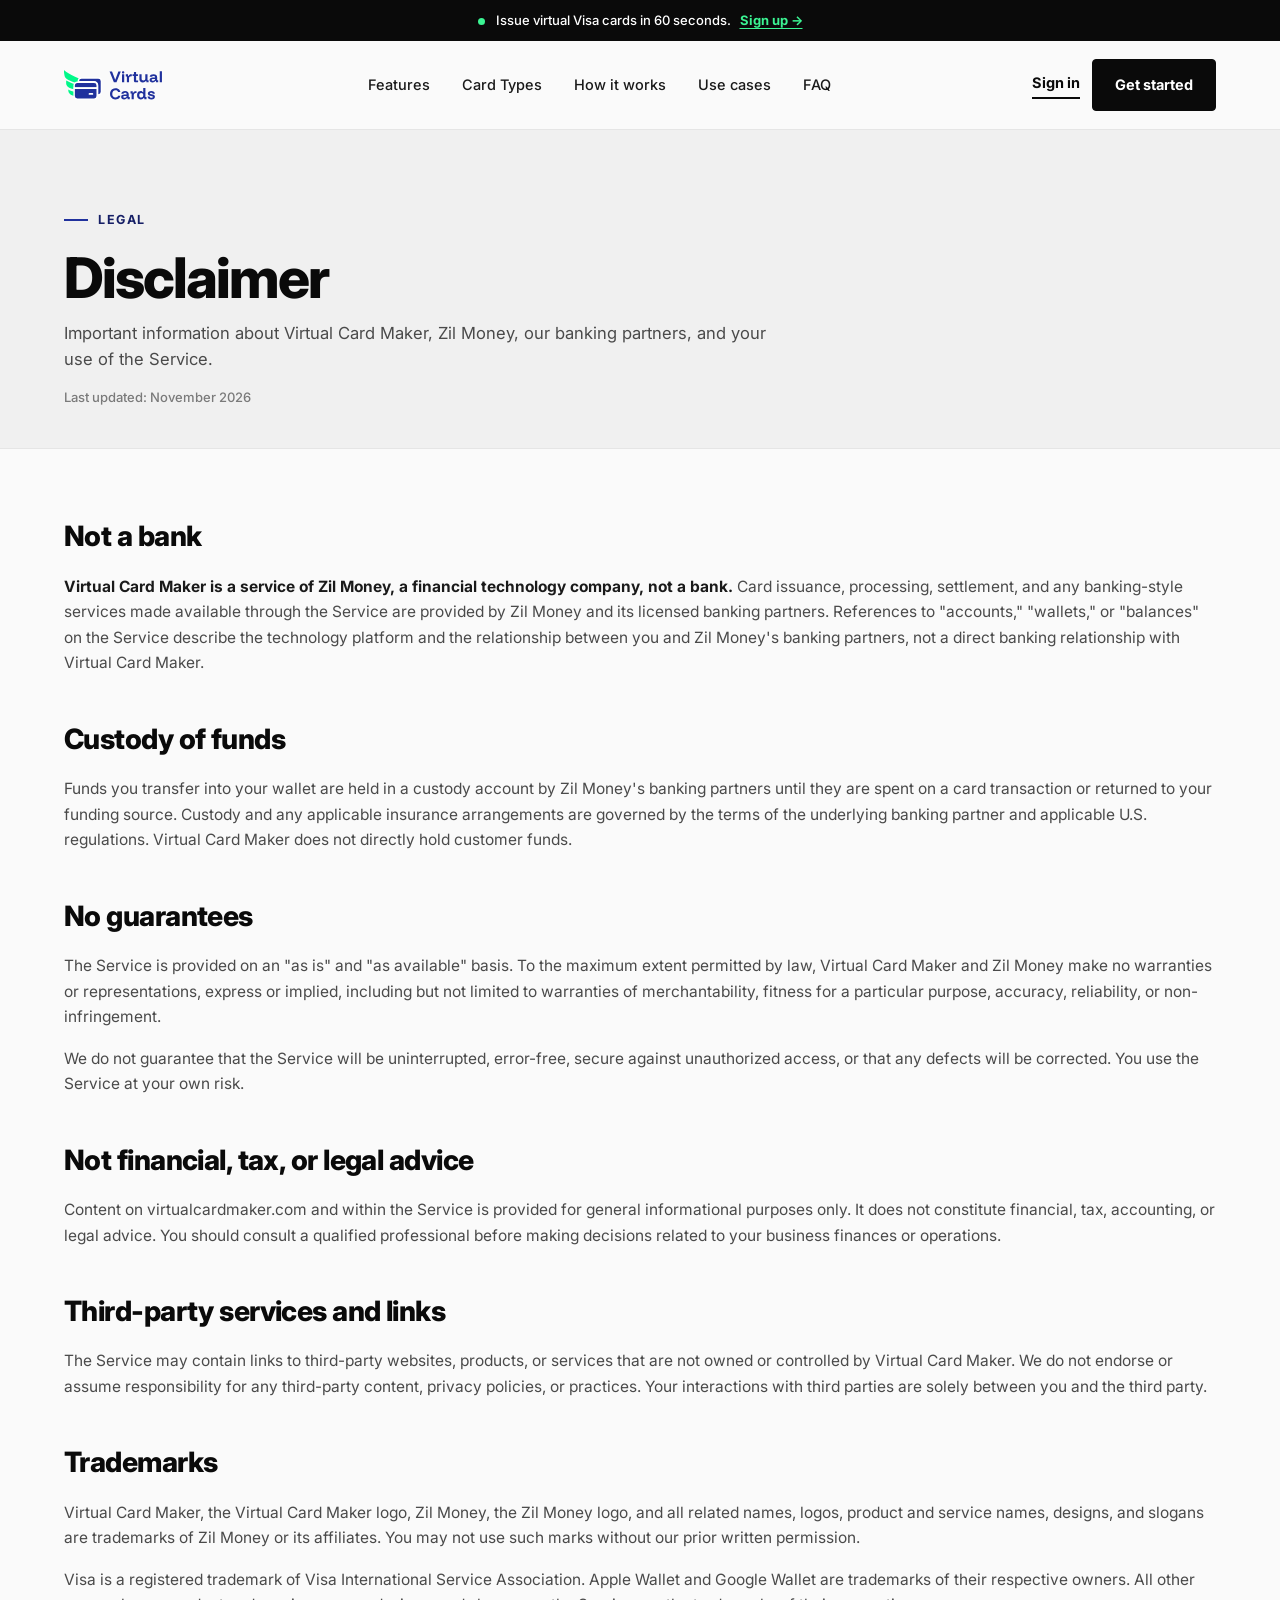
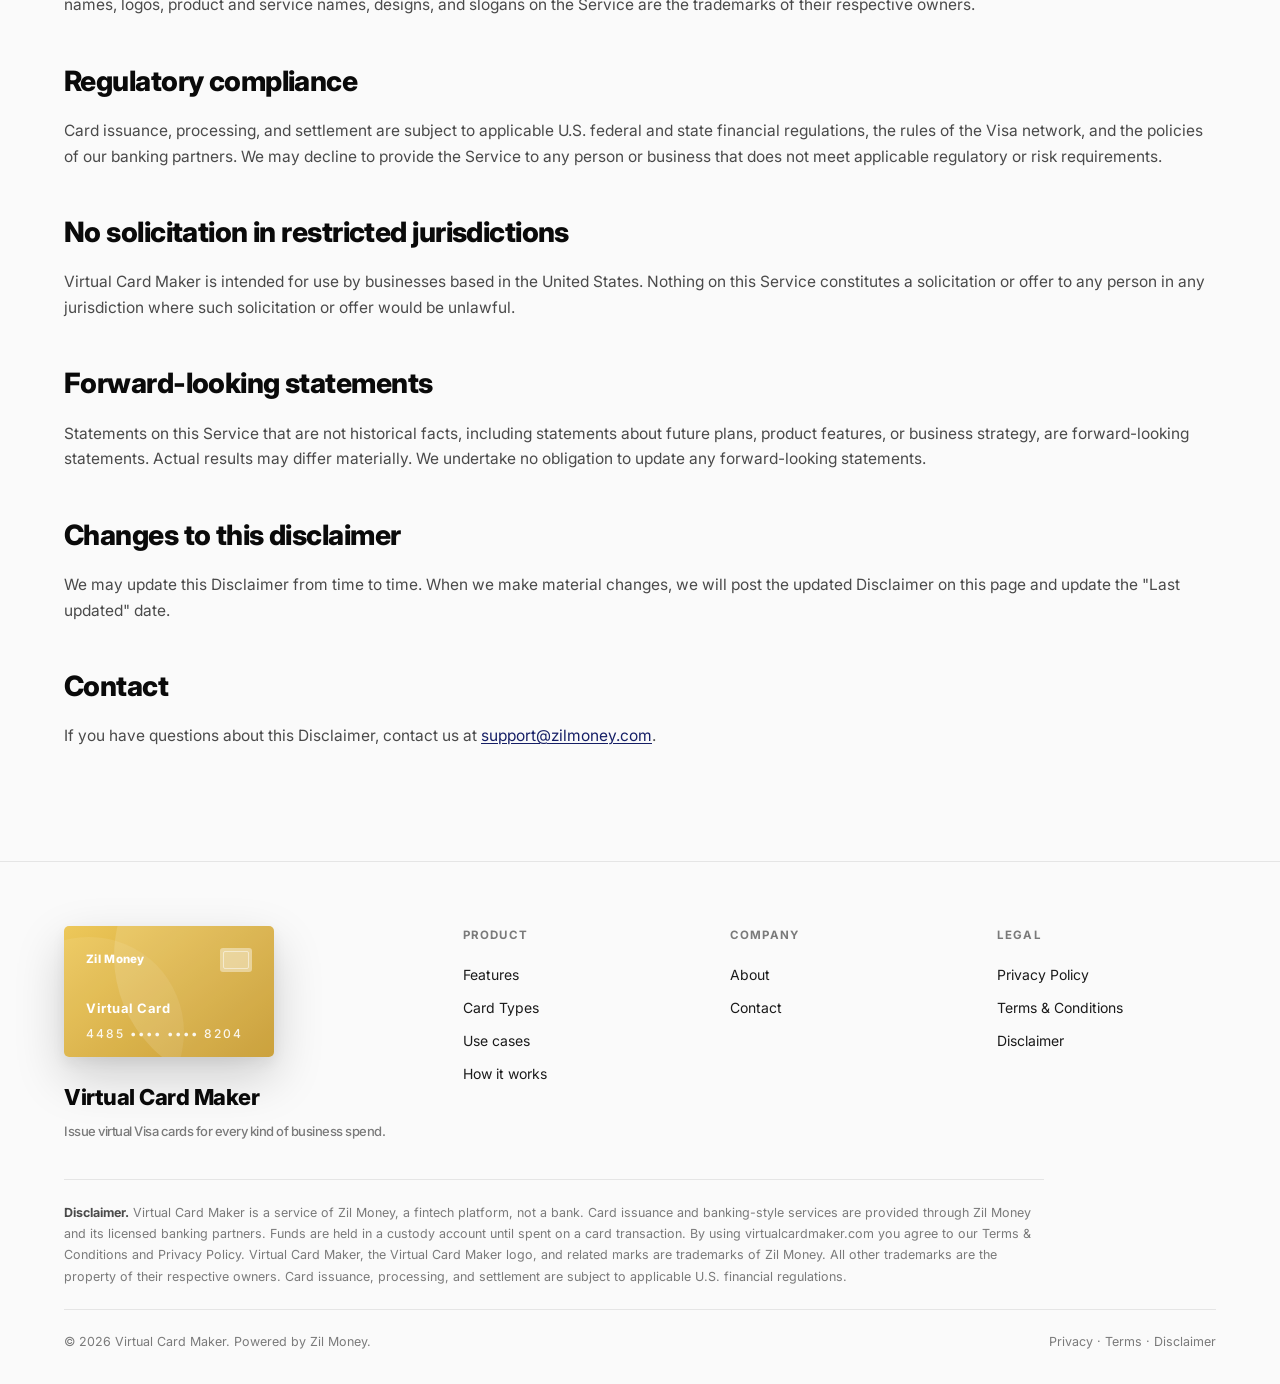
<file: disclaimer.html>
<!DOCTYPE html>
<html lang="en">
<head>
<meta charset="UTF-8" />
<meta name="viewport" content="width=device-width, initial-scale=1.0" />
<title>Disclaimer | Virtual Card Maker</title>
<meta name="description" content="Important disclaimers about Virtual Card Maker, Zil Money, and the Service." />
<meta name="google-site-verification" content="fLqF7Zcdxk2ZRZaVAarJKv1bZun5I27BjCkMNfFPQQI" />
<!-- Google tag (gtag.js) -->
<script async src="https://www.googletagmanager.com/gtag/js?id=G-BGXBHG17B0"></script>
<script>
  window.dataLayer = window.dataLayer || [];
  function gtag(){dataLayer.push(arguments);}
  gtag('js', new Date());
  gtag('config', 'G-BGXBHG17B0');
</script>
<link rel="preconnect" href="https://fonts.googleapis.com">
<link rel="preconnect" href="https://fonts.gstatic.com" crossorigin>
<link href="https://fonts.googleapis.com/css2?family=Inter:wght@400;500;600;700;800;900&display=swap" rel="stylesheet">
<link rel="stylesheet" href="legal-style.css">
</head>
<body>

<div class="topbar">
  <span class="dot"></span> Issue virtual Visa cards in 60 seconds. <a href="https://live.virtualcardmaker.com/auth/signup">Sign up &rarr;</a>
</div>

<nav class="nav">
  <div class="nav-inner">
    <a href="index.html" class="logo">
      <svg class="logo-svg" viewBox="0 0 133 39" fill="none" xmlns="http://www.w3.org/2000/svg" aria-label="Zil Money">
        <path d="M0 0C1.47298 1.26158 2.16054 1.85323 3.63353 2.90454C10.5776 7.74069 19.3128 10.3177 26.8881 14.5229C30.8862 16.6255 33.103 18.6109 34.1552 23.2366C34.576 24.4982 34.8819 26.3319 34.8819 27.5935C32.3567 23.5985 28.1898 21.288 23.9813 19.6059C18.0894 17.293 11.2847 16.0143 5.81359 13.0706C0.973849 10.5474 0.631281 7.95095 0 2.90454V0Z" fill="#00F889"/>
        <path d="M34.4605 33.731C34.4605 33.731 34.1646 32.0298 33.7573 31.6229C28.0561 24.9079 9.31373 27.39 4.22325 21.082C2.18704 18.8437 3.02054 16.2008 2.81689 13.352C2.81689 13.352 2.90922 13.6478 3.52007 14.0548C3.92727 14.2582 4.72279 14.554 4.92644 14.7575C10.8313 18.4201 17.6005 19.1395 23.9126 21.7847C29.4103 23.8196 34.4605 27.2196 34.4605 33.731Z" fill="#00F889"/>
        <path d="M5.71621 25.2979C6.32528 25.7049 6.80456 26.2964 7.81967 26.7034C14.5197 29.7556 28.6872 28.9393 33.763 34.4333C34.9811 35.6542 33.56 34.5416 33.763 36.373C33.763 36.373 33.2855 36.7798 32.6764 36.373C26.7885 33.3207 19.926 34.9515 13.4291 33.7306C10.5867 33.1202 7.83856 32.363 6.4174 29.5142C6.01135 28.9038 5.71621 28.4235 5.71621 27.4061C5.51319 26.5922 5.71621 25.2979 5.71621 25.2979Z" fill="#00F889"/>
        <path d="M44.5568 10.3915C46.8314 10.3915 48.6831 12.2432 48.6831 14.5177V28.3623C48.6831 30.605 46.8796 32.4416 44.6486 32.4884L43.6845 32.5086V20.0292C43.6845 17.4741 41.6072 15.39 39.0575 15.39H18.665L18.6853 14.4259C18.732 12.1974 20.5662 10.3915 22.7993 10.3915H44.5568Z" fill="#20319D" stroke="white" stroke-width="1.88859"/>
        <path d="M39.0581 15.9029C41.323 15.9029 43.1723 17.757 43.1723 20.0291V23.2308H13.1743V20.0291C13.1743 17.7545 15.026 15.9029 17.3006 15.9029H39.0581Z" fill="#20319D" stroke="white" stroke-width="1.88859"/>
        <path d="M43.1723 23.7437V33.8738C43.1723 36.146 41.323 38 39.0581 38H17.3006C15.026 38 13.1743 36.1484 13.1743 33.8738V23.7437H43.1723ZM33.2224 30.7955C33.0773 30.7955 32.9659 30.9072 32.9659 31.052C32.9659 31.1908 33.0835 31.3084 33.2224 31.3084H36.8247C36.9636 31.3084 37.0811 31.1909 37.0811 31.052C37.0811 30.9072 36.9698 30.7955 36.8247 30.7955H33.2224Z" fill="#20319D" stroke="white" stroke-width="1.88859"/>
        <path d="M64.8332 16L59.2541 2.00909H62.4669L66.5605 12.6836H66.6469L70.6887 2.00909H73.8323L68.2532 16H64.8332ZM75.4449 16V5.63636H78.3122V16H75.4449ZM76.8785 4.61727C76.441 4.61727 76.0667 4.46758 75.7558 4.16818C75.4564 3.85727 75.3067 3.48303 75.3067 3.04545C75.3067 2.60788 75.4564 2.23939 75.7558 1.94C76.0667 1.62909 76.441 1.47364 76.8785 1.47364C77.3161 1.47364 77.6846 1.62909 77.984 1.94C78.2949 2.23939 78.4504 2.60788 78.4504 3.04545C78.4504 3.48303 78.2949 3.85727 77.984 4.16818C77.6846 4.46758 77.3161 4.61727 76.8785 4.61727ZM81.7411 16V8.46909H80.3247V5.63636H83.2265V7.67455H83.952C84.2284 6.94909 84.6659 6.40788 85.2647 6.05091C85.8635 5.69394 86.5371 5.51546 87.2856 5.51546H88.1665V8.00273H87.1647C86.2665 8.00273 85.6044 8.25606 85.1784 8.76273C84.7638 9.26939 84.5565 9.93727 84.5565 10.7664V16H81.7411ZM93.218 16C92.481 16 91.9053 15.8158 91.4907 15.4473C91.0877 15.0673 90.8862 14.4915 90.8862 13.72V7.88182H89.1071V5.63636H90.9207V2.52727H93.7189V5.63636H96.1198V7.88182H93.7534V13.7545H96.3616V16H93.218ZM102.506 16.19C101.066 16.19 99.961 15.81 99.1895 15.05C98.418 14.29 98.0322 13.2536 98.0322 11.9409V5.63636H100.9V11.3882C100.9 12.1367 101.09 12.7009 101.47 13.0809C101.861 13.4494 102.443 13.6336 103.214 13.6336C104.009 13.6336 104.619 13.4321 105.045 13.0291C105.483 12.6261 105.701 12.0503 105.701 11.3018V5.63636H108.569V13.1673H109.985V16H107.083V14.3073H106.358C105.943 14.9176 105.436 15.3839 104.838 15.7064C104.25 16.0288 103.473 16.19 102.506 16.19ZM115.158 16.19C113.937 16.19 112.981 15.8964 112.29 15.3091C111.599 14.7103 111.254 13.9273 111.254 12.96C111.254 11.9352 111.611 11.1464 112.325 10.5936C113.039 10.0409 114.064 9.76455 115.399 9.76455H118.37V9.36727C118.37 8.2503 117.702 7.69182 116.367 7.69182C115.204 7.69182 114.501 8.09485 114.259 8.90091H111.409C111.64 7.76091 112.175 6.89727 113.016 6.31C113.856 5.72273 114.973 5.42909 116.367 5.42909C117.91 5.42909 119.084 5.77455 119.89 6.46545C120.708 7.15636 121.117 8.16394 121.117 9.48818V13.1673H122.464V16H119.562V14.3073H118.837C118.48 14.9061 118.002 15.3724 117.403 15.7064C116.804 16.0288 116.056 16.19 115.158 16.19ZM115.589 14.0136C116.131 14.0136 116.609 13.9158 117.023 13.72C117.438 13.5242 117.766 13.2652 118.008 12.9427C118.249 12.6088 118.37 12.2345 118.37 11.82V11.6645H115.538C114.501 11.6645 113.983 12.0503 113.983 12.8218C113.983 13.2018 114.127 13.4955 114.415 13.7027C114.703 13.91 115.094 14.0136 115.589 14.0136ZM124.474 16V1.49091H127.341V16H124.474ZM66.9405 38.2591C65.5126 38.2591 64.2632 37.9655 63.1923 37.3782C62.1329 36.7794 61.3096 35.9388 60.7223 34.8564C60.1351 33.7624 59.8414 32.49 59.8414 31.0391C59.8414 29.5652 60.1351 28.287 60.7223 27.2045C61.3096 26.1221 62.1329 25.2873 63.1923 24.7C64.2632 24.1012 65.5126 23.8018 66.9405 23.8018C68.092 23.8018 69.1111 24.0033 69.9978 24.4064C70.896 24.7979 71.6272 25.3621 72.1914 26.0991C72.7672 26.8361 73.1299 27.717 73.2796 28.7418H70.2396C70.1129 27.9933 69.756 27.4176 69.1687 27.0145C68.5814 26.6 67.8387 26.3927 66.9405 26.3927C65.6508 26.3927 64.6317 26.8015 63.8832 27.6191C63.1348 28.4367 62.7605 29.5767 62.7605 31.0391C62.7605 32.49 63.1348 33.63 63.8832 34.4591C64.6317 35.2767 65.6508 35.6855 66.9405 35.6855C67.8387 35.6855 68.5814 35.4782 69.1687 35.0636C69.756 34.6491 70.1129 34.0676 70.2396 33.3191H73.2796C73.1299 34.3439 72.7672 35.2306 72.1914 35.9791C71.6272 36.7161 70.896 37.2803 69.9978 37.6718C69.1111 38.0633 68.092 38.2591 66.9405 38.2591ZM78.2177 38.19C76.9971 38.19 76.0413 37.8964 75.3504 37.3091C74.6595 36.7103 74.3141 35.9273 74.3141 34.96C74.3141 33.9352 74.671 33.1464 75.385 32.5936C76.0989 32.0409 77.1238 31.7645 78.4595 31.7645H81.4304V31.3673C81.4304 30.2503 80.7626 29.6918 79.4268 29.6918C78.2638 29.6918 77.5613 30.0948 77.3195 30.9009H74.4695C74.6998 29.7609 75.2353 28.8973 76.0759 28.31C76.9165 27.7227 78.0335 27.4291 79.4268 27.4291C80.9698 27.4291 82.1444 27.7745 82.9504 28.4655C83.768 29.1564 84.1768 30.1639 84.1768 31.4882V35.1673H85.5241V38H82.6223V36.3073H81.8968C81.5398 36.9061 81.062 37.3724 80.4632 37.7064C79.8644 38.0288 79.1159 38.19 78.2177 38.19ZM78.6495 36.0136C79.1907 36.0136 79.6686 35.9158 80.0832 35.72C80.4977 35.5242 80.8259 35.2652 81.0677 34.9427C81.3095 34.6088 81.4304 34.2345 81.4304 33.82V33.6645H78.5977C77.5613 33.6645 77.0432 34.0503 77.0432 34.8218C77.0432 35.2018 77.1871 35.4955 77.475 35.7027C77.7629 35.91 78.1544 36.0136 78.6495 36.0136ZM87.8945 38V30.4691H86.4781V27.6364H89.3799V29.6745H90.1054C90.3818 28.9491 90.8193 28.4079 91.4181 28.0509C92.0169 27.6939 92.6905 27.5155 93.439 27.5155H94.3199V30.0027H93.3181C92.4199 30.0027 91.7578 30.2561 91.3318 30.7627C90.9172 31.2694 90.7099 31.9373 90.7099 32.7664V38H87.8945ZM99.9506 38.2073C98.8912 38.2073 97.9872 37.9827 97.2388 37.5336C96.5018 37.0845 95.9433 36.457 95.5633 35.6509C95.1833 34.8333 94.9933 33.8891 94.9933 32.8182C94.9933 31.7358 95.1776 30.7915 95.546 29.9855C95.9145 29.1679 96.45 28.5403 97.1524 28.1027C97.8663 27.6536 98.7185 27.4291 99.7088 27.4291C100.469 27.4291 101.119 27.573 101.661 27.8609C102.213 28.1373 102.639 28.5345 102.939 29.0527H103.008V23.4909H105.875V35.1673H107.291V38H104.39V36.3073H103.664C103.296 36.9061 102.801 37.3724 102.179 37.7064C101.568 38.0403 100.826 38.2073 99.9506 38.2073ZM100.486 35.72C101.258 35.72 101.868 35.507 102.317 35.0809C102.778 34.6433 103.008 34.0445 103.008 33.2845V32.3518C103.008 31.5918 102.778 30.9988 102.317 30.5727C101.868 30.1352 101.258 29.9164 100.486 29.9164C99.6109 29.9164 98.9545 30.1755 98.5169 30.6936C98.0794 31.2118 97.8606 31.92 97.8606 32.8182C97.8606 33.7164 98.0794 34.4245 98.5169 34.9427C98.9545 35.4609 99.6109 35.72 100.486 35.72ZM113.652 38.2073C112.132 38.2073 110.929 37.8906 110.042 37.2573C109.167 36.6124 108.695 35.7142 108.626 34.5627H111.39C111.482 35.0579 111.718 35.4264 112.098 35.6682C112.489 35.91 113.048 36.0309 113.773 36.0309C114.959 36.0309 115.552 35.7027 115.552 35.0464C115.552 34.7815 115.46 34.5742 115.276 34.4245C115.103 34.2633 114.81 34.1424 114.395 34.0618L112.081 33.6127C110.008 33.2097 108.972 32.2367 108.972 30.6936C108.972 29.7033 109.369 28.9145 110.163 28.3273C110.958 27.7285 112.058 27.4291 113.462 27.4291C114.856 27.4291 115.961 27.7342 116.779 28.3445C117.596 28.9548 118.045 29.807 118.126 30.9009H115.362C115.236 30.4173 115.011 30.0661 114.689 29.8473C114.366 29.6285 113.9 29.5191 113.29 29.5191C112.76 29.5191 112.357 29.5997 112.081 29.7609C111.804 29.9106 111.666 30.1409 111.666 30.4518C111.666 30.6706 111.752 30.8548 111.925 31.0045C112.098 31.1542 112.363 31.2636 112.72 31.3327L115.086 31.7818C116.169 32.0006 116.963 32.3518 117.47 32.8355C117.976 33.3191 118.23 33.9755 118.23 34.8045C118.23 35.8755 117.832 36.7103 117.038 37.3091C116.255 37.9079 115.126 38.2073 113.652 38.2073Z" fill="#20319D"/>
      </svg>
    </a>
    <div class="nav-links">
      <a href="index.html#features">Features</a>
      <a href="index.html#cards">Card Types</a>
      <a href="index.html#how">How it works</a>
      <a href="index.html#use-cases">Use cases</a>
      <a href="index.html#faq">FAQ</a>
    </div>
    <div class="nav-cta">
      <a href="https://live.virtualcardmaker.com/auth/signin" class="btn-link">Sign in</a>
      <a href="https://live.virtualcardmaker.com/auth/signup" class="btn btn-gold">Get started</a>
    </div>
  </div>
</nav>

<section class="legal-header">
  <div class="wrap-narrow">
    <div class="eyebrow">Legal</div>
    <h1>Disclaimer</h1>
    <p class="lead">Important information about Virtual Card Maker, Zil Money, our banking partners, and your use of the Service.</p>
    <div class="updated">Last updated: November 2026</div>
  </div>
</section>

<section class="legal-body">
  <div class="wrap-narrow">

    <h2>Not a bank</h2>
    <p><strong>Virtual Card Maker is a service of Zil Money, a financial technology company, not a bank.</strong> Card issuance, processing, settlement, and any banking-style services made available through the Service are provided by Zil Money and its licensed banking partners. References to "accounts," "wallets," or "balances" on the Service describe the technology platform and the relationship between you and Zil Money's banking partners, not a direct banking relationship with Virtual Card Maker.</p>

    <h2>Custody of funds</h2>
    <p>Funds you transfer into your wallet are held in a custody account by Zil Money's banking partners until they are spent on a card transaction or returned to your funding source. Custody and any applicable insurance arrangements are governed by the terms of the underlying banking partner and applicable U.S. regulations. Virtual Card Maker does not directly hold customer funds.</p>

    <h2>No guarantees</h2>
    <p>The Service is provided on an "as is" and "as available" basis. To the maximum extent permitted by law, Virtual Card Maker and Zil Money make no warranties or representations, express or implied, including but not limited to warranties of merchantability, fitness for a particular purpose, accuracy, reliability, or non-infringement.</p>
    <p>We do not guarantee that the Service will be uninterrupted, error-free, secure against unauthorized access, or that any defects will be corrected. You use the Service at your own risk.</p>

    <h2>Not financial, tax, or legal advice</h2>
    <p>Content on virtualcardmaker.com and within the Service is provided for general informational purposes only. It does not constitute financial, tax, accounting, or legal advice. You should consult a qualified professional before making decisions related to your business finances or operations.</p>

    <h2>Third-party services and links</h2>
    <p>The Service may contain links to third-party websites, products, or services that are not owned or controlled by Virtual Card Maker. We do not endorse or assume responsibility for any third-party content, privacy policies, or practices. Your interactions with third parties are solely between you and the third party.</p>

    <h2>Trademarks</h2>
    <p>Virtual Card Maker, the Virtual Card Maker logo, Zil Money, the Zil Money logo, and all related names, logos, product and service names, designs, and slogans are trademarks of Zil Money or its affiliates. You may not use such marks without our prior written permission.</p>
    <p>Visa is a registered trademark of Visa International Service Association. Apple Wallet and Google Wallet are trademarks of their respective owners. All other names, logos, product and service names, designs, and slogans on the Service are the trademarks of their respective owners.</p>

    <h2>Regulatory compliance</h2>
    <p>Card issuance, processing, and settlement are subject to applicable U.S. federal and state financial regulations, the rules of the Visa network, and the policies of our banking partners. We may decline to provide the Service to any person or business that does not meet applicable regulatory or risk requirements.</p>

    <h2>No solicitation in restricted jurisdictions</h2>
    <p>Virtual Card Maker is intended for use by businesses based in the United States. Nothing on this Service constitutes a solicitation or offer to any person in any jurisdiction where such solicitation or offer would be unlawful.</p>

    <h2>Forward-looking statements</h2>
    <p>Statements on this Service that are not historical facts, including statements about future plans, product features, or business strategy, are forward-looking statements. Actual results may differ materially. We undertake no obligation to update any forward-looking statements.</p>

    <h2>Changes to this disclaimer</h2>
    <p>We may update this Disclaimer from time to time. When we make material changes, we will post the updated Disclaimer on this page and update the "Last updated" date.</p>

    <h2>Contact</h2>
    <p>If you have questions about this Disclaimer, contact us at <a href="mailto:support@zilmoney.com">support@zilmoney.com</a>.</p>

  </div>
</section>

<footer>
  <div class="wrap">
    <div class="footer-grid">
      <div class="footer-brand">
        <div class="footer-card-display">
          <div class="visa-card">
            <div class="vc-row1">
              <div class="vc-brand">Zil Money</div>
              <div class="vc-chip"></div>
            </div>
            <div class="vc-name">Virtual Card</div>
            <div class="vc-num">4485 &bull;&bull;&bull;&bull; &bull;&bull;&bull;&bull; 8204</div>
            <div class="vc-row3">
              <div>
                <div class="vc-label">Issued by</div>
                <div class="vc-value">Zil Money</div>
              </div>
              <div class="vc-logo">VISA</div>
            </div>
          </div>
        </div>
        <div class="footer-product">
          Virtual Card Maker
          <small>Issue virtual Visa cards for every kind of business spend.</small>
        </div>
      </div>
      <div>
        <h5>Product</h5>
        <a href="index.html#features">Features</a>
        <a href="index.html#cards">Card Types</a>
        <a href="index.html#use-cases">Use cases</a>
        <a href="index.html#how">How it works</a>
      </div>
      <div>
        <h5>Company</h5>
        <a href="about.html">About</a>
        <a href="contact.html">Contact</a>
      </div>
      <div>
        <h5>Legal</h5>
        <a href="privacy-policy.html">Privacy Policy</a>
        <a href="terms-and-conditions.html">Terms &amp; Conditions</a>
        <a href="disclaimer.html">Disclaimer</a>
      </div>
    </div>
    <div class="footer-disclaimer">
      <strong>Disclaimer.</strong> Virtual Card Maker is a service of Zil Money, a fintech platform, not a bank. Card issuance and banking-style services are provided through Zil Money and its licensed banking partners. Funds are held in a custody account until spent on a card transaction. By using virtualcardmaker.com you agree to our Terms &amp; Conditions and Privacy Policy. Virtual Card Maker, the Virtual Card Maker logo, and related marks are trademarks of Zil Money. All other trademarks are the property of their respective owners. Card issuance, processing, and settlement are subject to applicable U.S. financial regulations.
    </div>
    <div class="footer-bottom">
      <div>&copy; 2026 Virtual Card Maker. Powered by Zil Money.</div>
      <div><a href="privacy-policy.html">Privacy</a> &middot; <a href="terms-and-conditions.html">Terms</a> &middot; <a href="disclaimer.html">Disclaimer</a></div>
    </div>
  </div>
</footer>

</body>
</html>
</file>
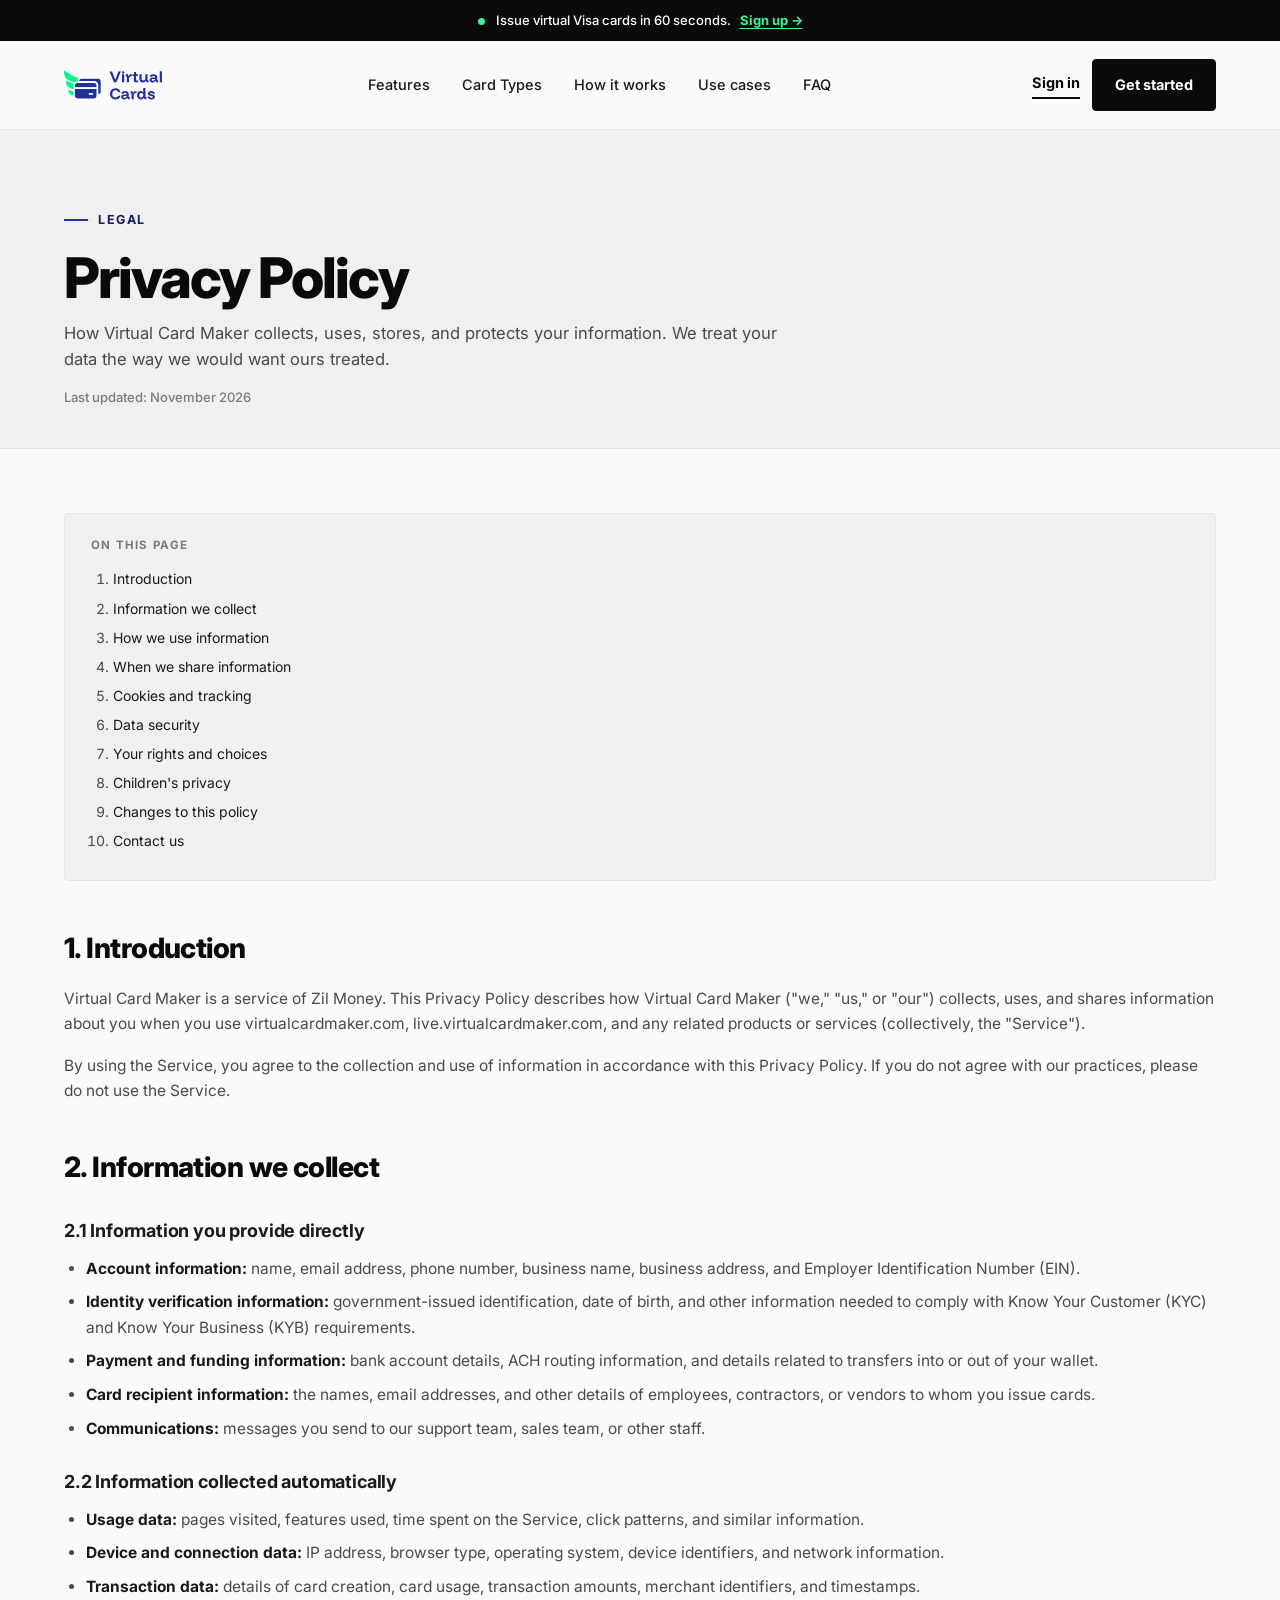
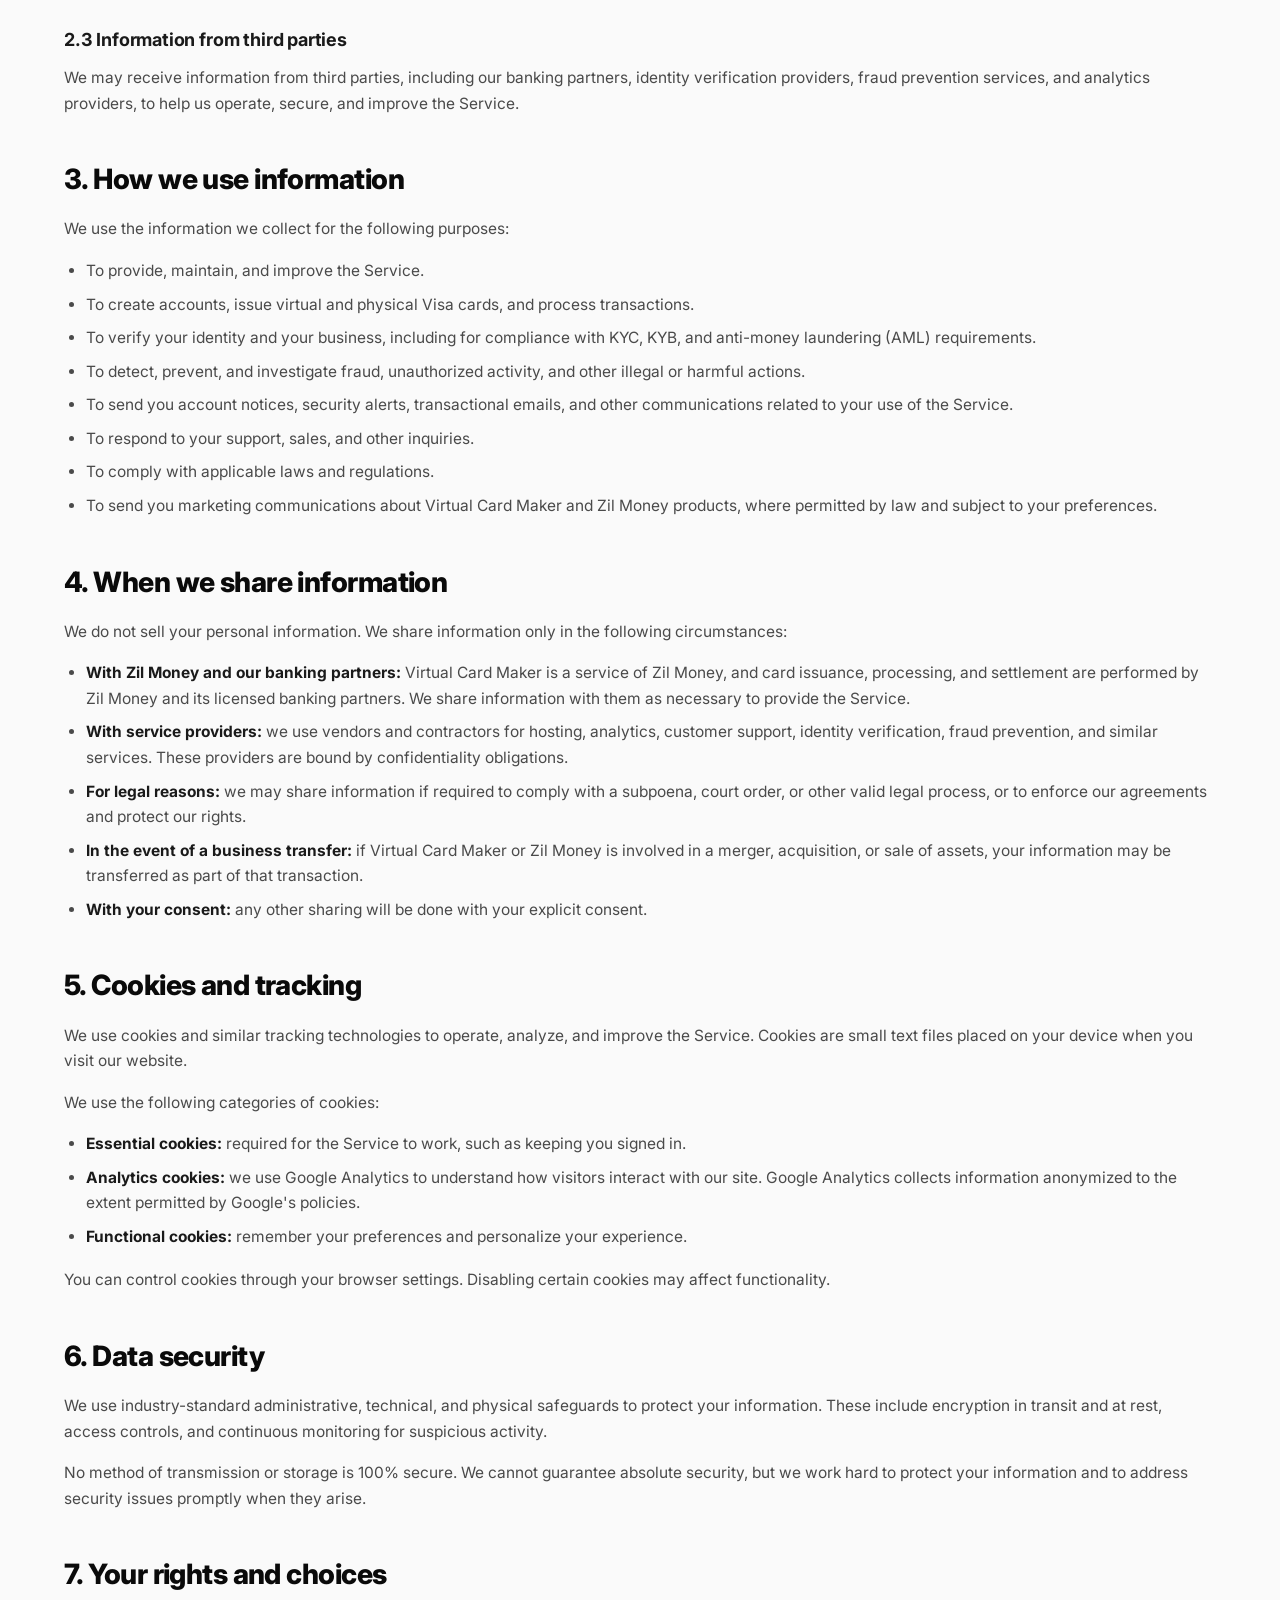
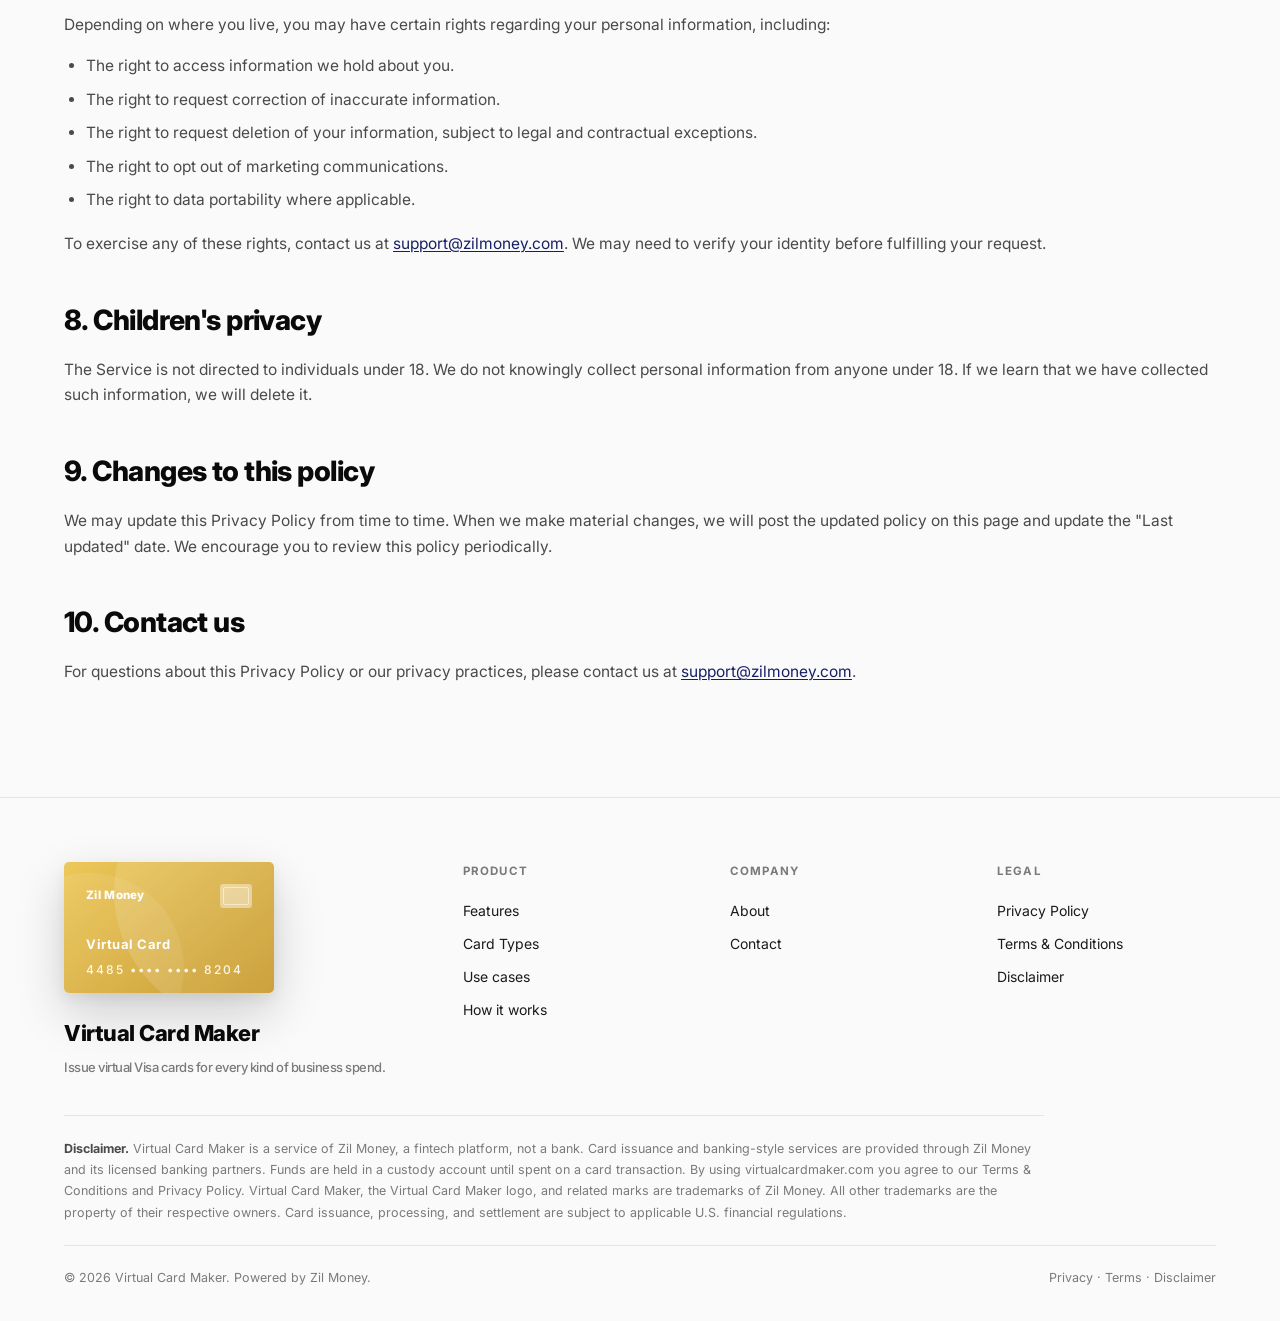
<file: privacy-policy.html>
<!DOCTYPE html>
<html lang="en">
<head>
<meta charset="UTF-8" />
<meta name="viewport" content="width=device-width, initial-scale=1.0" />
<title>Privacy Policy | Virtual Card Maker</title>
<meta name="description" content="How Virtual Card Maker collects, uses, stores, and protects your personal and business information." />
<meta name="google-site-verification" content="fLqF7Zcdxk2ZRZaVAarJKv1bZun5I27BjCkMNfFPQQI" />
<!-- Google tag (gtag.js) -->
<script async src="https://www.googletagmanager.com/gtag/js?id=G-BGXBHG17B0"></script>
<script>
  window.dataLayer = window.dataLayer || [];
  function gtag(){dataLayer.push(arguments);}
  gtag('js', new Date());
  gtag('config', 'G-BGXBHG17B0');
</script>
<link rel="preconnect" href="https://fonts.googleapis.com">
<link rel="preconnect" href="https://fonts.gstatic.com" crossorigin>
<link href="https://fonts.googleapis.com/css2?family=Inter:wght@400;500;600;700;800;900&display=swap" rel="stylesheet">
<link rel="stylesheet" href="legal-style.css">
</head>
<body>

<div class="topbar">
  <span class="dot"></span> Issue virtual Visa cards in 60 seconds. <a href="https://live.virtualcardmaker.com/auth/signup">Sign up &rarr;</a>
</div>

<nav class="nav">
  <div class="nav-inner">
    <a href="index.html" class="logo">
      <svg class="logo-svg" viewBox="0 0 133 39" fill="none" xmlns="http://www.w3.org/2000/svg" aria-label="Zil Money">
        <path d="M0 0C1.47298 1.26158 2.16054 1.85323 3.63353 2.90454C10.5776 7.74069 19.3128 10.3177 26.8881 14.5229C30.8862 16.6255 33.103 18.6109 34.1552 23.2366C34.576 24.4982 34.8819 26.3319 34.8819 27.5935C32.3567 23.5985 28.1898 21.288 23.9813 19.6059C18.0894 17.293 11.2847 16.0143 5.81359 13.0706C0.973849 10.5474 0.631281 7.95095 0 2.90454V0Z" fill="#00F889"/>
        <path d="M34.4605 33.731C34.4605 33.731 34.1646 32.0298 33.7573 31.6229C28.0561 24.9079 9.31373 27.39 4.22325 21.082C2.18704 18.8437 3.02054 16.2008 2.81689 13.352C2.81689 13.352 2.90922 13.6478 3.52007 14.0548C3.92727 14.2582 4.72279 14.554 4.92644 14.7575C10.8313 18.4201 17.6005 19.1395 23.9126 21.7847C29.4103 23.8196 34.4605 27.2196 34.4605 33.731Z" fill="#00F889"/>
        <path d="M5.71621 25.2979C6.32528 25.7049 6.80456 26.2964 7.81967 26.7034C14.5197 29.7556 28.6872 28.9393 33.763 34.4333C34.9811 35.6542 33.56 34.5416 33.763 36.373C33.763 36.373 33.2855 36.7798 32.6764 36.373C26.7885 33.3207 19.926 34.9515 13.4291 33.7306C10.5867 33.1202 7.83856 32.363 6.4174 29.5142C6.01135 28.9038 5.71621 28.4235 5.71621 27.4061C5.51319 26.5922 5.71621 25.2979 5.71621 25.2979Z" fill="#00F889"/>
        <path d="M44.5568 10.3915C46.8314 10.3915 48.6831 12.2432 48.6831 14.5177V28.3623C48.6831 30.605 46.8796 32.4416 44.6486 32.4884L43.6845 32.5086V20.0292C43.6845 17.4741 41.6072 15.39 39.0575 15.39H18.665L18.6853 14.4259C18.732 12.1974 20.5662 10.3915 22.7993 10.3915H44.5568Z" fill="#20319D" stroke="white" stroke-width="1.88859"/>
        <path d="M39.0581 15.9029C41.323 15.9029 43.1723 17.757 43.1723 20.0291V23.2308H13.1743V20.0291C13.1743 17.7545 15.026 15.9029 17.3006 15.9029H39.0581Z" fill="#20319D" stroke="white" stroke-width="1.88859"/>
        <path d="M43.1723 23.7437V33.8738C43.1723 36.146 41.323 38 39.0581 38H17.3006C15.026 38 13.1743 36.1484 13.1743 33.8738V23.7437H43.1723ZM33.2224 30.7955C33.0773 30.7955 32.9659 30.9072 32.9659 31.052C32.9659 31.1908 33.0835 31.3084 33.2224 31.3084H36.8247C36.9636 31.3084 37.0811 31.1909 37.0811 31.052C37.0811 30.9072 36.9698 30.7955 36.8247 30.7955H33.2224Z" fill="#20319D" stroke="white" stroke-width="1.88859"/>
        <path d="M64.8332 16L59.2541 2.00909H62.4669L66.5605 12.6836H66.6469L70.6887 2.00909H73.8323L68.2532 16H64.8332ZM75.4449 16V5.63636H78.3122V16H75.4449ZM76.8785 4.61727C76.441 4.61727 76.0667 4.46758 75.7558 4.16818C75.4564 3.85727 75.3067 3.48303 75.3067 3.04545C75.3067 2.60788 75.4564 2.23939 75.7558 1.94C76.0667 1.62909 76.441 1.47364 76.8785 1.47364C77.3161 1.47364 77.6846 1.62909 77.984 1.94C78.2949 2.23939 78.4504 2.60788 78.4504 3.04545C78.4504 3.48303 78.2949 3.85727 77.984 4.16818C77.6846 4.46758 77.3161 4.61727 76.8785 4.61727ZM81.7411 16V8.46909H80.3247V5.63636H83.2265V7.67455H83.952C84.2284 6.94909 84.6659 6.40788 85.2647 6.05091C85.8635 5.69394 86.5371 5.51546 87.2856 5.51546H88.1665V8.00273H87.1647C86.2665 8.00273 85.6044 8.25606 85.1784 8.76273C84.7638 9.26939 84.5565 9.93727 84.5565 10.7664V16H81.7411ZM93.218 16C92.481 16 91.9053 15.8158 91.4907 15.4473C91.0877 15.0673 90.8862 14.4915 90.8862 13.72V7.88182H89.1071V5.63636H90.9207V2.52727H93.7189V5.63636H96.1198V7.88182H93.7534V13.7545H96.3616V16H93.218ZM102.506 16.19C101.066 16.19 99.961 15.81 99.1895 15.05C98.418 14.29 98.0322 13.2536 98.0322 11.9409V5.63636H100.9V11.3882C100.9 12.1367 101.09 12.7009 101.47 13.0809C101.861 13.4494 102.443 13.6336 103.214 13.6336C104.009 13.6336 104.619 13.4321 105.045 13.0291C105.483 12.6261 105.701 12.0503 105.701 11.3018V5.63636H108.569V13.1673H109.985V16H107.083V14.3073H106.358C105.943 14.9176 105.436 15.3839 104.838 15.7064C104.25 16.0288 103.473 16.19 102.506 16.19ZM115.158 16.19C113.937 16.19 112.981 15.8964 112.29 15.3091C111.599 14.7103 111.254 13.9273 111.254 12.96C111.254 11.9352 111.611 11.1464 112.325 10.5936C113.039 10.0409 114.064 9.76455 115.399 9.76455H118.37V9.36727C118.37 8.2503 117.702 7.69182 116.367 7.69182C115.204 7.69182 114.501 8.09485 114.259 8.90091H111.409C111.64 7.76091 112.175 6.89727 113.016 6.31C113.856 5.72273 114.973 5.42909 116.367 5.42909C117.91 5.42909 119.084 5.77455 119.89 6.46545C120.708 7.15636 121.117 8.16394 121.117 9.48818V13.1673H122.464V16H119.562V14.3073H118.837C118.48 14.9061 118.002 15.3724 117.403 15.7064C116.804 16.0288 116.056 16.19 115.158 16.19ZM115.589 14.0136C116.131 14.0136 116.609 13.9158 117.023 13.72C117.438 13.5242 117.766 13.2652 118.008 12.9427C118.249 12.6088 118.37 12.2345 118.37 11.82V11.6645H115.538C114.501 11.6645 113.983 12.0503 113.983 12.8218C113.983 13.2018 114.127 13.4955 114.415 13.7027C114.703 13.91 115.094 14.0136 115.589 14.0136ZM124.474 16V1.49091H127.341V16H124.474ZM66.9405 38.2591C65.5126 38.2591 64.2632 37.9655 63.1923 37.3782C62.1329 36.7794 61.3096 35.9388 60.7223 34.8564C60.1351 33.7624 59.8414 32.49 59.8414 31.0391C59.8414 29.5652 60.1351 28.287 60.7223 27.2045C61.3096 26.1221 62.1329 25.2873 63.1923 24.7C64.2632 24.1012 65.5126 23.8018 66.9405 23.8018C68.092 23.8018 69.1111 24.0033 69.9978 24.4064C70.896 24.7979 71.6272 25.3621 72.1914 26.0991C72.7672 26.8361 73.1299 27.717 73.2796 28.7418H70.2396C70.1129 27.9933 69.756 27.4176 69.1687 27.0145C68.5814 26.6 67.8387 26.3927 66.9405 26.3927C65.6508 26.3927 64.6317 26.8015 63.8832 27.6191C63.1348 28.4367 62.7605 29.5767 62.7605 31.0391C62.7605 32.49 63.1348 33.63 63.8832 34.4591C64.6317 35.2767 65.6508 35.6855 66.9405 35.6855C67.8387 35.6855 68.5814 35.4782 69.1687 35.0636C69.756 34.6491 70.1129 34.0676 70.2396 33.3191H73.2796C73.1299 34.3439 72.7672 35.2306 72.1914 35.9791C71.6272 36.7161 70.896 37.2803 69.9978 37.6718C69.1111 38.0633 68.092 38.2591 66.9405 38.2591ZM78.2177 38.19C76.9971 38.19 76.0413 37.8964 75.3504 37.3091C74.6595 36.7103 74.3141 35.9273 74.3141 34.96C74.3141 33.9352 74.671 33.1464 75.385 32.5936C76.0989 32.0409 77.1238 31.7645 78.4595 31.7645H81.4304V31.3673C81.4304 30.2503 80.7626 29.6918 79.4268 29.6918C78.2638 29.6918 77.5613 30.0948 77.3195 30.9009H74.4695C74.6998 29.7609 75.2353 28.8973 76.0759 28.31C76.9165 27.7227 78.0335 27.4291 79.4268 27.4291C80.9698 27.4291 82.1444 27.7745 82.9504 28.4655C83.768 29.1564 84.1768 30.1639 84.1768 31.4882V35.1673H85.5241V38H82.6223V36.3073H81.8968C81.5398 36.9061 81.062 37.3724 80.4632 37.7064C79.8644 38.0288 79.1159 38.19 78.2177 38.19ZM78.6495 36.0136C79.1907 36.0136 79.6686 35.9158 80.0832 35.72C80.4977 35.5242 80.8259 35.2652 81.0677 34.9427C81.3095 34.6088 81.4304 34.2345 81.4304 33.82V33.6645H78.5977C77.5613 33.6645 77.0432 34.0503 77.0432 34.8218C77.0432 35.2018 77.1871 35.4955 77.475 35.7027C77.7629 35.91 78.1544 36.0136 78.6495 36.0136ZM87.8945 38V30.4691H86.4781V27.6364H89.3799V29.6745H90.1054C90.3818 28.9491 90.8193 28.4079 91.4181 28.0509C92.0169 27.6939 92.6905 27.5155 93.439 27.5155H94.3199V30.0027H93.3181C92.4199 30.0027 91.7578 30.2561 91.3318 30.7627C90.9172 31.2694 90.7099 31.9373 90.7099 32.7664V38H87.8945ZM99.9506 38.2073C98.8912 38.2073 97.9872 37.9827 97.2388 37.5336C96.5018 37.0845 95.9433 36.457 95.5633 35.6509C95.1833 34.8333 94.9933 33.8891 94.9933 32.8182C94.9933 31.7358 95.1776 30.7915 95.546 29.9855C95.9145 29.1679 96.45 28.5403 97.1524 28.1027C97.8663 27.6536 98.7185 27.4291 99.7088 27.4291C100.469 27.4291 101.119 27.573 101.661 27.8609C102.213 28.1373 102.639 28.5345 102.939 29.0527H103.008V23.4909H105.875V35.1673H107.291V38H104.39V36.3073H103.664C103.296 36.9061 102.801 37.3724 102.179 37.7064C101.568 38.0403 100.826 38.2073 99.9506 38.2073ZM100.486 35.72C101.258 35.72 101.868 35.507 102.317 35.0809C102.778 34.6433 103.008 34.0445 103.008 33.2845V32.3518C103.008 31.5918 102.778 30.9988 102.317 30.5727C101.868 30.1352 101.258 29.9164 100.486 29.9164C99.6109 29.9164 98.9545 30.1755 98.5169 30.6936C98.0794 31.2118 97.8606 31.92 97.8606 32.8182C97.8606 33.7164 98.0794 34.4245 98.5169 34.9427C98.9545 35.4609 99.6109 35.72 100.486 35.72ZM113.652 38.2073C112.132 38.2073 110.929 37.8906 110.042 37.2573C109.167 36.6124 108.695 35.7142 108.626 34.5627H111.39C111.482 35.0579 111.718 35.4264 112.098 35.6682C112.489 35.91 113.048 36.0309 113.773 36.0309C114.959 36.0309 115.552 35.7027 115.552 35.0464C115.552 34.7815 115.46 34.5742 115.276 34.4245C115.103 34.2633 114.81 34.1424 114.395 34.0618L112.081 33.6127C110.008 33.2097 108.972 32.2367 108.972 30.6936C108.972 29.7033 109.369 28.9145 110.163 28.3273C110.958 27.7285 112.058 27.4291 113.462 27.4291C114.856 27.4291 115.961 27.7342 116.779 28.3445C117.596 28.9548 118.045 29.807 118.126 30.9009H115.362C115.236 30.4173 115.011 30.0661 114.689 29.8473C114.366 29.6285 113.9 29.5191 113.29 29.5191C112.76 29.5191 112.357 29.5997 112.081 29.7609C111.804 29.9106 111.666 30.1409 111.666 30.4518C111.666 30.6706 111.752 30.8548 111.925 31.0045C112.098 31.1542 112.363 31.2636 112.72 31.3327L115.086 31.7818C116.169 32.0006 116.963 32.3518 117.47 32.8355C117.976 33.3191 118.23 33.9755 118.23 34.8045C118.23 35.8755 117.832 36.7103 117.038 37.3091C116.255 37.9079 115.126 38.2073 113.652 38.2073Z" fill="#20319D"/>
      </svg>
    </a>
    <div class="nav-links">
      <a href="index.html#features">Features</a>
      <a href="index.html#cards">Card Types</a>
      <a href="index.html#how">How it works</a>
      <a href="index.html#use-cases">Use cases</a>
      <a href="index.html#faq">FAQ</a>
    </div>
    <div class="nav-cta">
      <a href="https://live.virtualcardmaker.com/auth/signin" class="btn-link">Sign in</a>
      <a href="https://live.virtualcardmaker.com/auth/signup" class="btn btn-gold">Get started</a>
    </div>
  </div>
</nav>

<section class="legal-header">
  <div class="wrap-narrow">
    <div class="eyebrow">Legal</div>
    <h1>Privacy Policy</h1>
    <p class="lead">How Virtual Card Maker collects, uses, stores, and protects your information. We treat your data the way we would want ours treated.</p>
    <div class="updated">Last updated: November 2026</div>
  </div>
</section>

<section class="legal-body">
  <div class="wrap-narrow">

    <div class="legal-toc">
      <h4>On this page</h4>
      <ol>
        <li><a href="#intro">Introduction</a></li>
        <li><a href="#collect">Information we collect</a></li>
        <li><a href="#use">How we use information</a></li>
        <li><a href="#share">When we share information</a></li>
        <li><a href="#cookies">Cookies and tracking</a></li>
        <li><a href="#security">Data security</a></li>
        <li><a href="#rights">Your rights and choices</a></li>
        <li><a href="#children">Children's privacy</a></li>
        <li><a href="#changes">Changes to this policy</a></li>
        <li><a href="#contact">Contact us</a></li>
      </ol>
    </div>

    <h2 id="intro">1. Introduction</h2>
    <p>Virtual Card Maker is a service of Zil Money. This Privacy Policy describes how Virtual Card Maker ("we," "us," or "our") collects, uses, and shares information about you when you use virtualcardmaker.com, live.virtualcardmaker.com, and any related products or services (collectively, the "Service").</p>
    <p>By using the Service, you agree to the collection and use of information in accordance with this Privacy Policy. If you do not agree with our practices, please do not use the Service.</p>

    <h2 id="collect">2. Information we collect</h2>

    <h3>2.1 Information you provide directly</h3>
    <ul>
      <li><strong>Account information:</strong> name, email address, phone number, business name, business address, and Employer Identification Number (EIN).</li>
      <li><strong>Identity verification information:</strong> government-issued identification, date of birth, and other information needed to comply with Know Your Customer (KYC) and Know Your Business (KYB) requirements.</li>
      <li><strong>Payment and funding information:</strong> bank account details, ACH routing information, and details related to transfers into or out of your wallet.</li>
      <li><strong>Card recipient information:</strong> the names, email addresses, and other details of employees, contractors, or vendors to whom you issue cards.</li>
      <li><strong>Communications:</strong> messages you send to our support team, sales team, or other staff.</li>
    </ul>

    <h3>2.2 Information collected automatically</h3>
    <ul>
      <li><strong>Usage data:</strong> pages visited, features used, time spent on the Service, click patterns, and similar information.</li>
      <li><strong>Device and connection data:</strong> IP address, browser type, operating system, device identifiers, and network information.</li>
      <li><strong>Transaction data:</strong> details of card creation, card usage, transaction amounts, merchant identifiers, and timestamps.</li>
    </ul>

    <h3>2.3 Information from third parties</h3>
    <p>We may receive information from third parties, including our banking partners, identity verification providers, fraud prevention services, and analytics providers, to help us operate, secure, and improve the Service.</p>

    <h2 id="use">3. How we use information</h2>
    <p>We use the information we collect for the following purposes:</p>
    <ul>
      <li>To provide, maintain, and improve the Service.</li>
      <li>To create accounts, issue virtual and physical Visa cards, and process transactions.</li>
      <li>To verify your identity and your business, including for compliance with KYC, KYB, and anti-money laundering (AML) requirements.</li>
      <li>To detect, prevent, and investigate fraud, unauthorized activity, and other illegal or harmful actions.</li>
      <li>To send you account notices, security alerts, transactional emails, and other communications related to your use of the Service.</li>
      <li>To respond to your support, sales, and other inquiries.</li>
      <li>To comply with applicable laws and regulations.</li>
      <li>To send you marketing communications about Virtual Card Maker and Zil Money products, where permitted by law and subject to your preferences.</li>
    </ul>

    <h2 id="share">4. When we share information</h2>
    <p>We do not sell your personal information. We share information only in the following circumstances:</p>
    <ul>
      <li><strong>With Zil Money and our banking partners:</strong> Virtual Card Maker is a service of Zil Money, and card issuance, processing, and settlement are performed by Zil Money and its licensed banking partners. We share information with them as necessary to provide the Service.</li>
      <li><strong>With service providers:</strong> we use vendors and contractors for hosting, analytics, customer support, identity verification, fraud prevention, and similar services. These providers are bound by confidentiality obligations.</li>
      <li><strong>For legal reasons:</strong> we may share information if required to comply with a subpoena, court order, or other valid legal process, or to enforce our agreements and protect our rights.</li>
      <li><strong>In the event of a business transfer:</strong> if Virtual Card Maker or Zil Money is involved in a merger, acquisition, or sale of assets, your information may be transferred as part of that transaction.</li>
      <li><strong>With your consent:</strong> any other sharing will be done with your explicit consent.</li>
    </ul>

    <h2 id="cookies">5. Cookies and tracking</h2>
    <p>We use cookies and similar tracking technologies to operate, analyze, and improve the Service. Cookies are small text files placed on your device when you visit our website.</p>
    <p>We use the following categories of cookies:</p>
    <ul>
      <li><strong>Essential cookies:</strong> required for the Service to work, such as keeping you signed in.</li>
      <li><strong>Analytics cookies:</strong> we use Google Analytics to understand how visitors interact with our site. Google Analytics collects information anonymized to the extent permitted by Google's policies.</li>
      <li><strong>Functional cookies:</strong> remember your preferences and personalize your experience.</li>
    </ul>
    <p>You can control cookies through your browser settings. Disabling certain cookies may affect functionality.</p>

    <h2 id="security">6. Data security</h2>
    <p>We use industry-standard administrative, technical, and physical safeguards to protect your information. These include encryption in transit and at rest, access controls, and continuous monitoring for suspicious activity.</p>
    <p>No method of transmission or storage is 100% secure. We cannot guarantee absolute security, but we work hard to protect your information and to address security issues promptly when they arise.</p>

    <h2 id="rights">7. Your rights and choices</h2>
    <p>Depending on where you live, you may have certain rights regarding your personal information, including:</p>
    <ul>
      <li>The right to access information we hold about you.</li>
      <li>The right to request correction of inaccurate information.</li>
      <li>The right to request deletion of your information, subject to legal and contractual exceptions.</li>
      <li>The right to opt out of marketing communications.</li>
      <li>The right to data portability where applicable.</li>
    </ul>
    <p>To exercise any of these rights, contact us at <a href="mailto:support@zilmoney.com">support@zilmoney.com</a>. We may need to verify your identity before fulfilling your request.</p>

    <h2 id="children">8. Children's privacy</h2>
    <p>The Service is not directed to individuals under 18. We do not knowingly collect personal information from anyone under 18. If we learn that we have collected such information, we will delete it.</p>

    <h2 id="changes">9. Changes to this policy</h2>
    <p>We may update this Privacy Policy from time to time. When we make material changes, we will post the updated policy on this page and update the "Last updated" date. We encourage you to review this policy periodically.</p>

    <h2 id="contact">10. Contact us</h2>
    <p>For questions about this Privacy Policy or our privacy practices, please contact us at <a href="mailto:support@zilmoney.com">support@zilmoney.com</a>.</p>

  </div>
</section>

<footer>
  <div class="wrap">
    <div class="footer-grid">
      <div class="footer-brand">
        <div class="footer-card-display">
          <div class="visa-card">
            <div class="vc-row1">
              <div class="vc-brand">Zil Money</div>
              <div class="vc-chip"></div>
            </div>
            <div class="vc-name">Virtual Card</div>
            <div class="vc-num">4485 &bull;&bull;&bull;&bull; &bull;&bull;&bull;&bull; 8204</div>
            <div class="vc-row3">
              <div>
                <div class="vc-label">Issued by</div>
                <div class="vc-value">Zil Money</div>
              </div>
              <div class="vc-logo">VISA</div>
            </div>
          </div>
        </div>
        <div class="footer-product">
          Virtual Card Maker
          <small>Issue virtual Visa cards for every kind of business spend.</small>
        </div>
      </div>
      <div>
        <h5>Product</h5>
        <a href="index.html#features">Features</a>
        <a href="index.html#cards">Card Types</a>
        <a href="index.html#use-cases">Use cases</a>
        <a href="index.html#how">How it works</a>
      </div>
      <div>
        <h5>Company</h5>
        <a href="about.html">About</a>
        <a href="contact.html">Contact</a>
      </div>
      <div>
        <h5>Legal</h5>
        <a href="privacy-policy.html">Privacy Policy</a>
        <a href="terms-and-conditions.html">Terms &amp; Conditions</a>
        <a href="disclaimer.html">Disclaimer</a>
      </div>
    </div>
    <div class="footer-disclaimer">
      <strong>Disclaimer.</strong> Virtual Card Maker is a service of Zil Money, a fintech platform, not a bank. Card issuance and banking-style services are provided through Zil Money and its licensed banking partners. Funds are held in a custody account until spent on a card transaction. By using virtualcardmaker.com you agree to our Terms &amp; Conditions and Privacy Policy. Virtual Card Maker, the Virtual Card Maker logo, and related marks are trademarks of Zil Money. All other trademarks are the property of their respective owners. Card issuance, processing, and settlement are subject to applicable U.S. financial regulations.
    </div>
    <div class="footer-bottom">
      <div>&copy; 2026 Virtual Card Maker. Powered by Zil Money.</div>
      <div><a href="privacy-policy.html">Privacy</a> &middot; <a href="terms-and-conditions.html">Terms</a> &middot; <a href="disclaimer.html">Disclaimer</a></div>
    </div>
  </div>
</footer>

</body>
</html>
</file>
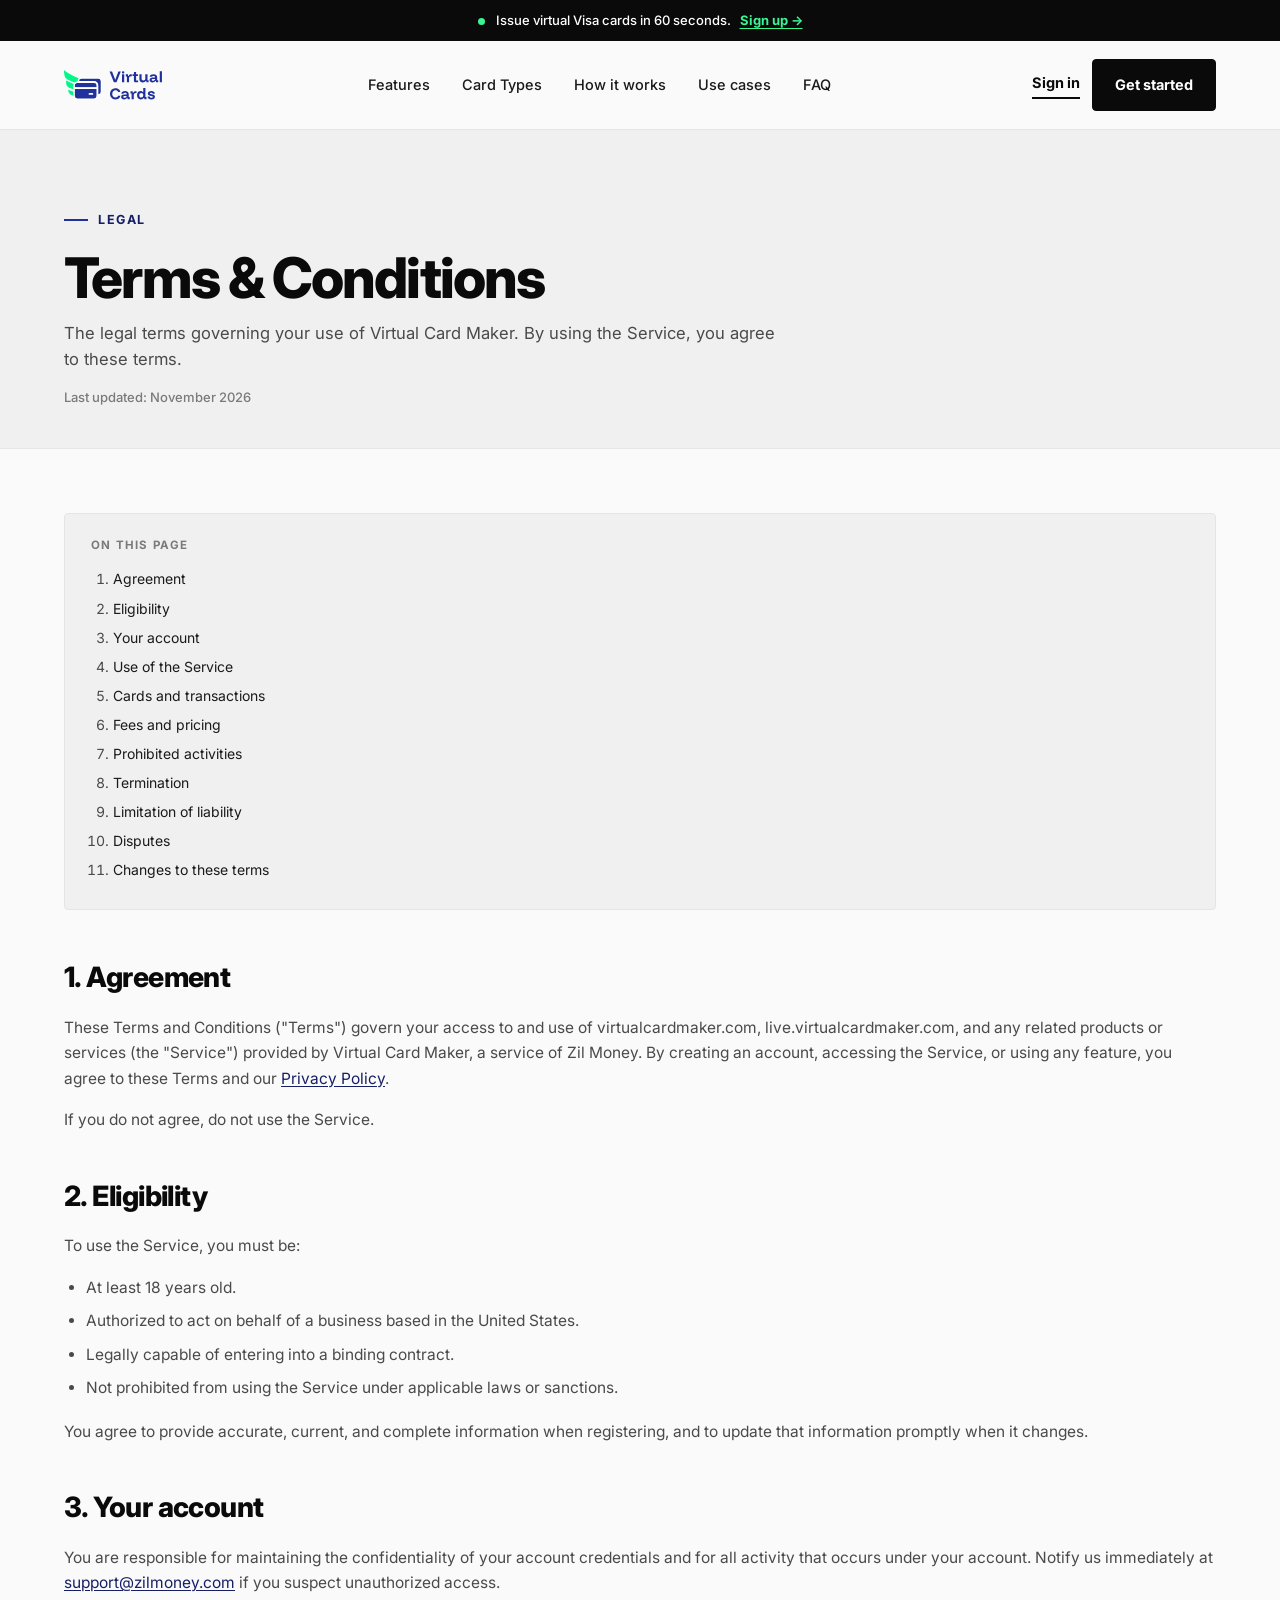
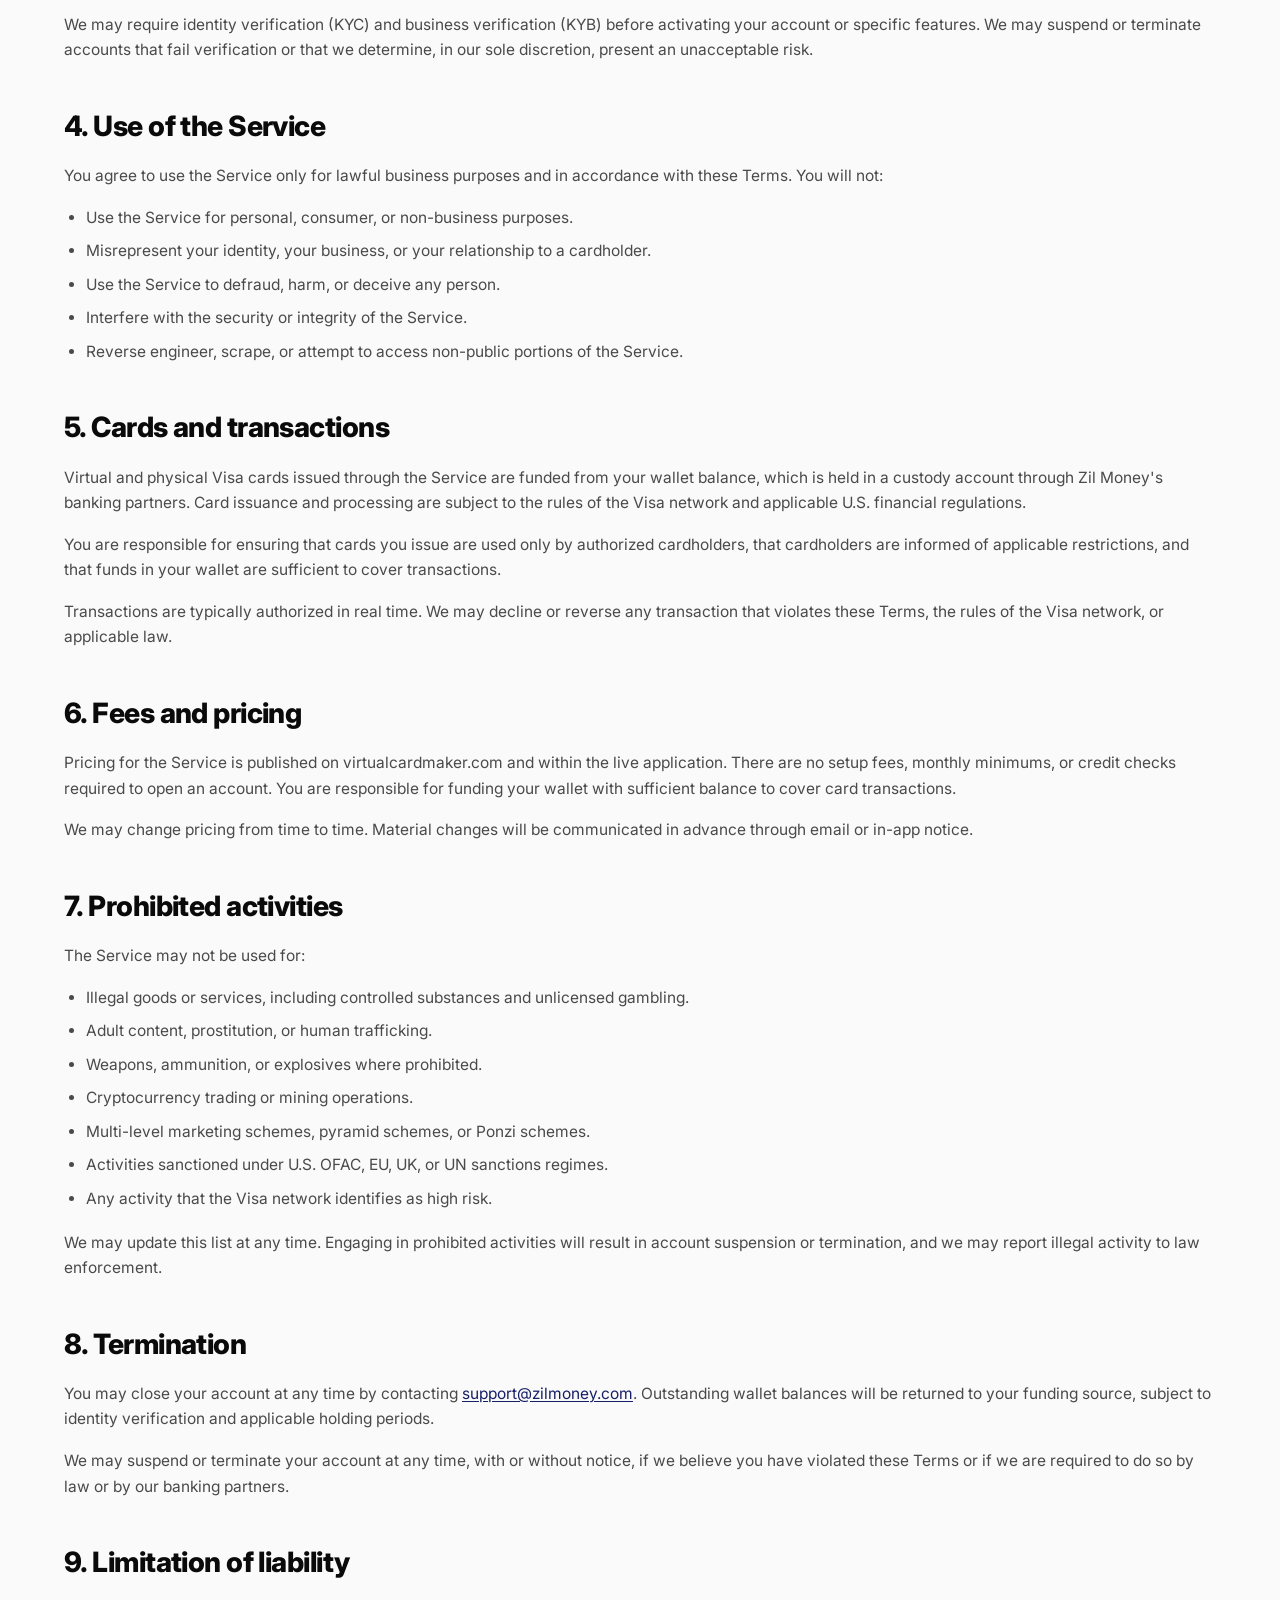
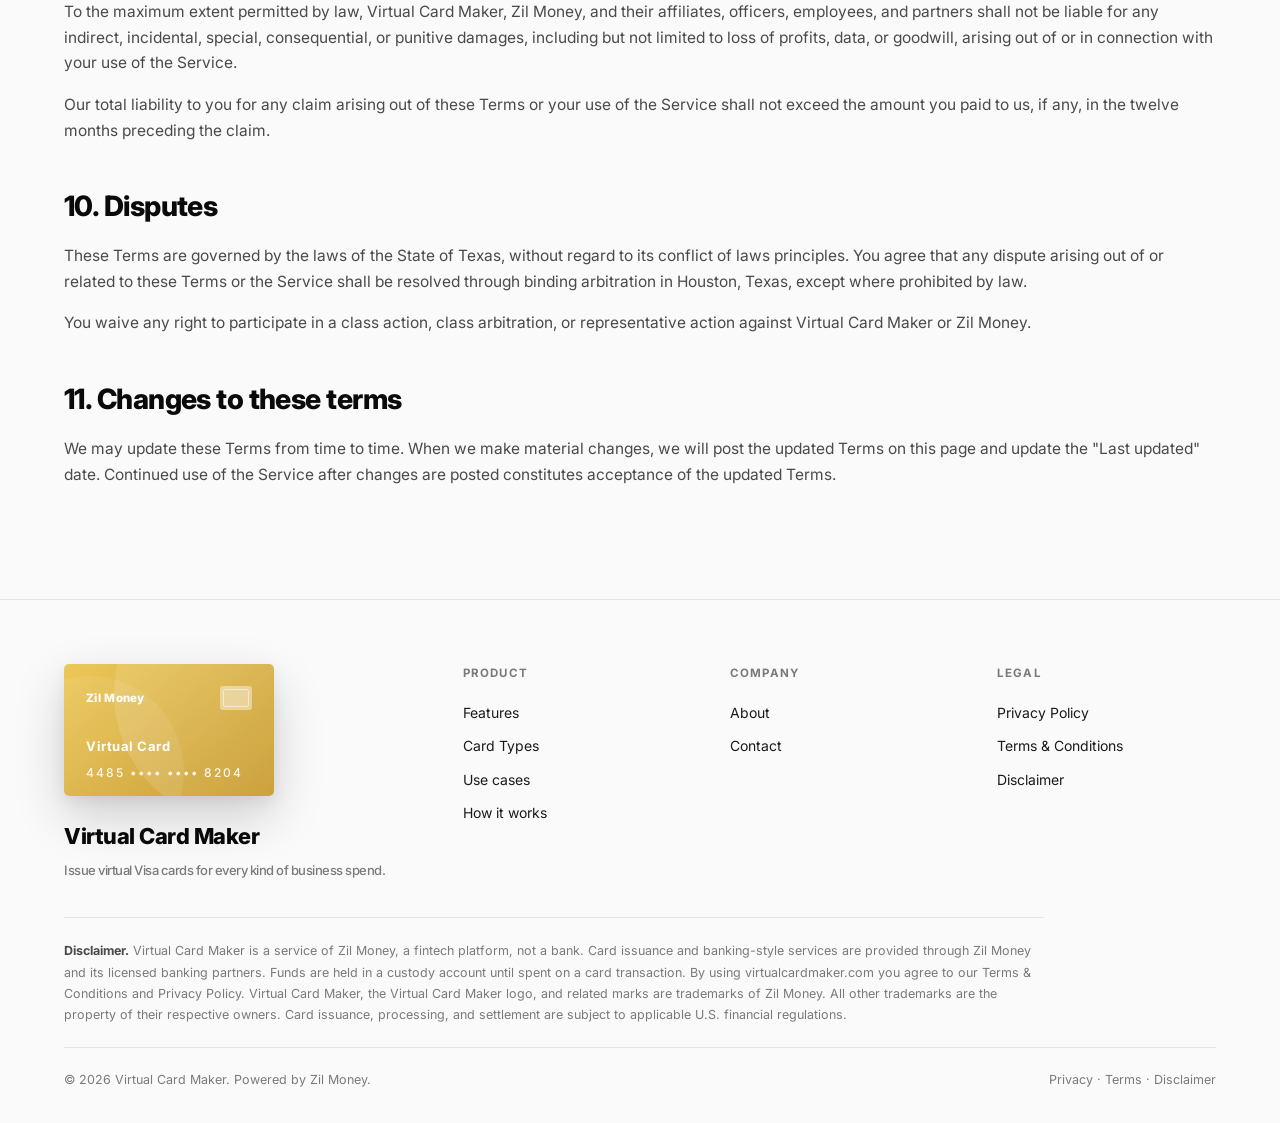
<file: terms-and-conditions.html>
<!DOCTYPE html>
<html lang="en">
<head>
<meta charset="UTF-8" />
<meta name="viewport" content="width=device-width, initial-scale=1.0" />
<title>Terms &amp; Conditions | Virtual Card Maker</title>
<meta name="description" content="The legal terms governing your use of Virtual Card Maker." />
<meta name="google-site-verification" content="fLqF7Zcdxk2ZRZaVAarJKv1bZun5I27BjCkMNfFPQQI" />
<!-- Google tag (gtag.js) -->
<script async src="https://www.googletagmanager.com/gtag/js?id=G-BGXBHG17B0"></script>
<script>
  window.dataLayer = window.dataLayer || [];
  function gtag(){dataLayer.push(arguments);}
  gtag('js', new Date());
  gtag('config', 'G-BGXBHG17B0');
</script>
<link rel="preconnect" href="https://fonts.googleapis.com">
<link rel="preconnect" href="https://fonts.gstatic.com" crossorigin>
<link href="https://fonts.googleapis.com/css2?family=Inter:wght@400;500;600;700;800;900&display=swap" rel="stylesheet">
<link rel="stylesheet" href="legal-style.css">
</head>
<body>

<div class="topbar">
  <span class="dot"></span> Issue virtual Visa cards in 60 seconds. <a href="https://live.virtualcardmaker.com/auth/signup">Sign up &rarr;</a>
</div>

<nav class="nav">
  <div class="nav-inner">
    <a href="index.html" class="logo">
      <svg class="logo-svg" viewBox="0 0 133 39" fill="none" xmlns="http://www.w3.org/2000/svg" aria-label="Zil Money">
        <path d="M0 0C1.47298 1.26158 2.16054 1.85323 3.63353 2.90454C10.5776 7.74069 19.3128 10.3177 26.8881 14.5229C30.8862 16.6255 33.103 18.6109 34.1552 23.2366C34.576 24.4982 34.8819 26.3319 34.8819 27.5935C32.3567 23.5985 28.1898 21.288 23.9813 19.6059C18.0894 17.293 11.2847 16.0143 5.81359 13.0706C0.973849 10.5474 0.631281 7.95095 0 2.90454V0Z" fill="#00F889"/>
        <path d="M34.4605 33.731C34.4605 33.731 34.1646 32.0298 33.7573 31.6229C28.0561 24.9079 9.31373 27.39 4.22325 21.082C2.18704 18.8437 3.02054 16.2008 2.81689 13.352C2.81689 13.352 2.90922 13.6478 3.52007 14.0548C3.92727 14.2582 4.72279 14.554 4.92644 14.7575C10.8313 18.4201 17.6005 19.1395 23.9126 21.7847C29.4103 23.8196 34.4605 27.2196 34.4605 33.731Z" fill="#00F889"/>
        <path d="M5.71621 25.2979C6.32528 25.7049 6.80456 26.2964 7.81967 26.7034C14.5197 29.7556 28.6872 28.9393 33.763 34.4333C34.9811 35.6542 33.56 34.5416 33.763 36.373C33.763 36.373 33.2855 36.7798 32.6764 36.373C26.7885 33.3207 19.926 34.9515 13.4291 33.7306C10.5867 33.1202 7.83856 32.363 6.4174 29.5142C6.01135 28.9038 5.71621 28.4235 5.71621 27.4061C5.51319 26.5922 5.71621 25.2979 5.71621 25.2979Z" fill="#00F889"/>
        <path d="M44.5568 10.3915C46.8314 10.3915 48.6831 12.2432 48.6831 14.5177V28.3623C48.6831 30.605 46.8796 32.4416 44.6486 32.4884L43.6845 32.5086V20.0292C43.6845 17.4741 41.6072 15.39 39.0575 15.39H18.665L18.6853 14.4259C18.732 12.1974 20.5662 10.3915 22.7993 10.3915H44.5568Z" fill="#20319D" stroke="white" stroke-width="1.88859"/>
        <path d="M39.0581 15.9029C41.323 15.9029 43.1723 17.757 43.1723 20.0291V23.2308H13.1743V20.0291C13.1743 17.7545 15.026 15.9029 17.3006 15.9029H39.0581Z" fill="#20319D" stroke="white" stroke-width="1.88859"/>
        <path d="M43.1723 23.7437V33.8738C43.1723 36.146 41.323 38 39.0581 38H17.3006C15.026 38 13.1743 36.1484 13.1743 33.8738V23.7437H43.1723ZM33.2224 30.7955C33.0773 30.7955 32.9659 30.9072 32.9659 31.052C32.9659 31.1908 33.0835 31.3084 33.2224 31.3084H36.8247C36.9636 31.3084 37.0811 31.1909 37.0811 31.052C37.0811 30.9072 36.9698 30.7955 36.8247 30.7955H33.2224Z" fill="#20319D" stroke="white" stroke-width="1.88859"/>
        <path d="M64.8332 16L59.2541 2.00909H62.4669L66.5605 12.6836H66.6469L70.6887 2.00909H73.8323L68.2532 16H64.8332ZM75.4449 16V5.63636H78.3122V16H75.4449ZM76.8785 4.61727C76.441 4.61727 76.0667 4.46758 75.7558 4.16818C75.4564 3.85727 75.3067 3.48303 75.3067 3.04545C75.3067 2.60788 75.4564 2.23939 75.7558 1.94C76.0667 1.62909 76.441 1.47364 76.8785 1.47364C77.3161 1.47364 77.6846 1.62909 77.984 1.94C78.2949 2.23939 78.4504 2.60788 78.4504 3.04545C78.4504 3.48303 78.2949 3.85727 77.984 4.16818C77.6846 4.46758 77.3161 4.61727 76.8785 4.61727ZM81.7411 16V8.46909H80.3247V5.63636H83.2265V7.67455H83.952C84.2284 6.94909 84.6659 6.40788 85.2647 6.05091C85.8635 5.69394 86.5371 5.51546 87.2856 5.51546H88.1665V8.00273H87.1647C86.2665 8.00273 85.6044 8.25606 85.1784 8.76273C84.7638 9.26939 84.5565 9.93727 84.5565 10.7664V16H81.7411ZM93.218 16C92.481 16 91.9053 15.8158 91.4907 15.4473C91.0877 15.0673 90.8862 14.4915 90.8862 13.72V7.88182H89.1071V5.63636H90.9207V2.52727H93.7189V5.63636H96.1198V7.88182H93.7534V13.7545H96.3616V16H93.218ZM102.506 16.19C101.066 16.19 99.961 15.81 99.1895 15.05C98.418 14.29 98.0322 13.2536 98.0322 11.9409V5.63636H100.9V11.3882C100.9 12.1367 101.09 12.7009 101.47 13.0809C101.861 13.4494 102.443 13.6336 103.214 13.6336C104.009 13.6336 104.619 13.4321 105.045 13.0291C105.483 12.6261 105.701 12.0503 105.701 11.3018V5.63636H108.569V13.1673H109.985V16H107.083V14.3073H106.358C105.943 14.9176 105.436 15.3839 104.838 15.7064C104.25 16.0288 103.473 16.19 102.506 16.19ZM115.158 16.19C113.937 16.19 112.981 15.8964 112.29 15.3091C111.599 14.7103 111.254 13.9273 111.254 12.96C111.254 11.9352 111.611 11.1464 112.325 10.5936C113.039 10.0409 114.064 9.76455 115.399 9.76455H118.37V9.36727C118.37 8.2503 117.702 7.69182 116.367 7.69182C115.204 7.69182 114.501 8.09485 114.259 8.90091H111.409C111.64 7.76091 112.175 6.89727 113.016 6.31C113.856 5.72273 114.973 5.42909 116.367 5.42909C117.91 5.42909 119.084 5.77455 119.89 6.46545C120.708 7.15636 121.117 8.16394 121.117 9.48818V13.1673H122.464V16H119.562V14.3073H118.837C118.48 14.9061 118.002 15.3724 117.403 15.7064C116.804 16.0288 116.056 16.19 115.158 16.19ZM115.589 14.0136C116.131 14.0136 116.609 13.9158 117.023 13.72C117.438 13.5242 117.766 13.2652 118.008 12.9427C118.249 12.6088 118.37 12.2345 118.37 11.82V11.6645H115.538C114.501 11.6645 113.983 12.0503 113.983 12.8218C113.983 13.2018 114.127 13.4955 114.415 13.7027C114.703 13.91 115.094 14.0136 115.589 14.0136ZM124.474 16V1.49091H127.341V16H124.474ZM66.9405 38.2591C65.5126 38.2591 64.2632 37.9655 63.1923 37.3782C62.1329 36.7794 61.3096 35.9388 60.7223 34.8564C60.1351 33.7624 59.8414 32.49 59.8414 31.0391C59.8414 29.5652 60.1351 28.287 60.7223 27.2045C61.3096 26.1221 62.1329 25.2873 63.1923 24.7C64.2632 24.1012 65.5126 23.8018 66.9405 23.8018C68.092 23.8018 69.1111 24.0033 69.9978 24.4064C70.896 24.7979 71.6272 25.3621 72.1914 26.0991C72.7672 26.8361 73.1299 27.717 73.2796 28.7418H70.2396C70.1129 27.9933 69.756 27.4176 69.1687 27.0145C68.5814 26.6 67.8387 26.3927 66.9405 26.3927C65.6508 26.3927 64.6317 26.8015 63.8832 27.6191C63.1348 28.4367 62.7605 29.5767 62.7605 31.0391C62.7605 32.49 63.1348 33.63 63.8832 34.4591C64.6317 35.2767 65.6508 35.6855 66.9405 35.6855C67.8387 35.6855 68.5814 35.4782 69.1687 35.0636C69.756 34.6491 70.1129 34.0676 70.2396 33.3191H73.2796C73.1299 34.3439 72.7672 35.2306 72.1914 35.9791C71.6272 36.7161 70.896 37.2803 69.9978 37.6718C69.1111 38.0633 68.092 38.2591 66.9405 38.2591ZM78.2177 38.19C76.9971 38.19 76.0413 37.8964 75.3504 37.3091C74.6595 36.7103 74.3141 35.9273 74.3141 34.96C74.3141 33.9352 74.671 33.1464 75.385 32.5936C76.0989 32.0409 77.1238 31.7645 78.4595 31.7645H81.4304V31.3673C81.4304 30.2503 80.7626 29.6918 79.4268 29.6918C78.2638 29.6918 77.5613 30.0948 77.3195 30.9009H74.4695C74.6998 29.7609 75.2353 28.8973 76.0759 28.31C76.9165 27.7227 78.0335 27.4291 79.4268 27.4291C80.9698 27.4291 82.1444 27.7745 82.9504 28.4655C83.768 29.1564 84.1768 30.1639 84.1768 31.4882V35.1673H85.5241V38H82.6223V36.3073H81.8968C81.5398 36.9061 81.062 37.3724 80.4632 37.7064C79.8644 38.0288 79.1159 38.19 78.2177 38.19ZM78.6495 36.0136C79.1907 36.0136 79.6686 35.9158 80.0832 35.72C80.4977 35.5242 80.8259 35.2652 81.0677 34.9427C81.3095 34.6088 81.4304 34.2345 81.4304 33.82V33.6645H78.5977C77.5613 33.6645 77.0432 34.0503 77.0432 34.8218C77.0432 35.2018 77.1871 35.4955 77.475 35.7027C77.7629 35.91 78.1544 36.0136 78.6495 36.0136ZM87.8945 38V30.4691H86.4781V27.6364H89.3799V29.6745H90.1054C90.3818 28.9491 90.8193 28.4079 91.4181 28.0509C92.0169 27.6939 92.6905 27.5155 93.439 27.5155H94.3199V30.0027H93.3181C92.4199 30.0027 91.7578 30.2561 91.3318 30.7627C90.9172 31.2694 90.7099 31.9373 90.7099 32.7664V38H87.8945ZM99.9506 38.2073C98.8912 38.2073 97.9872 37.9827 97.2388 37.5336C96.5018 37.0845 95.9433 36.457 95.5633 35.6509C95.1833 34.8333 94.9933 33.8891 94.9933 32.8182C94.9933 31.7358 95.1776 30.7915 95.546 29.9855C95.9145 29.1679 96.45 28.5403 97.1524 28.1027C97.8663 27.6536 98.7185 27.4291 99.7088 27.4291C100.469 27.4291 101.119 27.573 101.661 27.8609C102.213 28.1373 102.639 28.5345 102.939 29.0527H103.008V23.4909H105.875V35.1673H107.291V38H104.39V36.3073H103.664C103.296 36.9061 102.801 37.3724 102.179 37.7064C101.568 38.0403 100.826 38.2073 99.9506 38.2073ZM100.486 35.72C101.258 35.72 101.868 35.507 102.317 35.0809C102.778 34.6433 103.008 34.0445 103.008 33.2845V32.3518C103.008 31.5918 102.778 30.9988 102.317 30.5727C101.868 30.1352 101.258 29.9164 100.486 29.9164C99.6109 29.9164 98.9545 30.1755 98.5169 30.6936C98.0794 31.2118 97.8606 31.92 97.8606 32.8182C97.8606 33.7164 98.0794 34.4245 98.5169 34.9427C98.9545 35.4609 99.6109 35.72 100.486 35.72ZM113.652 38.2073C112.132 38.2073 110.929 37.8906 110.042 37.2573C109.167 36.6124 108.695 35.7142 108.626 34.5627H111.39C111.482 35.0579 111.718 35.4264 112.098 35.6682C112.489 35.91 113.048 36.0309 113.773 36.0309C114.959 36.0309 115.552 35.7027 115.552 35.0464C115.552 34.7815 115.46 34.5742 115.276 34.4245C115.103 34.2633 114.81 34.1424 114.395 34.0618L112.081 33.6127C110.008 33.2097 108.972 32.2367 108.972 30.6936C108.972 29.7033 109.369 28.9145 110.163 28.3273C110.958 27.7285 112.058 27.4291 113.462 27.4291C114.856 27.4291 115.961 27.7342 116.779 28.3445C117.596 28.9548 118.045 29.807 118.126 30.9009H115.362C115.236 30.4173 115.011 30.0661 114.689 29.8473C114.366 29.6285 113.9 29.5191 113.29 29.5191C112.76 29.5191 112.357 29.5997 112.081 29.7609C111.804 29.9106 111.666 30.1409 111.666 30.4518C111.666 30.6706 111.752 30.8548 111.925 31.0045C112.098 31.1542 112.363 31.2636 112.72 31.3327L115.086 31.7818C116.169 32.0006 116.963 32.3518 117.47 32.8355C117.976 33.3191 118.23 33.9755 118.23 34.8045C118.23 35.8755 117.832 36.7103 117.038 37.3091C116.255 37.9079 115.126 38.2073 113.652 38.2073Z" fill="#20319D"/>
      </svg>
    </a>
    <div class="nav-links">
      <a href="index.html#features">Features</a>
      <a href="index.html#cards">Card Types</a>
      <a href="index.html#how">How it works</a>
      <a href="index.html#use-cases">Use cases</a>
      <a href="index.html#faq">FAQ</a>
    </div>
    <div class="nav-cta">
      <a href="https://live.virtualcardmaker.com/auth/signin" class="btn-link">Sign in</a>
      <a href="https://live.virtualcardmaker.com/auth/signup" class="btn btn-gold">Get started</a>
    </div>
  </div>
</nav>

<section class="legal-header">
  <div class="wrap-narrow">
    <div class="eyebrow">Legal</div>
    <h1>Terms &amp; Conditions</h1>
    <p class="lead">The legal terms governing your use of Virtual Card Maker. By using the Service, you agree to these terms.</p>
    <div class="updated">Last updated: November 2026</div>
  </div>
</section>

<section class="legal-body">
  <div class="wrap-narrow">

    <div class="legal-toc">
      <h4>On this page</h4>
      <ol>
        <li><a href="#agreement">Agreement</a></li>
        <li><a href="#eligibility">Eligibility</a></li>
        <li><a href="#account">Your account</a></li>
        <li><a href="#service">Use of the Service</a></li>
        <li><a href="#cards">Cards and transactions</a></li>
        <li><a href="#fees">Fees and pricing</a></li>
        <li><a href="#prohibited">Prohibited activities</a></li>
        <li><a href="#termination">Termination</a></li>
        <li><a href="#liability">Limitation of liability</a></li>
        <li><a href="#disputes">Disputes</a></li>
        <li><a href="#changes">Changes to these terms</a></li>
      </ol>
    </div>

    <h2 id="agreement">1. Agreement</h2>
    <p>These Terms and Conditions ("Terms") govern your access to and use of virtualcardmaker.com, live.virtualcardmaker.com, and any related products or services (the "Service") provided by Virtual Card Maker, a service of Zil Money. By creating an account, accessing the Service, or using any feature, you agree to these Terms and our <a href="privacy-policy.html">Privacy Policy</a>.</p>
    <p>If you do not agree, do not use the Service.</p>

    <h2 id="eligibility">2. Eligibility</h2>
    <p>To use the Service, you must be:</p>
    <ul>
      <li>At least 18 years old.</li>
      <li>Authorized to act on behalf of a business based in the United States.</li>
      <li>Legally capable of entering into a binding contract.</li>
      <li>Not prohibited from using the Service under applicable laws or sanctions.</li>
    </ul>
    <p>You agree to provide accurate, current, and complete information when registering, and to update that information promptly when it changes.</p>

    <h2 id="account">3. Your account</h2>
    <p>You are responsible for maintaining the confidentiality of your account credentials and for all activity that occurs under your account. Notify us immediately at <a href="mailto:support@zilmoney.com">support@zilmoney.com</a> if you suspect unauthorized access.</p>
    <p>We may require identity verification (KYC) and business verification (KYB) before activating your account or specific features. We may suspend or terminate accounts that fail verification or that we determine, in our sole discretion, present an unacceptable risk.</p>

    <h2 id="service">4. Use of the Service</h2>
    <p>You agree to use the Service only for lawful business purposes and in accordance with these Terms. You will not:</p>
    <ul>
      <li>Use the Service for personal, consumer, or non-business purposes.</li>
      <li>Misrepresent your identity, your business, or your relationship to a cardholder.</li>
      <li>Use the Service to defraud, harm, or deceive any person.</li>
      <li>Interfere with the security or integrity of the Service.</li>
      <li>Reverse engineer, scrape, or attempt to access non-public portions of the Service.</li>
    </ul>

    <h2 id="cards">5. Cards and transactions</h2>
    <p>Virtual and physical Visa cards issued through the Service are funded from your wallet balance, which is held in a custody account through Zil Money's banking partners. Card issuance and processing are subject to the rules of the Visa network and applicable U.S. financial regulations.</p>
    <p>You are responsible for ensuring that cards you issue are used only by authorized cardholders, that cardholders are informed of applicable restrictions, and that funds in your wallet are sufficient to cover transactions.</p>
    <p>Transactions are typically authorized in real time. We may decline or reverse any transaction that violates these Terms, the rules of the Visa network, or applicable law.</p>

    <h2 id="fees">6. Fees and pricing</h2>
    <p>Pricing for the Service is published on virtualcardmaker.com and within the live application. There are no setup fees, monthly minimums, or credit checks required to open an account. You are responsible for funding your wallet with sufficient balance to cover card transactions.</p>
    <p>We may change pricing from time to time. Material changes will be communicated in advance through email or in-app notice.</p>

    <h2 id="prohibited">7. Prohibited activities</h2>
    <p>The Service may not be used for:</p>
    <ul>
      <li>Illegal goods or services, including controlled substances and unlicensed gambling.</li>
      <li>Adult content, prostitution, or human trafficking.</li>
      <li>Weapons, ammunition, or explosives where prohibited.</li>
      <li>Cryptocurrency trading or mining operations.</li>
      <li>Multi-level marketing schemes, pyramid schemes, or Ponzi schemes.</li>
      <li>Activities sanctioned under U.S. OFAC, EU, UK, or UN sanctions regimes.</li>
      <li>Any activity that the Visa network identifies as high risk.</li>
    </ul>
    <p>We may update this list at any time. Engaging in prohibited activities will result in account suspension or termination, and we may report illegal activity to law enforcement.</p>

    <h2 id="termination">8. Termination</h2>
    <p>You may close your account at any time by contacting <a href="mailto:support@zilmoney.com">support@zilmoney.com</a>. Outstanding wallet balances will be returned to your funding source, subject to identity verification and applicable holding periods.</p>
    <p>We may suspend or terminate your account at any time, with or without notice, if we believe you have violated these Terms or if we are required to do so by law or by our banking partners.</p>

    <h2 id="liability">9. Limitation of liability</h2>
    <p>To the maximum extent permitted by law, Virtual Card Maker, Zil Money, and their affiliates, officers, employees, and partners shall not be liable for any indirect, incidental, special, consequential, or punitive damages, including but not limited to loss of profits, data, or goodwill, arising out of or in connection with your use of the Service.</p>
    <p>Our total liability to you for any claim arising out of these Terms or your use of the Service shall not exceed the amount you paid to us, if any, in the twelve months preceding the claim.</p>

    <h2 id="disputes">10. Disputes</h2>
    <p>These Terms are governed by the laws of the State of Texas, without regard to its conflict of laws principles. You agree that any dispute arising out of or related to these Terms or the Service shall be resolved through binding arbitration in Houston, Texas, except where prohibited by law.</p>
    <p>You waive any right to participate in a class action, class arbitration, or representative action against Virtual Card Maker or Zil Money.</p>

    <h2 id="changes">11. Changes to these terms</h2>
    <p>We may update these Terms from time to time. When we make material changes, we will post the updated Terms on this page and update the "Last updated" date. Continued use of the Service after changes are posted constitutes acceptance of the updated Terms.</p>

  </div>
</section>

<footer>
  <div class="wrap">
    <div class="footer-grid">
      <div class="footer-brand">
        <div class="footer-card-display">
          <div class="visa-card">
            <div class="vc-row1">
              <div class="vc-brand">Zil Money</div>
              <div class="vc-chip"></div>
            </div>
            <div class="vc-name">Virtual Card</div>
            <div class="vc-num">4485 &bull;&bull;&bull;&bull; &bull;&bull;&bull;&bull; 8204</div>
            <div class="vc-row3">
              <div>
                <div class="vc-label">Issued by</div>
                <div class="vc-value">Zil Money</div>
              </div>
              <div class="vc-logo">VISA</div>
            </div>
          </div>
        </div>
        <div class="footer-product">
          Virtual Card Maker
          <small>Issue virtual Visa cards for every kind of business spend.</small>
        </div>
      </div>
      <div>
        <h5>Product</h5>
        <a href="index.html#features">Features</a>
        <a href="index.html#cards">Card Types</a>
        <a href="index.html#use-cases">Use cases</a>
        <a href="index.html#how">How it works</a>
      </div>
      <div>
        <h5>Company</h5>
        <a href="about.html">About</a>
        <a href="contact.html">Contact</a>
      </div>
      <div>
        <h5>Legal</h5>
        <a href="privacy-policy.html">Privacy Policy</a>
        <a href="terms-and-conditions.html">Terms &amp; Conditions</a>
        <a href="disclaimer.html">Disclaimer</a>
      </div>
    </div>
    <div class="footer-disclaimer">
      <strong>Disclaimer.</strong> Virtual Card Maker is a service of Zil Money, a fintech platform, not a bank. Card issuance and banking-style services are provided through Zil Money and its licensed banking partners. Funds are held in a custody account until spent on a card transaction. By using virtualcardmaker.com you agree to our Terms &amp; Conditions and Privacy Policy. Virtual Card Maker, the Virtual Card Maker logo, and related marks are trademarks of Zil Money. All other trademarks are the property of their respective owners. Card issuance, processing, and settlement are subject to applicable U.S. financial regulations.
    </div>
    <div class="footer-bottom">
      <div>&copy; 2026 Virtual Card Maker. Powered by Zil Money.</div>
      <div><a href="privacy-policy.html">Privacy</a> &middot; <a href="terms-and-conditions.html">Terms</a> &middot; <a href="disclaimer.html">Disclaimer</a></div>
    </div>
  </div>
</footer>

</body>
</html>
</file>
<file: legal-style.css>
/* Shared styles for About, Contact, Privacy, Terms, Disclaimer */
:root {
  --gold: #20319D;
  --gold-dark: #161F66;
  --gold-bright: #3BF493;
  --gold-deep: #0E165C;
  --gold-tint: #E8EBFF;
  --gold-tint-2: #C5CBFF;
  --card-1: #EDC85B;
  --card-2: #C39320;
  --black: #0A0A0A;
  --ink-1: #1A1A1A;
  --ink-2: #4A4A4A;
  --ink-3: #7A7A7A;
  --ink-4: #B5B5B5;
  --white: #FFFFFF;
  --bg: #FAFAFA;
  --off-white: #F0F0F0;
  --line: #E5E5E5;
}

*, *::before, *::after { box-sizing: border-box; margin: 0; padding: 0; }
html { scroll-behavior: smooth; }
body {
  font-family: 'Inter', -apple-system, BlinkMacSystemFont, system-ui, sans-serif;
  font-size: 16px; line-height: 1.65;
  background: var(--bg); color: var(--ink-1);
  -webkit-font-smoothing: antialiased;
}
::selection { background: var(--gold); color: var(--white); }
.wrap { width: 90%; max-width: 1500px; margin: 0 auto; }
.wrap-narrow { width: 90%; max-width: 1500px; margin: 0 auto; }

/* TOPBAR */
.topbar {
  background: var(--black); color: var(--white);
  font-size: 13px; padding: 10px 0; text-align: center; font-weight: 500;
}
.topbar a { color: var(--gold-bright); text-decoration: underline; text-underline-offset: 3px; margin-left: 6px; font-weight: 700; }
.topbar .dot { display: inline-block; width: 7px; height: 7px; border-radius: 50%; background: var(--gold-bright); margin-right: 8px; vertical-align: middle; animation: blink 1.6s infinite; }
@keyframes blink { 50% { opacity: 0.3; } }

/* NAV */
nav.nav {
  position: sticky; top: 0; z-index: 50;
  background: rgba(250, 250, 250, 0.92);
  backdrop-filter: blur(10px);
  border-bottom: 1px solid var(--line);
}
.nav-inner {
  width: 90%; max-width: 1500px; margin: 0 auto;
  display: flex; align-items: center; justify-content: space-between;
  padding: 18px 0;
}
.logo { display: inline-flex; align-items: center; gap: 14px; text-decoration: none; color: var(--black); }
.logo-svg { height: 30px; width: auto; display: block; }
.nav-links { display: flex; gap: 32px; }
.nav-links a { color: var(--ink-1); text-decoration: none; font-size: 14.5px; font-weight: 500; transition: color .15s; }
.nav-links a:hover { color: var(--gold-dark); }
.nav-cta { display: flex; gap: 12px; align-items: center; }

/* BUTTONS */
.btn {
  display: inline-flex; align-items: center; gap: 8px;
  padding: 13px 22px; font-size: 14.5px; font-weight: 700;
  text-decoration: none; cursor: pointer; transition: all .18s ease;
  border: 1.5px solid var(--black); background: transparent; color: var(--black);
  border-radius: 4px; font-family: inherit;
}
.btn:hover { background: var(--black); color: var(--white); }
.btn-gold { background: var(--black); border-color: var(--black); color: var(--white); }
.btn-gold:hover { background: var(--gold); border-color: var(--gold); color: var(--white); transform: translateY(-1px); box-shadow: 0 12px 28px rgba(32, 49, 157, 0.32); }
.btn-link { background: transparent; border: 0; padding: 0 0 2px 0; color: var(--black); font-weight: 700; font-size: 14.5px; text-decoration: none; border-bottom: 2px solid var(--black); font-family: inherit; }
.btn-link:hover { color: var(--gold-dark); border-bottom-color: var(--gold); }

/* LEGAL PAGE LAYOUT */
.legal-header {
  padding: 72px 0 40px;
  border-bottom: 1px solid var(--line);
  background: var(--off-white);
}
.legal-header .eyebrow {
  display: inline-flex; align-items: center; gap: 10px;
  font-size: 12.5px; font-weight: 700; color: var(--gold-dark);
  text-transform: uppercase; letter-spacing: 1.6px; margin-bottom: 18px;
}
.legal-header .eyebrow::before { content: ''; width: 24px; height: 2px; background: var(--gold); }
.legal-header h1 {
  font-size: clamp(34px, 5vw, 56px);
  font-weight: 800; color: var(--black);
  line-height: 1.05; letter-spacing: -0.035em; margin-bottom: 14px;
}
.legal-header p.lead {
  font-size: clamp(15px, 1.3vw, 18px); color: var(--ink-2);
  max-width: 720px; line-height: 1.55;
}
.legal-header .updated { font-size: 13px; color: var(--ink-3); margin-top: 14px; font-weight: 500; }

.legal-body { padding: 64px 0 96px; }
.legal-body h2 {
  font-size: clamp(22px, 2.4vw, 28px);
  font-weight: 800; color: var(--black);
  letter-spacing: -0.02em; margin: 40px 0 14px;
  scroll-margin-top: 90px;
}
.legal-body h2:first-child { margin-top: 0; }
.legal-body h3 {
  font-size: 18px; font-weight: 700; color: var(--ink-1);
  margin: 26px 0 10px; letter-spacing: -0.01em;
}
.legal-body p {
  font-size: 15.5px; color: var(--ink-2); margin-bottom: 16px;
}
.legal-body ul, .legal-body ol { padding-left: 22px; margin-bottom: 18px; }
.legal-body li { font-size: 15.5px; color: var(--ink-2); margin-bottom: 8px; }
.legal-body strong { color: var(--ink-1); font-weight: 700; }
.legal-body a { color: var(--gold-dark); text-decoration: underline; text-underline-offset: 2px; }
.legal-body a:hover { color: var(--gold); }
.legal-body hr { border: none; border-top: 1px solid var(--line); margin: 36px 0; }

.legal-toc {
  background: var(--off-white); border: 1px solid var(--line);
  border-radius: 4px; padding: 22px 26px; margin-bottom: 44px;
}
.legal-toc h4 {
  font-size: 11.5px; font-weight: 700; color: var(--ink-3);
  text-transform: uppercase; letter-spacing: 1.2px; margin-bottom: 12px;
}
.legal-toc ol { padding-left: 22px; margin: 0; }
.legal-toc li { font-size: 14px; margin-bottom: 6px; }
.legal-toc a { color: var(--ink-1); text-decoration: none; }
.legal-toc a:hover { color: var(--gold-dark); text-decoration: underline; }

/* CONTACT PAGE EXTRAS */
.contact-grid {
  display: grid; grid-template-columns: 1fr 1fr; gap: 48px; margin-top: 32px;
}
.contact-card {
  padding: 28px; background: var(--white); border: 1px solid var(--line);
  border-radius: 4px;
}
.contact-card h3 {
  font-size: 17px; font-weight: 700; color: var(--black);
  margin-bottom: 8px; letter-spacing: -0.01em;
}
.contact-card p { font-size: 14.5px; color: var(--ink-2); margin-bottom: 10px; }
.contact-card a { color: var(--gold-dark); font-weight: 600; }

/* ABOUT PAGE EXTRAS */
.about-cards {
  display: grid; grid-template-columns: repeat(3, 1fr); gap: 22px;
  margin: 32px 0 16px;
}
.about-card {
  padding: 28px; background: var(--white); border: 1px solid var(--line);
  border-radius: 4px;
}
.about-card h3 { font-size: 17px; font-weight: 700; color: var(--black); margin-bottom: 8px; }
.about-card p { font-size: 14.5px; color: var(--ink-2); margin: 0; }

/* VISA CARD (footer reuse) */
.visa-card {
  aspect-ratio: 1.6 / 1; width: 100%; padding: 22px;
  border-radius: 5px; color: var(--white);
  position: relative; overflow: hidden;
  background: linear-gradient(140deg, var(--card-1) 0%, var(--card-2) 100%);
  box-shadow: 0 20px 50px rgba(10, 10, 10, 0.18), 0 6px 14px rgba(10, 10, 10, 0.06);
}
.visa-card::before { content: ''; position: absolute; top: -100px; right: -100px; width: 260px; height: 260px; border-radius: 50%; background: rgba(255, 255, 255, 0.13); }
.visa-card::after { content: ''; position: absolute; bottom: -70px; left: -70px; width: 190px; height: 190px; border-radius: 50%; background: rgba(255, 255, 255, 0.08); }
.vc-row1 { display: flex; justify-content: space-between; align-items: center; margin-bottom: 26px; position: relative; z-index: 1; }
.vc-brand { font-size: 11.5px; font-weight: 800; letter-spacing: 0.3px; }
.vc-chip { width: 32px; height: 24px; background: rgba(255, 255, 255, 0.42); border-radius: 3px; position: relative; }
.vc-chip::after { content: ''; position: absolute; inset: 3px; border: 1px solid rgba(255, 255, 255, 0.5); border-radius: 2px; }
.vc-name { font-size: 13px; font-weight: 700; letter-spacing: 0.5px; margin-bottom: 5px; position: relative; z-index: 1; }
.vc-num { font-size: 12px; letter-spacing: 2px; opacity: 0.9; font-weight: 500; position: relative; z-index: 1; }
.vc-row3 { display: flex; justify-content: space-between; align-items: flex-end; margin-top: 14px; position: relative; z-index: 1; }
.vc-label { font-size: 8px; opacity: 0.85; text-transform: uppercase; letter-spacing: 1.1px; font-weight: 600; }
.vc-value { font-size: 11px; font-weight: 700; margin-top: 2px; }
.vc-logo { font-weight: 800; font-style: italic; font-size: 18px; letter-spacing: -0.6px; }

/* FOOTER */
footer { background: var(--bg); border-top: 1px solid var(--line); padding: 64px 0 32px; }
.footer-grid { display: grid; grid-template-columns: 1.6fr 1fr 1fr 1fr; gap: 48px; margin-bottom: 36px; }
.footer-brand { display: flex; flex-direction: column; gap: 22px; }
.footer-card-display { width: 210px; }
.footer-product { font-size: 22px; font-weight: 800; color: var(--black); letter-spacing: -0.5px; }
.footer-product small { display: block; font-size: 13px; font-weight: 500; color: var(--ink-3); margin-top: 6px; }
.footer-grid h5 { font-size: 11.5px; color: var(--ink-3); margin-bottom: 18px; text-transform: uppercase; letter-spacing: 1.2px; font-weight: 700; }
.footer-grid a { display: block; color: var(--ink-1); font-size: 14px; text-decoration: none; margin-bottom: 10px; transition: color .15s; }
.footer-grid a:hover { color: var(--gold-dark); }
.footer-disclaimer {
  margin-top: 8px; padding: 22px 0;
  border-top: 1px solid var(--line);
  font-size: 12.5px; color: var(--ink-3); line-height: 1.7;
  max-width: 980px;
}
.footer-disclaimer strong { color: var(--ink-2); font-weight: 700; }
.footer-bottom {
  padding-top: 22px; border-top: 1px solid var(--line);
  display: flex; justify-content: space-between; align-items: center;
  font-size: 12.5px; color: var(--ink-3); flex-wrap: wrap; gap: 12px;
}
.footer-bottom a { color: var(--ink-3); text-decoration: none; }
.footer-bottom a:hover { color: var(--gold-dark); }

/* RESPONSIVE */
@media (max-width: 860px) {
  .nav-links { display: none; }
  .footer-grid { grid-template-columns: 1fr 1fr; gap: 36px; }
  .footer-brand { grid-column: 1 / -1; }
  .contact-grid { grid-template-columns: 1fr; }
  .about-cards { grid-template-columns: 1fr; }
}
@media (max-width: 600px) {
  .footer-grid { grid-template-columns: 1fr; gap: 32px; }
  .nav-cta .btn-link { display: none; }
  .legal-header { padding: 48px 0 32px; }
  .legal-body { padding: 40px 0 64px; }
  .footer-bottom { flex-direction: column; align-items: flex-start; }
}
</file>
